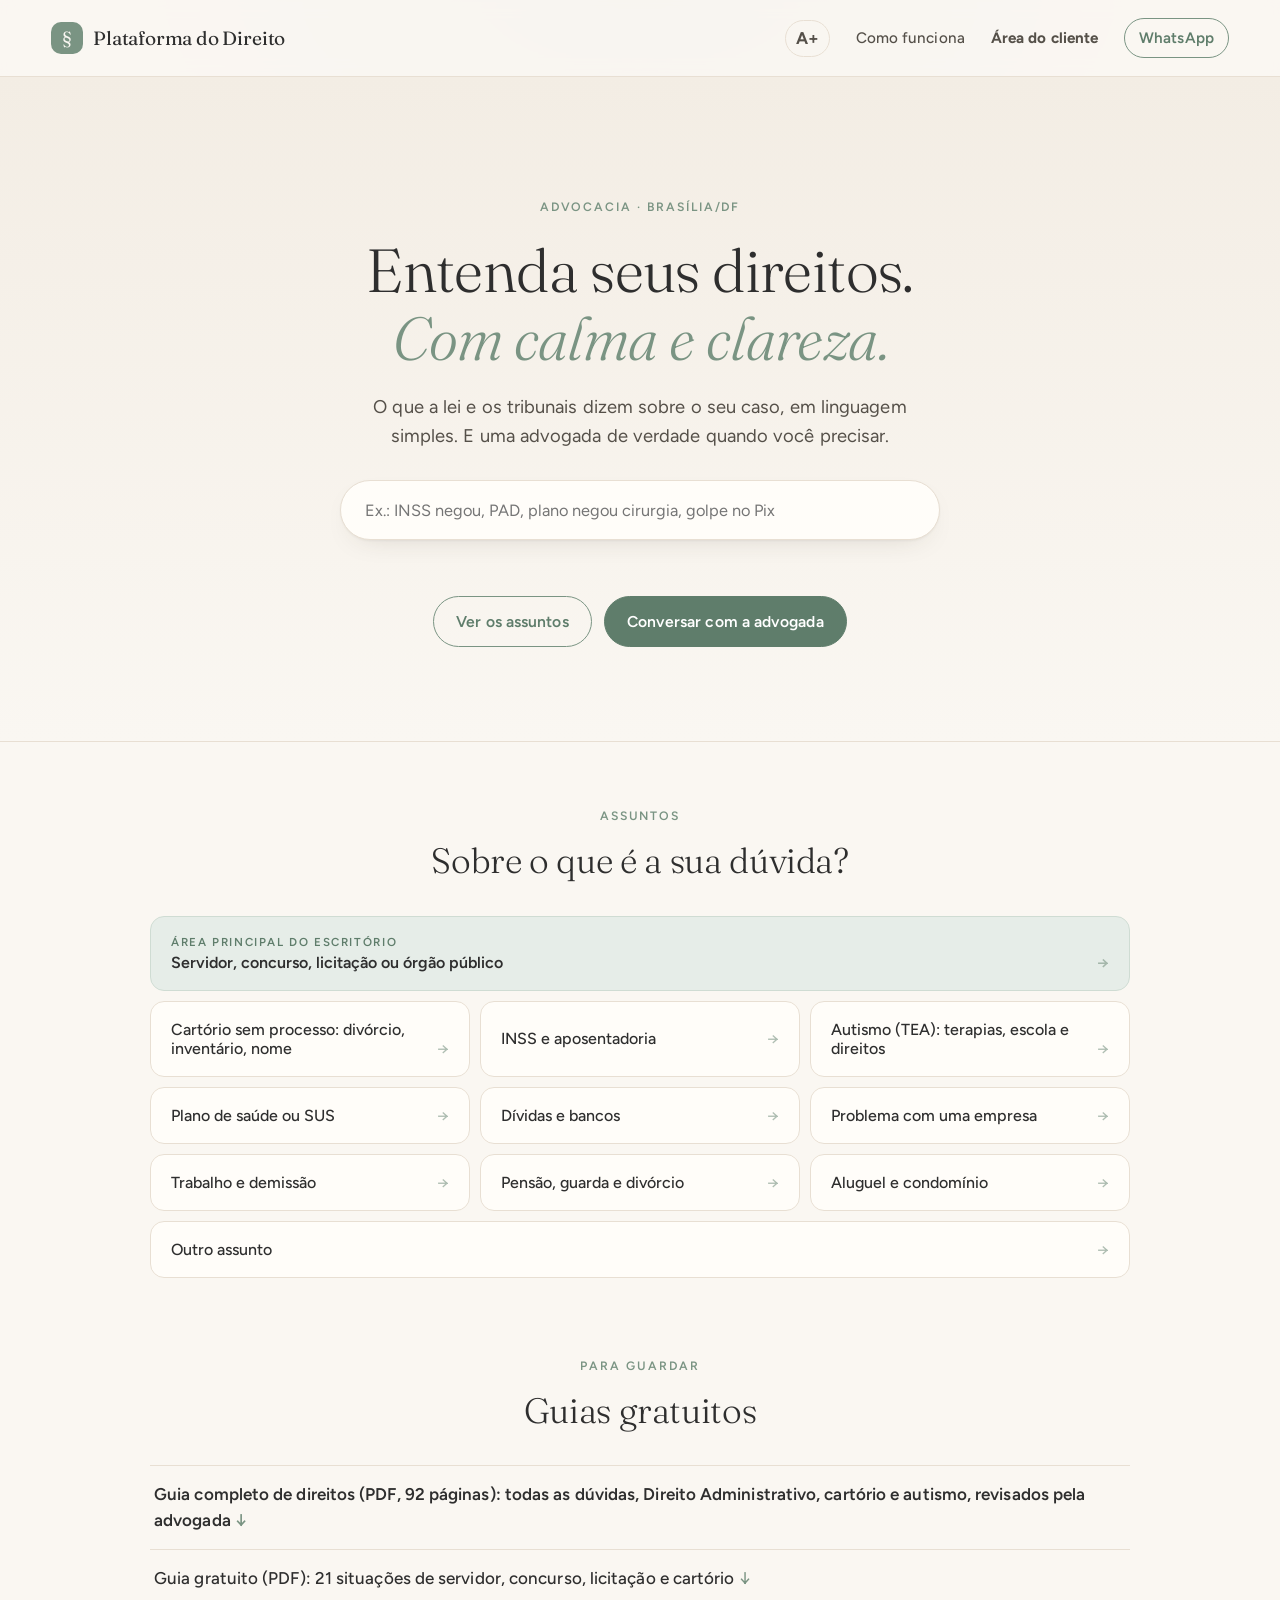
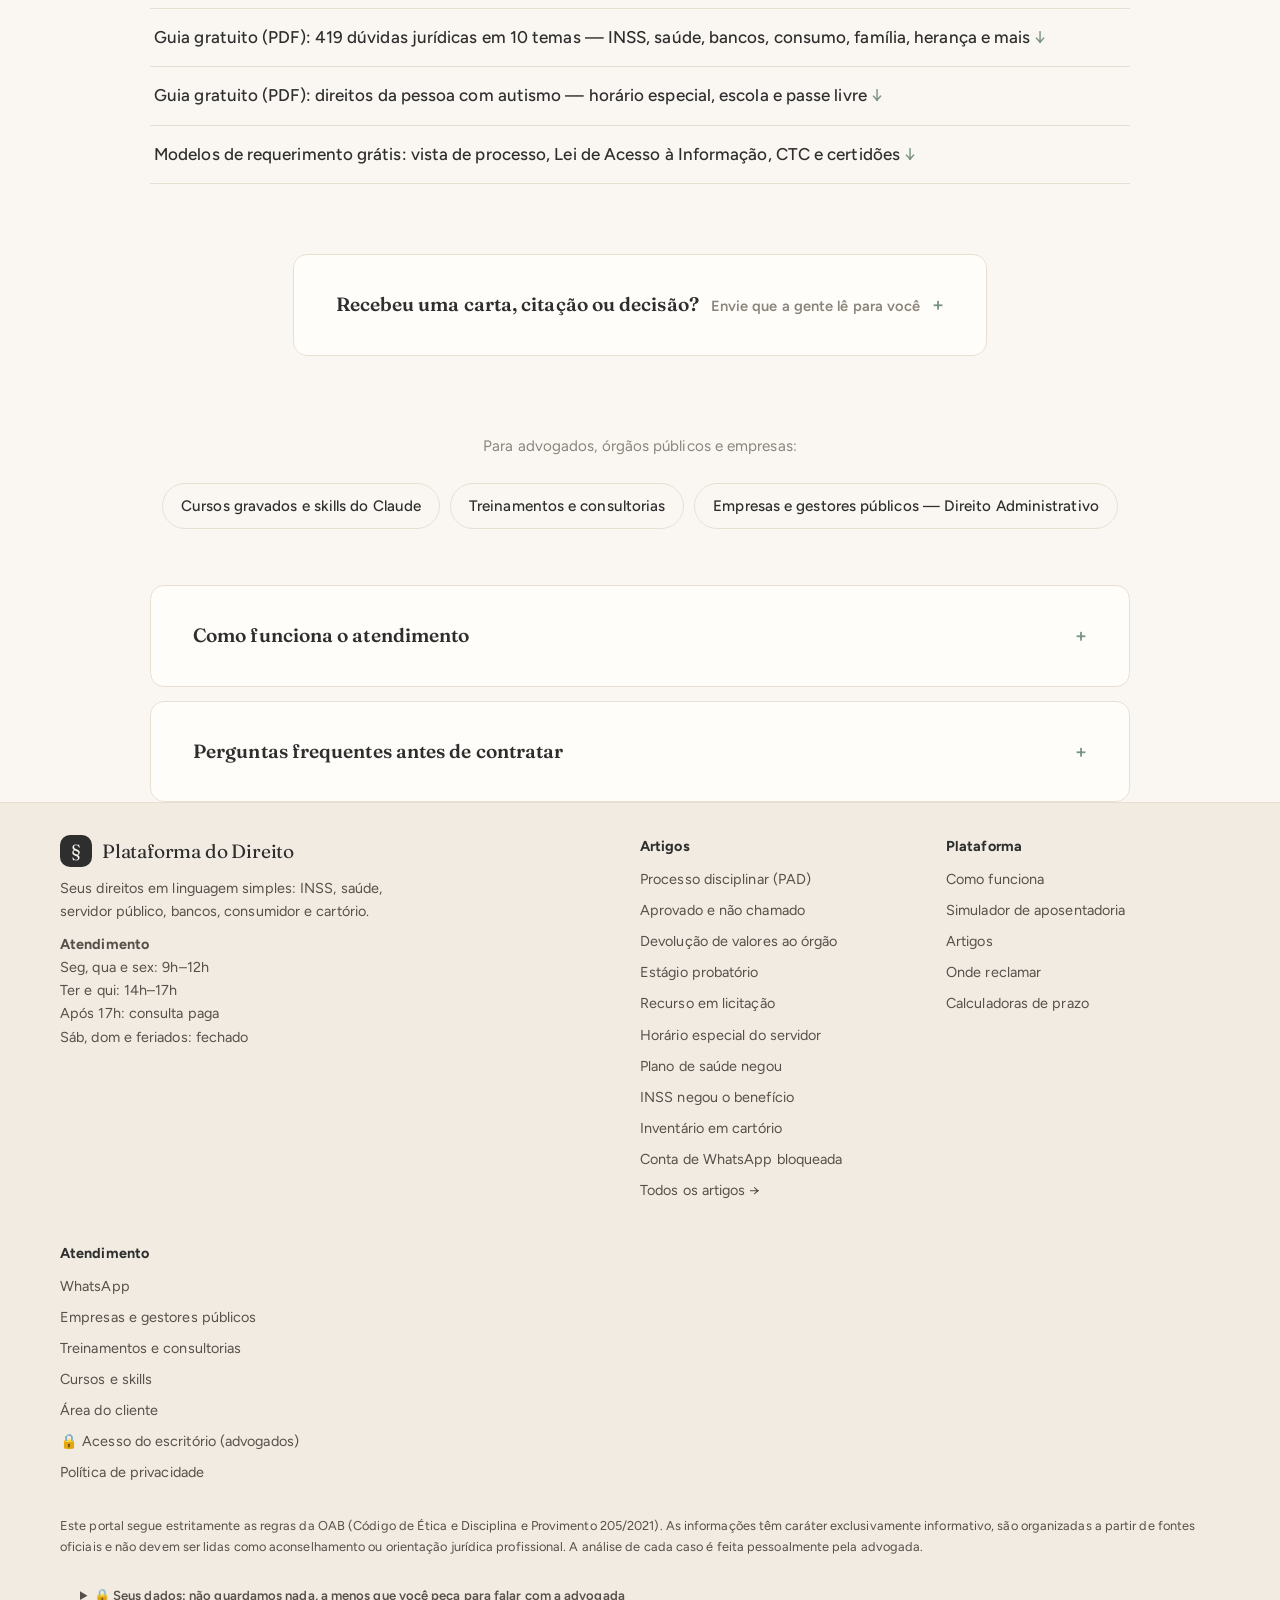
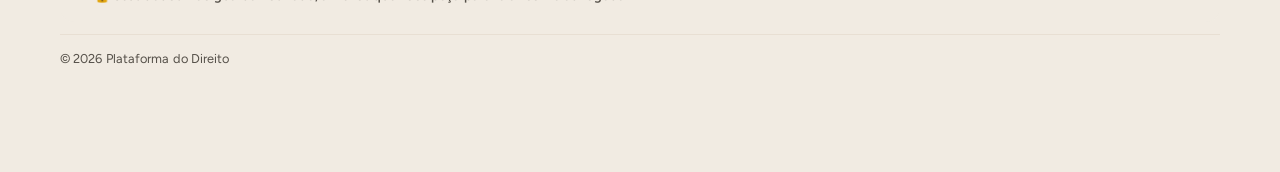
<file: plataforma-direito/index.html>
<!doctype html>
<html lang="pt-BR">
<head>
<meta charset="utf-8">
<meta name="viewport" content="width=device-width, initial-scale=1">
<title>Plataforma do Direito — seus direitos em linguagem simples</title>
<meta name="description" content="Entenda o que a lei e os tribunais dizem sobre INSS, plano de saúde, servidor público, bancos, consumidor e cartório — em linguagem simples. Se precisar, a advogada analisa o seu caso.">
<meta name="theme-color" content="#16224a">
<link rel="canonical" href="https://plataformadodireito.com.br/plataforma-direito/">
<link rel="icon" href="../favicon.svg" type="image/svg+xml">
<meta property="og:type" content="website">
<meta property="og:locale" content="pt_BR">
<meta property="og:site_name" content="Plataforma do Direito">
<meta property="og:title" content="Plataforma do Direito — seus direitos em linguagem simples">
<meta property="og:description" content="INSS, plano de saúde, servidor público, bancos, consumidor e cartório explicados sem juridiquês.">
<meta property="og:url" content="https://plataformadodireito.com.br/">
<meta property="og:image" content="https://plataformadodireito.com.br/compartilhar.png">
<meta property="og:image:width" content="1200"><meta property="og:image:height" content="630">
<meta name="twitter:card" content="summary_large_image">
<link rel="preconnect" href="https://fonts.googleapis.com">
<link rel="stylesheet" href="https://fonts.googleapis.com/css2?family=Bricolage+Grotesque:opsz,wght@12..96,500;12..96,700;12..96,800&family=Fraunces:opsz,wght@9..144,300;9..144,400;9..144,500&family=Figtree:wght@400;500;600&display=swap">
<link rel="stylesheet" href="styles.css">
<link rel="stylesheet" href="visual.css">
</head>
<body>
<header class="topbar">
  <a class="brand" href="#" data-go="home">Plataforma do Direito</a>
  <nav>
        <a href="#" data-go="sobre">Como funciona</a>
        <a href="minha-area/" class="topo-cliente">Área do cliente</a>
        <a href="#" class="btn-wa-sm" data-wa>WhatsApp</a>
      </nav>
</header>

<main>
  <!-- HOME -->
  <section id="view-home" class="view active">
    <div class="h-hero">
      <div class="h-hero-in">
        <p class="eyebrow">Advocacia · Brasília/DF</p>
        <h1>Entenda seus direitos.<br><em>Com calma e clareza.</em></h1>
        <p class="lead">O que a lei e os tribunais dizem sobre o seu caso, em linguagem simples. E uma advogada de verdade quando você precisar.</p>
        <div id="busca-slot"></div>
        <div class="caminhos">
          <a href="#shortcuts" class="caminho caminho-ler" id="ir-temas">Ver os assuntos</a>
          <a href="#" class="caminho caminho-zap" data-wa>Conversar com a advogada</a>
        </div>
      </div>
    </div>

    <div class="hero hero-simples">
        <div class="h-sec-cab"><p class="eyebrow">Assuntos</p><h2>Sobre o que é a sua dúvida?</h2></div>
        <div class="tiles" id="shortcuts">
          <button data-topic="administrativo" class="tile-full tile-destaque"><span aria-hidden="true">🏛️</span>Servidor, concurso, licitação ou órgão público</button>
          <button data-topic="cartorio"><span aria-hidden="true">📄</span>Cartório sem processo: divórcio, inventário, nome</button>
          <button data-topic="previdenciario"><span aria-hidden="true">👵</span>INSS e aposentadoria</button>
          <button data-topic="autismo"><span aria-hidden="true">🧩</span>Autismo (TEA): terapias, escola e direitos</button>
          <button data-topic="saude"><span aria-hidden="true">🩺</span>Plano de saúde ou SUS</button>
          <button id="dividas"><span aria-hidden="true">💳</span>Dívidas e bancos</button>
          <button data-topic="consumidor"><span aria-hidden="true">🏪</span>Problema com uma empresa</button>
          <button data-topic="trabalhista"><span aria-hidden="true">👷</span>Trabalho e demissão</button>
          <button data-topic="familia"><span aria-hidden="true">👨‍👩‍👧</span>Pensão, guarda e divórcio</button>
          <button data-topic="moradia"><span aria-hidden="true">🏠</span>Aluguel e condomínio</button>
          <button id="outro" class="tile-full"><span aria-hidden="true">💬</span>Outro assunto</button>
        </div>
        <form id="start-form" class="composer" hidden>
          <label for="start-text">Conte seu problema com suas palavras</label>
          <textarea id="start-text" rows="3" placeholder="Ex.: Meu plano de saúde negou uma cirurgia que meu médico pediu..."></textarea>
          <div class="composer-bar">
            <span class="privacy">Atendemos qualquer assunto: se não for nossa área, indicamos um colega de confiança. Não informe senhas ou dados bancários.</span>
            <button type="submit" class="btn">Continuar <span aria-hidden="true">→</span></button>
          </div>
        </form>

        <div class="h-sec-cab"><p class="eyebrow">Para guardar</p><h2>Guias gratuitos</h2></div>
        <div class="h-guias">
        <a class="guia-link guia-destaque" href="materiais/guia-completo-de-direitos.pdf" target="_blank" rel="noopener" download>Guia completo de direitos (PDF, 92 páginas): todas as dúvidas, Direito Administrativo, cartório e autismo, revisados pela advogada</a>
        <a class="guia-link" href="materiais/guia-administrativo-e-registro-civil.pdf" target="_blank" rel="noopener" download>Guia gratuito (PDF): 21 situações de servidor, concurso, licitação e cartório</a>
        <a class="guia-link" href="materiais/guia-duvidas-juridicas-por-tema.pdf" target="_blank" rel="noopener" download>Guia gratuito (PDF): 419 dúvidas jurídicas em 10 temas — INSS, saúde, bancos, consumo, família, herança e mais</a>
        <a class="guia-link" href="materiais/direitos-pessoa-com-tea.pdf" target="_blank" rel="noopener" download>Guia gratuito (PDF): direitos da pessoa com autismo — horário especial, escola e passe livre</a>
        </div>
        <details class="h-dobra h-doc"><summary>Recebeu uma carta, citação ou decisão? <span>Envie que a gente lê para você</span></summary>
        <section class="cnis-card doc-card home-doc" id="home-doc">
          <h2>Recebeu carta, citação, notificação ou decisão? Envie que a gente lê</h2>
          <p class="muted">Carta do INSS, negativa do plano de saúde, citação em processo administrativo, notificação ou decisão. <strong>A leitura acontece no seu aparelho: o arquivo não é enviado nem guardado.</strong></p>
          <label class="btn" for="home-doc-file">Escolher PDF</label>
          <input type="file" id="home-doc-file" accept="application/pdf" hidden>
          <details><summary>Prefere colar o texto?</summary><textarea id="home-doc-text" rows="5"></textarea><button class="btn secondary" id="home-doc-paste" type="button">Ler texto</button></details>
          <div id="home-doc-out" aria-live="polite"></div>
        </section>
        </details>

        <p class="h-prof">Para advogados, órgãos públicos e empresas:</p>
        <div class="h-b2b">
        <a href="/plataforma-direito/cursos/" class="b2b-card"><b>Cursos gravados e skills do Claude</b><span>Direito Administrativo na prática e escritório com IA, para advogados, servidores e empresas.</span></a>
        <a href="/plataforma-direito/treinamentos/" class="b2b-card"><b>Treinamentos e consultorias</b><span>Licitações, contratos, PAD, gestão pública e direitos do servidor, para órgãos, empresas e associações.</span></a>
        <a href="#" class="b2b-card" data-go="empresas"><b>Empresas e gestores públicos — Direito Administrativo</b><span>Licitações, contratos públicos, improbidade e controle externo →</span></a>
        </div>
      </div>

      <details class="h-dobra h-largo"><summary>Como funciona o atendimento</summary>
      <section class="jornada" id="como" aria-labelledby="jornada-tit">
        <p class="eyebrow">Do primeiro contato à solução</p>
        <h2 id="jornada-tit">Como funciona o atendimento</h2>
        <ol class="jornada-passos">
          <li><span class="j-num">1</span><div><h3>Você conta ou lê sobre o seu caso</h3><p>Pelo site, no seu ritmo, ou direto no WhatsApp. Sem cadastro.</p></div></li>
          <li><span class="j-num">2</span><div><h3>Conversa com a advogada</h3><p>Ela entende os detalhes, olha os documentos e explica com clareza quais são os caminhos possíveis — inclusive quando não vale a pena entrar com ação.</p></div></li>
          <li><span class="j-num">3</span><div><h3>Proposta por escrito</h3><p>Antes de qualquer serviço, você recebe a proposta de honorários por escrito, sem surpresas. Só segue se quiser.</p></div></li>
          <li><span class="j-num">4</span><div><h3>Contrato, procuração e agendamento</h3><p>A assinatura é feita pelo gov.br, de graça e com validade jurídica, e os documentos vão pelo celular. Depois do pagamento da entrada ou da consulta, você agenda a conversa com a advogada — <b>o caso só começa a andar depois dessa conversa</b>.</p></div></li>
          <li><span class="j-num">5</span><div><h3>Acompanhe tudo na sua área</h3><p>Um link só seu mostra a etapa do caso, o processo explicado em palavras simples, a agenda, os pagamentos com recibos e a conversa com a advogada.</p></div></li>
        </ol>
        <div class="jornada-acoes"><a href="#" class="btn btn-wa" data-wa>Começar pelo WhatsApp</a><a href="#shortcuts" class="btn secondary" id="ir-temas2">Ler sobre o meu caso</a></div>
      </section>
      </details>

      <details class="h-dobra h-largo"><summary>Perguntas frequentes antes de contratar</summary>
      <section class="antes" aria-labelledby="antes-tit">
        <p class="eyebrow">Antes de contratar</p>
        <h2 id="antes-tit">Perguntas que todo mundo faz</h2>
        <details class="duvida"><summary>Preciso ir ao escritório?</summary><p>Na maioria dos casos, não. A conversa pode ser por WhatsApp ou videochamada, os documentos são enviados pelo celular e a assinatura é feita pelo gov.br.</p></details>
        <details class="duvida"><summary>Como sei quanto vou pagar?</summary><p>Os honorários são combinados por escrito antes de qualquer serviço, seguindo a tabela de honorários da OAB. Nada é cobrado sem o seu acordo.</p></details>
        <details class="duvida"><summary>Já mandei os documentos e assinei o contrato. Meu caso já começou?</summary><p>Mesmo com os documentos enviados e o contrato assinado, o caso só começa a andar depois da conversa com a advogada, que é agendada após o pagamento da entrada ou da consulta. Assim a advogada confirma com você os detalhes antes de qualquer medida.</p></details>
        <details class="duvida"><summary>A advogada garante que vou ganhar?</summary><p>Nenhum advogado pode prometer resultado — e desconfie de quem promete. O que você recebe é uma análise honesta das chances e dos riscos, e o acompanhamento de perto em cada etapa.</p></details>
        <details class="duvida"><summary>Como vou saber o que está acontecendo no meu processo?</summary><p>Pela sua área do cliente, que mostra cada novidade explicada em palavras simples, e pela conversa direta com a advogada. Você também recebe aviso quando houver novidade.</p></details>
        <details class="duvida"><summary>Meus dados ficam seguros?</summary><p>Sim. Seus dados são protegidos pelo sigilo profissional e pela LGPD, usados só para o seu caso e nunca compartilhados. Veja a <a href="privacidade/">política de privacidade</a>.</p></details>
        <details class="duvida"><summary>Quanto tempo demora um processo?</summary><p>Depende do tipo de caso, do órgão ou da vara e de haver recurso. Pedidos urgentes (liminares) costumam ser analisados em dias; o processo inteiro pode levar meses ou anos. A advogada dá uma estimativa realista no seu caso — sem promessas.</p></details>
        <details class="duvida"><summary>O que é liminar?</summary><p>É uma decisão rápida do juiz, no começo do processo, para evitar um prejuízo que não pode esperar (por exemplo, garantir uma cirurgia). Ela pode ser revista depois, na decisão final.</p></details>
        <details class="duvida"><summary>O que é justiça gratuita e quem tem direito?</summary><p>É a dispensa das custas do processo para quem não pode pagá-las sem prejudicar o próprio sustento. É pedida com uma declaração e, se necessário, comprovantes de renda e despesas. Ela não cobre os honorários do seu advogado, que são combinados à parte.</p></details>
        <details class="duvida"><summary>Se eu perder, tenho que pagar alguma coisa?</summary><p>Quem perde pode ser condenado a pagar custas e honorários do advogado da outra parte (sucumbência). Com justiça gratuita, essa cobrança fica suspensa. Nos Juizados Especiais, em regra, não há esse custo no primeiro grau.</p></details>
        <details class="duvida"><summary>A audiência pode ser online?</summary><p>Muitas audiências hoje são por videochamada. Quando for presencial, você é avisado com antecedência e a advogada orienta como se preparar.</p></details>
        <details class="duvida"><summary>Posso trocar de advogado no meio do processo?</summary><p>Pode, a qualquer momento. Basta outorgar procuração ao novo advogado e acertar os honorários do trabalho já feito, conforme o contrato.</p></details>
        <details class="duvida"><summary>E se o meu assunto não for da área do escritório?</summary><p>A advogada avisa com franqueza e, com a sua autorização, indica um colega de confiança.</p></details>
      </section>
      </details>

      <section class="porque" aria-labelledby="porque-tit">
        <p class="eyebrow">Por que usar a Plataforma</p>
        <h2 id="porque-tit">Informação séria, explicada de um jeito que dá para entender</h2>
        <div class="porque-grid">
          <div><span class="porque-ico" aria-hidden="true">🗣️</span><h3>Sem juridiquês</h3><p>Cada assunto explicado em português claro, com o que fazer, quais documentos juntar e qual o prazo.</p></div>
          <div><span class="porque-ico" aria-hidden="true">📚</span><h3>Fontes oficiais</h3><p>As informações vêm da lei, dos órgãos públicos e dos tribunais, com o link para você conferir.</p></div>
          <div><span class="porque-ico" aria-hidden="true">🔒</span><h3>Seus dados protegidos</h3><p>Nada é guardado enquanto você navega. Documentos são lidos no seu próprio aparelho.</p></div>
          <div><span class="porque-ico" aria-hidden="true">⚖️</span><h3>Advogada de verdade</h3><p>Quando o caso pede, quem analisa é a advogada, com o seu caso já organizado. Você não repete a história.</p></div>
        </div>
      </section>

      <div class="extras">
        <h2>Ferramentas</h2>
        <div class="extras-grid dois">
          <a href="/simulador/"><span aria-hidden="true">📊</span><strong>Simulador de aposentadoria</strong><small>Veja quando e com quanto você pode se aposentar.</small></a>
          <a href="#" data-go="guia"><span aria-hidden="true">🧭</span><strong>Onde reclamar e como consultar</strong><small>Procon, consumidor.gov, Banco Central, agências, Registrato.</small></a>
          <a href="#" data-go="calculadoras"><span aria-hidden="true">📅</span><strong>Calculadoras de prazo</strong><small>Prazo do processo e prescrição penal.</small></a>
        </div>
      </div>
    </section>

    <!-- TRIAGEM -->
  <section id="view-chat" class="view">
    <div class="chat-layout">
      <div class="chat">
        <div id="messages" class="messages"></div>
        <p class="qcount muted small" id="qcount"></p>
          <div id="answers" class="answers"></div>
          <p class="chat-extra"><button type="button" class="linkbtn" id="voltar" hidden>← Voltar</button> <a href="#" data-wa>Prefere falar com uma pessoa? Chame no WhatsApp</a></p>
      </div>
      <aside class="progress" aria-label="Seu atendimento">
        <h4>Seu atendimento</h4>
        <ol id="steps">
          <li data-step="0">Problema informado</li>
          <li data-step="1">Entendendo sua situação</li>
          <li data-step="2">Informações gerais</li>
          <li data-step="3">Próximos passos</li>
        </ol>
      </aside>
    </div>
  </section>

  <!-- RESULTADO -->
  <section id="view-result" class="view">
    <div class="narrow" id="result"></div>
  </section>

  <!-- TRANSIÇÃO PARA ADVOGADO -->
  <section id="view-lawyer" class="view">
    <div class="narrow">
      <h1>Já organizamos seu caso.</h1>
      <p class="lead">Você não precisa contar tudo outra vez.</p>
      <ul class="checks" id="case-summary"></ul>
      <a href="#" class="btn btn-wa" data-wa>Enviar meu caso pelo WhatsApp</a>
        <h2>Ou peça sua consulta por aqui</h2>
      <form class="card lead-form" id="lead-form" name="contato-advogado" method="POST" data-netlify="true" netlify-honeypot="empresa-site">
        <input type="hidden" name="form-name" value="contato-advogado">
        <input type="hidden" name="area" id="f-area">
        <input type="hidden" name="resumo" id="f-resumo">
        <input type="hidden" name="codigo" id="f-codigo">
        <input type="hidden" name="protocolo" id="f-protocolo">
        <input type="hidden" name="pacote" id="f-pacote">
        <p hidden><label>Não preencha: <input name="empresa-site"></label></p>
        <label for="f-nome">Nome</label>
        <input id="f-nome" name="nome" required autocomplete="name">
        <label for="f-tel">WhatsApp ou telefone</label>
        <input id="f-tel" name="telefone" type="tel" required autocomplete="tel">
        <label for="f-periodo">Melhor período para a consulta online</label>
        <select id="f-periodo" name="periodo"><option>Manhã</option><option>Tarde</option><option>Noite</option></select>
        <label for="f-docs">Documentos do caso <span class="muted small">(opcional — PDF ou fotos, até 8 arquivos de 10 MB)</span></label>
        <input id="f-docs" type="file" multiple accept="application/pdf,image/*">
        <p class="muted small" id="f-docs-info">Carta do INSS, negativa do plano, contrato, laudos… Ficam guardados com segurança só até a advogada analisar o seu pedido, e são apagados em no máximo 60 dias.</p>
        <label class="consent"><input type="checkbox" id="f-lgpd" name="consentimento" value="sim" required>
          Autorizo o envio do meu relato, das minhas respostas, dos dados lidos e dos documentos que eu anexar à advogada, só para o contato e a preparação do atendimento. Os documentos ficam guardados até a análise do pedido (no máximo 60 dias). Posso pedir que sejam apagados a qualquer momento.</label>
        <label class="consent"><input type="checkbox" id="f-lembrete" name="lembrete" value="sim">
          Se eu não responder ao contato, aceito receber <strong>um único lembrete</strong> pelo WhatsApp. (Opcional)</label>
        <p class="muted small">Nenhum serviço é iniciado antes da assinatura do contrato de honorários e da procuração. Se você não contratar, seus dados são apagados em até 90 dias.</p>
        <button class="btn" type="submit" id="f-send">Enviar e agendar →</button>
        <p class="muted small" id="f-msg">Retornamos em até 1 dia útil com as opções de horário.</p>
        <p class="muted small">🕘 Atendimento: Segunda, quarta e sexta, das 9h às 12h; terça e quinta, das 14h às 17h. Depois das 17h, só com consulta paga. Não atendemos aos sábados, domingos e feriados.</p>
      </form>
    </div>
  </section>

  <!-- EMPRESAS E GESTORES -->
  <section id="view-calculadoras" class="view">
    <div class="b2b">
      <p class="eyebrow">Ferramentas</p>
      <h1>Calculadoras jurídicas</h1>
      <p class="muted">Confira quando vence um prazo do seu processo ou se um crime já pode estar prescrito. O cálculo é feito no seu aparelho; nada é enviado.</p>
      <p class="calc-sub" style="margin-top:8px">Área cível</p>
      <div class="calc-abas"><button class="on" data-calc="civel">Prazo cível, trabalhista e Juizado</button></div>
      <p class="calc-sub" style="margin-top:12px">Área penal</p>
      <div class="calc-abas"><button data-calc="penal">Prazo penal</button><button data-calc="prescricao">Prescrição penal</button></div>
      <div class="card calc-painel" id="calc-civel" style="margin-top:16px"></div>
      <div class="card calc-painel" id="calc-penal" style="margin-top:16px" hidden></div>
      <div class="card calc-painel" id="calc-prescricao" style="margin-top:16px" hidden></div>
      <div class="card decision" style="margin-top:16px"><h2>Ficou com dúvida sobre o resultado?</h2><p class="muted">Prazo perdido e prescrição mudam o rumo do caso. A advogada pode conferir para você.</p>
        <div class="actions"><button class="btn" id="calc-advogado">Falar com a advogada</button></div></div>
    </div>
  </section>

  <section id="view-empresas" class="view">
    <div class="b2b">
      <p class="eyebrow">Plataforma do Direito · Empresas e Gestores</p>
      <h1>Direito Administrativo para empresas e gestores públicos</h1>
      <p class="lead">Licitações e contratos, Tribunal de Contas, improbidade, processos sancionadores e servidores. A análise é feita pela advogada, com apoio de um método próprio de organização: 3.292 regras de Direito Administrativo, em 28 domínios, cada uma ligada à sua fonte legal.</p>
      <div class="tools">
        <article class="tool">
          <h3>Licitações e contratos</h3>
          <p>Impugnação de edital, recursos, contratação direta, reequilíbrio econômico-financeiro, execução contratual e sanções da Lei 14.133/2021.</p>
        </article>
        <article class="tool">
          <h3>Tribunal de Contas</h3>
          <p>Defesa em tomada de contas especial, contas julgadas irregulares, imputação de débito e multas do TCU e do TCDF.</p>
        </article>
        <article class="tool">
          <h3>Improbidade e responsabilização</h3>
          <p>Defesa em ação de improbidade (Lei 8.429/1992, com as mudanças de 2021), processo de responsabilização de empresas (Lei 12.846/2013) e acordos.</p>
        </article>
        <article class="tool">
          <h3>Servidores e processo disciplinar</h3>
          <p>Defesa em PAD e sindicância, direitos funcionais, concursos e atos de remoção, demissão ou cassação.</p>
        </article>
      </div>
      <div class="card metodo">
        <h2>Como a análise é organizada</h2>
        <ol>
          <li><strong>Fatos separados de alegações:</strong> o que está comprovado, o que é só alegado, o que é hipótese e o que é contestado nunca se misturam.</li>
          <li><strong>Regras com fonte:</strong> cada ponto de análise aponta a lei, o artigo ou a decisão de onde vem.</li>
          <li><strong>Lacunas e perguntas:</strong> o que falta esclarecer aparece como pergunta, antes de qualquer conclusão.</li>
        </ol>
        <p class="muted small">O método organiza a informação; a avaliação jurídica é sempre feita pessoalmente pela advogada.</p>
        <p class="small"><a href="/plataforma-direito/treinamentos/">Também oferecemos treinamentos e consultorias para equipes →</a></p>
        <div class="actions"><button class="btn" data-tool="Atendimento — empresas e gestores">Falar com a advogada</button><a href="#" class="btn btn-wa" data-wa>WhatsApp</a></div>
      </div>
      <form class="card lead-form" id="b2b-form" name="interesse-empresas" method="POST" data-netlify="true" netlify-honeypot="empresa-site" hidden>
        <input type="hidden" name="form-name" value="interesse-empresas">
        <input type="hidden" name="ferramenta" id="b2b-tool">
        <p hidden><label>Não preencha: <input name="empresa-site"></label></p>
        <h3 id="b2b-title">Falar com a advogada</h3>
        <label for="b2b-nome">Nome</label><input id="b2b-nome" name="nome" required autocomplete="name">
        <label for="b2b-tel">WhatsApp ou telefone</label><input id="b2b-tel" name="telefone" type="tel" required autocomplete="tel">
        <label for="b2b-email">E-mail (opcional)</label><input id="b2b-email" name="email" type="email" autocomplete="email">
        <label for="b2b-org">Empresa ou órgão</label><input id="b2b-org" name="organizacao">
        <label for="b2b-perfil">Você é</label>
        <select id="b2b-perfil" name="perfil"><option>Empresa que licita</option><option>Gestor(a) público(a)</option><option>Servidor(a)</option><option>Advogado(a)</option><option>Outro</option></select>
        <label for="b2b-assunto">Assunto (em poucas palavras)</label><textarea id="b2b-assunto" name="assunto" rows="3" placeholder="Ex.: recebemos notificação do TCU para defesa em tomada de contas especial"></textarea>
        <label class="consent"><input type="checkbox" name="consentimento" value="sim" required> Autorizo o envio destes dados à advogada, só para o contato e a preparação do atendimento. Posso pedir que sejam apagados a qualquer momento.</label>
        <p class="muted small">Nenhum serviço é iniciado antes da assinatura do contrato de honorários e da procuração.</p>
        <button class="btn" type="submit" id="b2b-send">Enviar</button>
        <p class="muted small" id="b2b-msg"></p>
      </form>
      <p class="muted small">Conteúdo de licitações e contratos: <a href="https://www.codex14133.com.br" target="_blank" rel="noopener">Codex 14133</a>.</p>
    </div>
  </section>

  <!-- GUIA: ONDE RECLAMAR E COMO CONSULTAR -->
    <section id="view-guia" class="view">
      <div class="narrow guia">
        <p class="eyebrow">Guia prático</p>
        <h1>Onde reclamar e como consultar</h1>
        <p class="lead">Quem faz o quê, na ordem certa — e ferramentas oficiais e gratuitas para descobrir o que está no seu nome.</p>

        <h2>A ordem que costuma funcionar</h2>
        <ol>
          <li><strong>A própria empresa (SAC):</strong> reclame por escrito e anote o protocolo.</li>
          <li><strong>Ouvidoria da empresa:</strong> se o SAC não resolver. Nos bancos, a ouvidoria tem até 10 dias úteis para responder (Resolução CMN 4.860/2020).</li>
          <li><strong>consumidor.gov.br ou Procon:</strong> canais públicos de reclamação (veja abaixo).</li>
          <li><strong>Agência reguladora do setor:</strong> fiscaliza a empresa e, em alguns setores, intermedeia a solução.</li>
          <li><strong>Justiça:</strong> Juizado Especial Cível, sem advogado até 20 salários mínimos e com advogado até 40 (Lei 9.099/1995) — ou a Justiça comum.</li>
        </ol>
        <p class="small muted">Guarde sempre: protocolos, prints, e-mails, notas e comprovantes. São eles que provam o seu caso.</p>

        <h2>Quem faz o quê</h2>
        <div class="orgaos"><div class="orgao"><h3>consumidor.gov.br</h3><p>Reclamar contra empresas cadastradas (bancos, telefonia, companhias aéreas, lojas, seguradoras). A empresa responde em até 10 dias.</p><p class="small muted">Como: Site ou app, com conta gov.br</p></div><div class="orgao"><h3>Procon</h3><p>Atendimento ao consumidor do seu estado ou cidade: pode chamar a empresa para audiência e aplicar multa.</p><p class="small muted">Como: Site, app ou presencial (no DF: Procon-DF)</p></div><div class="orgao"><h3>Banco Central</h3><p>Reclamar de banco, cartão, Pix, financeira. O BC fiscaliza e cobra explicações da instituição — mas não decide o seu caso individual nem devolve dinheiro.</p><p class="small muted">Como: Site do Banco Central (Meu BC) ou 145</p></div><div class="orgao"><h3>ANS</h3><p>Planos de saúde. A reclamação (NIP) obriga a operadora a responder em prazo curto.</p><p class="small muted">Como: Site da ANS ou 0800 701 9656</p></div><div class="orgao"><h3>Anatel</h3><p>Telefone, internet e TV por assinatura.</p><p class="small muted">Como: Site, app Anatel Consumidor ou 1331</p></div><div class="orgao"><h3>ANEEL</h3><p>Energia elétrica — depois de reclamar na distribuidora e na ouvidoria dela.</p><p class="small muted">Como: Site da ANEEL ou 167</p></div><div class="orgao"><h3>ANAC</h3><p>Companhias aéreas. As reclamações de passageiros são feitas pelo consumidor.gov.br.</p><p class="small muted">Como: consumidor.gov.br</p></div><div class="orgao"><h3>Susep</h3><p>Seguros, previdência privada e capitalização.</p><p class="small muted">Como: consumidor.gov.br e site da Susep</p></div><div class="orgao"><h3>INSS</h3><p>Benefícios, descontos, perícias.</p><p class="small muted">Como: Meu INSS, 135 e Ouvidoria do INSS</p></div><div class="orgao"><h3>Fala.BR</h3><p>Ouvidoria de órgãos públicos federais: reclamação, denúncia e pedido de informação (Lei de Acesso à Informação).</p><p class="small muted">Como: falabr.cgu.gov.br</p></div></div>

        <h2>Registrato: veja o que está no seu nome no sistema financeiro</h2>
        <p><strong>O que é:</strong> um serviço gratuito do Banco Central que mostra relatórios sobre você no sistema financeiro.</p>
        <ul>
          <li><strong>Empréstimos e financiamentos:</strong> todas as dívidas em seu nome em bancos e financeiras.</li>
          <li><strong>Contas e relacionamentos:</strong> em quais bancos você tem conta ou outro vínculo.</li>
          <li><strong>Chaves Pix:</strong> as chaves cadastradas no seu CPF.</li>
          <li><strong>Cheques sem fundo e operações de câmbio</strong>, se houver.</li>
        </ul>
        <p><strong>Quando é útil:</strong> desconfia de empréstimo ou consignado que não fez; quer saber se abriram conta no seu nome; foi vítima de golpe; vai negociar dívidas (superendividamento) e precisa da lista completa; quer conferir chaves Pix desconhecidas.</p>
        <p><strong>Como consultar:</strong> acesse o Registrato pelo site do Banco Central e entre com a sua conta gov.br (nível prata ou ouro). Os relatórios saem na hora e podem ser salvos em PDF — servem como prova.</p>

        <h2>Valores a Receber: dinheiro esquecido em bancos</h2>
        <p>Outro serviço gratuito do Banco Central mostra se você (ou alguém da família que faleceu) tem dinheiro esquecido em bancos, consórcios ou financeiras. A consulta e o pedido são feitos com a conta gov.br.</p>
        <p class="warn-text"><strong>Atenção a golpes:</strong> o Banco Central não liga, não manda link e não cobra nada por esses serviços. Acesse sempre digitando o endereço oficial.</p>

        <div class="card decision" style="margin-top:20px"><h2>Precisa de ajuda com o seu caso?</h2>
          <p class="muted">Se a reclamação não resolveu, a advogada pode analisar o caminho na Justiça.</p>
          <div class="actions"><a href="#" class="btn btn-wa" data-wa>Falar no WhatsApp</a></div></div>
        <p class="small muted">Informações gerais, conferidas em fontes oficiais em outubro de 2026. Canais e telefones podem mudar: confira no site de cada órgão.</p>
        <p><a href="#" data-go="home">← Voltar ao início</a></p>
      </div>
    </section>

    <!-- COMO FUNCIONA ESTE PORTAL -->
    <section id="view-sobre" class="view">
      <div class="narrow">
        <p class="eyebrow">Transparência</p>
        <h1>Como funciona este portal</h1>
        <h2>Quem está por trás</h2>
        <p>Uma advogada inscrita na OAB/DF. O portal organiza informações gerais sobre a lei; a análise de cada caso é feita pessoalmente por ela, só quando você pede.</p>
        <h2>De onde vêm as informações</h2>
        <p>Da lei, de resoluções oficiais (ANS, INSS, CNJ) e de decisões dos tribunais superiores (STF e STJ), sempre com a fonte indicada. Cada página mostra quando as fontes foram conferidas e se já passou pela revisão da advogada. O que ainda não foi conferido não é publicado.</p>
        <h2>O que o portal não faz</h2>
        <ul>
          <li>Não dá orientação jurídica sobre o seu caso: mostra o que a lei e os tribunais dizem, e a avaliação fica com a advogada.</li>
          <li>Não usa inteligência artificial para responder: as informações são textos escritos e conferidos com antecedência. Quando há leitura automática do seu relato, ela só organiza o que você contou e escolhe, entre esses textos, os que se relacionam com o seu caso.</li>
          <li>Não inicia nenhum serviço antes da assinatura do contrato de honorários e da procuração.</li>
          <li>Não promete resultado, não oferece vantagens para contratar e não faz comparação com outros profissionais.</li>
        </ul>
        <h2>Leitura de documentos</h2>
        <p>Quando você envia um PDF, a leitura é automática e acontece no seu próprio aparelho: o arquivo não é enviado nem guardado. O portal só organiza os dados que encontrou.</p>
        <h2>Seus dados</h2>
        <p>Nada é guardado enquanto você navega. Só quando você pede para falar com a advogada e autoriza, seu relato e suas respostas são enviados a ela. Você pode pedir a exclusão a qualquer momento. Se não houver contratação, os dados são apagados em até 90 dias. Não enviamos propaganda nem newsletter: no máximo um lembrete, e só se você autorizar.</p>
        <h2>Regras que seguimos</h2>
        <p>Código de Ética e Disciplina da OAB e Provimento 205/2021 (publicidade na advocacia), e a Lei Geral de Proteção de Dados (Lei 13.709/2018).</p>
        <h2>Encontrou algum erro?</h2>
        <p>Toda página tem o link “Encontrou algo desatualizado? Avise”. A correção é analisada pela advogada.</p>
        <p><a href="#" data-go="home">← Voltar ao início</a></p>
      </div>
    </section>

    <!-- CONFIRMAÇÃO DO PEDIDO -->
    <section id="view-area" class="view">
      <div class="narrow">
        <p class="eyebrow">Pedido recebido</p>
        <h1>Pronto! Seu caso chegou à advogada.</h1>
        <div class="card">
          <p class="muted small">Assunto</p>
          <h3 id="area-title"></h3>
          <p class="muted small" style="margin-top:12px">Seu protocolo</p>
          <h3 id="area-protocolo"></h3>
          <p class="muted">Guarde este número. Retornamos pelo WhatsApp em até 1 dia útil para entender seu caso e explicar como funciona o atendimento e os honorários.</p>
          <p class="muted small">Nenhum serviço é iniciado antes da assinatura do contrato de honorários e da procuração.</p>
        </div>
        <div class="card">
          <h3>Como seguimos daqui</h3>
          <ol class="small" style="margin:0;padding-left:20px;display:grid;gap:6px">
            <li>A advogada analisa o que você enviou e entra em contato.</li>
            <li>Você recebe a proposta por escrito numa área só sua, onde pode aceitar com um toque.</li>
            <li>Você assina o contrato e a procuração pelo gov.br e envia os documentos pelo celular.</li>
            <li><b>Após o pagamento da entrada ou da consulta, você agenda a conversa com a advogada.</b></li>
          </ol>
          <p class="rt-aviso small" style="margin:10px 0 0">⚠️ Mesmo com os documentos enviados e o contrato assinado, o caso só começa a andar depois dessa conversa.</p>
        </div>
        <div class="card">
          <h3>Quer adiantar?</h3>
          <p class="muted">Mande uma mensagem agora — seu resumo e o protocolo já vão escritos.</p>
          <a href="#" class="btn btn-wa" data-wa>Falar no WhatsApp agora</a>
        </div>
        <p><a href="#" data-go="home">← Voltar ao início</a></p>
      </div>
    </section>
</main>

<a href="#" class="wa-float" data-wa aria-label="Falar no WhatsApp"><svg viewBox="0 0 24 24" aria-hidden="true"><path d="M12 2a10 10 0 0 0-8.6 15.1L2 22l5-1.3A10 10 0 1 0 12 2zm5.3 14.1c-.2.6-1.3 1.2-1.8 1.2-.5.1-1 .2-3.4-.7-2.8-1.1-4.6-4-4.8-4.2-.1-.2-1.1-1.5-1.1-2.9s.7-2 1-2.3c.3-.3.6-.3.8-.3h.6c.2 0 .4 0 .6.5l.9 2.1c.1.2.1.4 0 .5l-.4.6-.4.4c-.1.2-.3.3-.1.6.2.3.8 1.3 1.7 2.1 1.2 1 2.1 1.3 2.4 1.5.3.1.5.1.7-.1l.9-1.1c.2-.3.4-.2.7-.1l2 1c.3.1.5.2.5.3.1.2.1.7-.1 1.3z"/></svg></a>
  <footer class="foot">
    <div class="foot-cols">
      <div class="foot-marca"><span class="brand">Plataforma do Direito</span><p>Seus direitos em linguagem simples: INSS, saúde, servidor público, bancos, consumidor e cartório.</p><p class="small"><strong>Atendimento</strong><br>Seg, qua e sex: 9h–12h<br>Ter e qui: 14h–17h<br>Após 17h: consulta paga<br>Sáb, dom e feriados: fechado</p></div>
      <div><h4>Artigos</h4><a href="/plataforma-direito/s/pad-prazo/">Processo disciplinar (PAD)</a><a href="/plataforma-direito/s/concurso-vagas/">Aprovado e não chamado</a><a href="/plataforma-direito/s/reposicao-erario/">Devolução de valores ao órgão</a><a href="/plataforma-direito/s/estagio-probatorio/">Estágio probatório</a><a href="/plataforma-direito/s/licitacao-recurso/">Recurso em licitação</a><a href="/plataforma-direito/s/tea-servidor-horario/">Horário especial do servidor</a><a href="/plataforma-direito/s/plano-negou/">Plano de saúde negou</a><a href="/plataforma-direito/s/indeferido/">INSS negou o benefício</a><a href="/plataforma-direito/s/inventario-cartorio/">Inventário em cartório</a><a href="/plataforma-direito/s/perda-conta/">Conta de WhatsApp bloqueada</a><a href="/plataforma-direito/s/">Todos os artigos →</a></div>
      <div><h4>Plataforma</h4><a href="#" data-go="sobre">Como funciona</a><a href="/simulador/">Simulador de aposentadoria</a><a href="/plataforma-direito/s/">Artigos</a><a href="#" data-go="guia">Onde reclamar</a><a href="#" data-go="calculadoras">Calculadoras de prazo</a></div>
      <div><h4>Atendimento</h4><a href="#" data-wa>WhatsApp</a><a href="#" data-go="empresas">Empresas e gestores públicos</a><a href="/plataforma-direito/treinamentos/">Treinamentos e consultorias</a><a href="/plataforma-direito/cursos/">Cursos e skills</a><a href="minha-area/">Área do cliente</a><a href="escritorio/" rel="nofollow">🔒 Acesso do escritório (advogados)</a><a href="privacidade/">Política de privacidade</a></div>
    </div>
    <p class="foot-aviso">Este portal segue estritamente as regras da OAB (Código de Ética e Disciplina e Provimento 205/2021). As informações têm caráter exclusivamente informativo, são organizadas a partir de fontes oficiais e não devem ser lidas como aconselhamento ou orientação jurídica profissional. A análise de cada caso é feita pessoalmente pela advogada.</p>
    <details class="privacidade"><summary>🔒 Seus dados: não guardamos nada, a menos que você peça para falar com a advogada</summary>
      <ul>
        <li><strong>Navegar, ler informações e responder perguntas</strong>: nada é salvo nem enviado. Ao fechar a página, tudo some.</li>
        <li><strong>Quando você conta a sua história</strong>: o texto é lido por um sistema de inteligência artificial (Anthropic) só para organizar os fatos e apontar as informações que se relacionam com eles. Não guardamos o texto, e a leitura não é análise jurídica: quem avalia o caso é a advogada. Evite escrever CPF ou números de documentos.</li>
        <li><strong>Documentos (PDF)</strong>: na leitura de cartas e decisões, o arquivo é lido no seu próprio aparelho e não é enviado.</li>
        <li><strong>Documentos anexados ao pedido para a advogada</strong>: só se você anexar e autorizar. Ficam em área privada, acessível apenas à advogada, e são apagados quando ela termina a análise do pedido (atendido ou recusado) ou, no máximo, em 60 dias.</li>
        <li><strong>Só quando você pede para falar com a advogada</strong> e marca a autorização, enviamos o que você contou, suas respostas e os dados lidos dos documentos — apenas para a advogada preparar o atendimento.</li>
        <li>Esses dados não são vendidos nem compartilhados. Para indicar seu caso a outro(a) advogado(a), pedimos sua autorização antes.</li>
        <li>Você pode pedir a qualquer momento que seus dados sejam apagados, pelo WhatsApp.</li>
      </ul>
    </details>
    <p class="foot-copy">© <span id="ano"></span> Plataforma do Direito</p>
</footer>
<script>document.getElementById("ano").textContent = new Date().getFullYear();</script>

<script src="flows.js"></script>
<script src="faq.js"></script>
<script src="faq-areas.js"></script>
<script src="faq-lote2.js"></script>
<script src="faq-lote3.js"></script>
<script src="continuacoes.js"></script>
<script src="roteiros.js"></script>
<script src="duvidas-casos.js"></script>
<script src="roteiros-novos.js"></script>
<script src="roteiros-adm.js"></script>
<script src="roteiros-cartorio.js"></script>
<script src="roteiros-tea.js"></script>
<script src="revisao-adm-site.js"></script>
<script src="roteiros-contas.js"></script>
<script src="atlas.js"></script>
<script src="dac.js"></script>
<script src="cnis.js"></script>
<script src="docs.js"></script>
<script src="docs2.js"></script>
<script src="supabase-config.js"></script>
<script src="documento-id.js"></script>
<script src="prazos-calc.js"></script>
<script src="prescricao.js"></script>
<script src="calculadoras.js"></script>
<script src="app.js"></script>
<script src="sinonimos.js"></script>
<script src="sinonimos2.js"></script>
<script src="melhorias.js"></script>
<script src="melhorias2.js"></script>
<script src="respostas-especiais.js"></script>
</body>
</html>
</file>
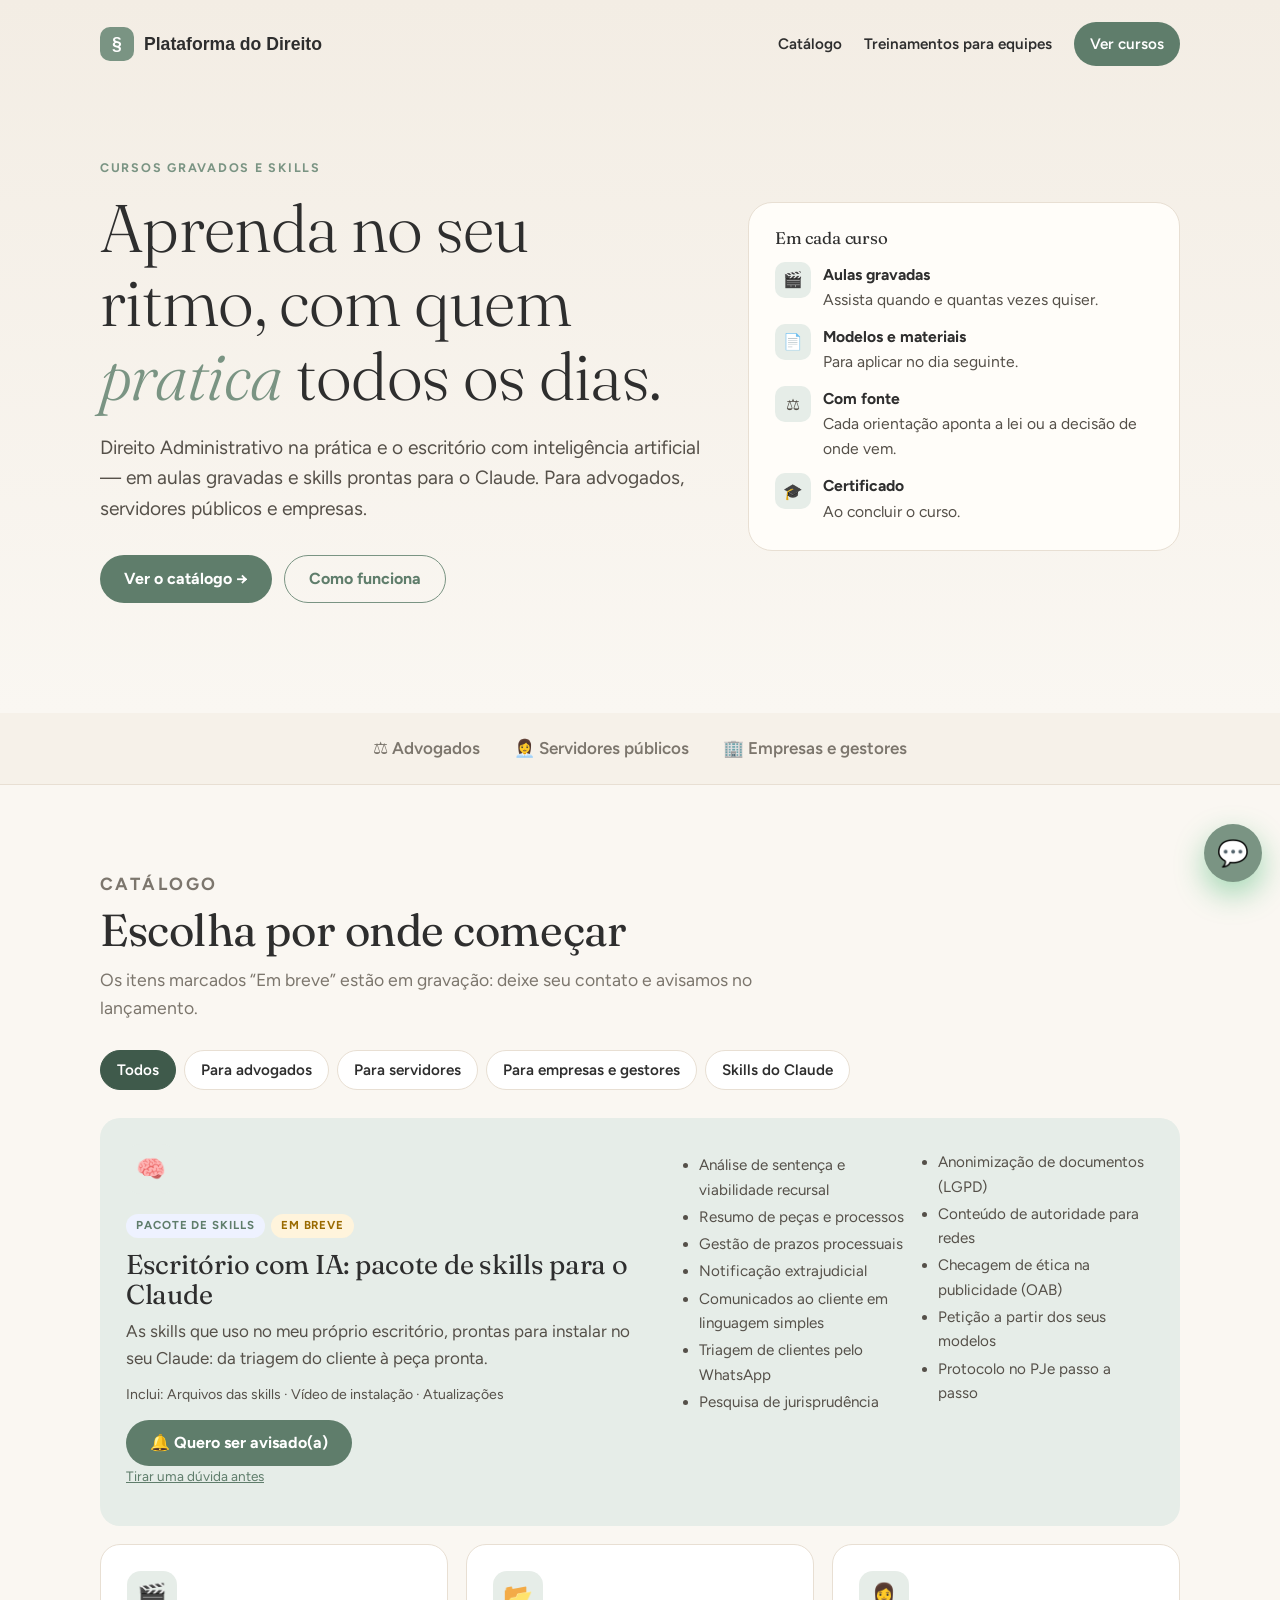
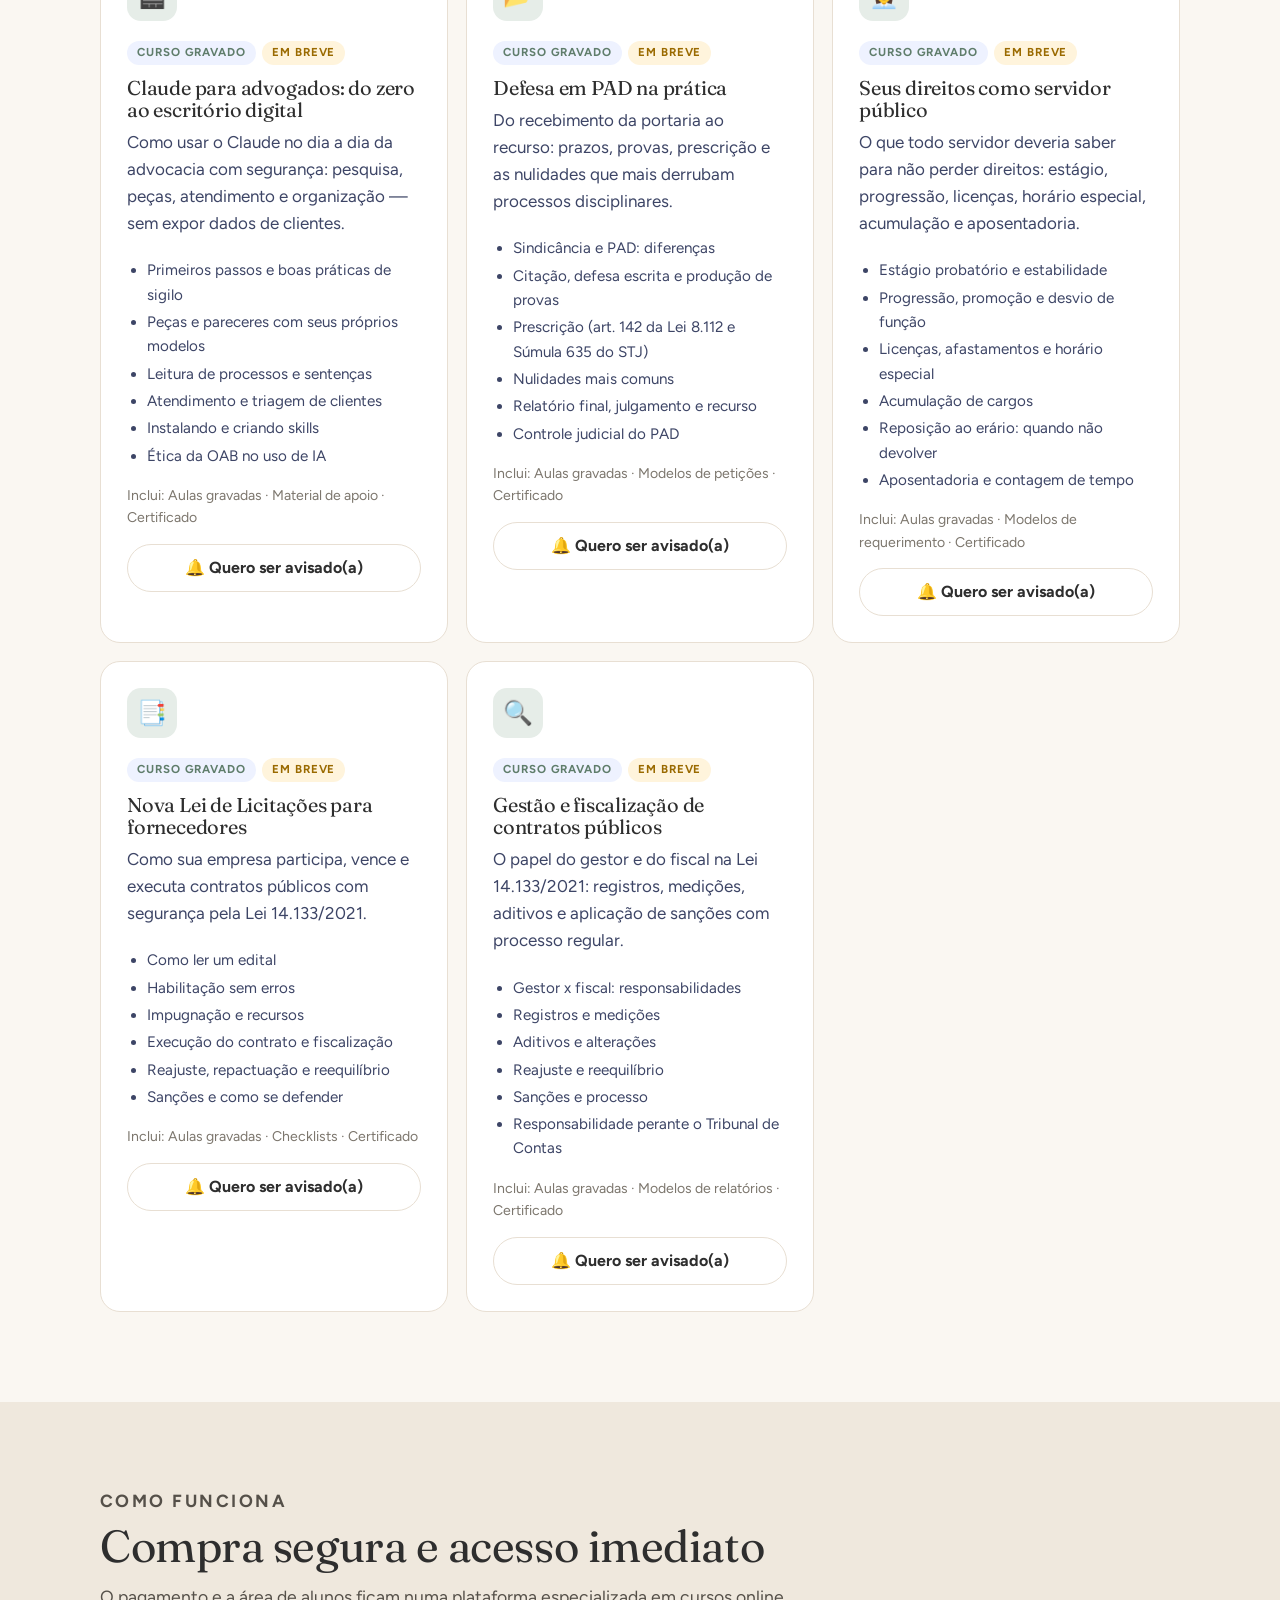
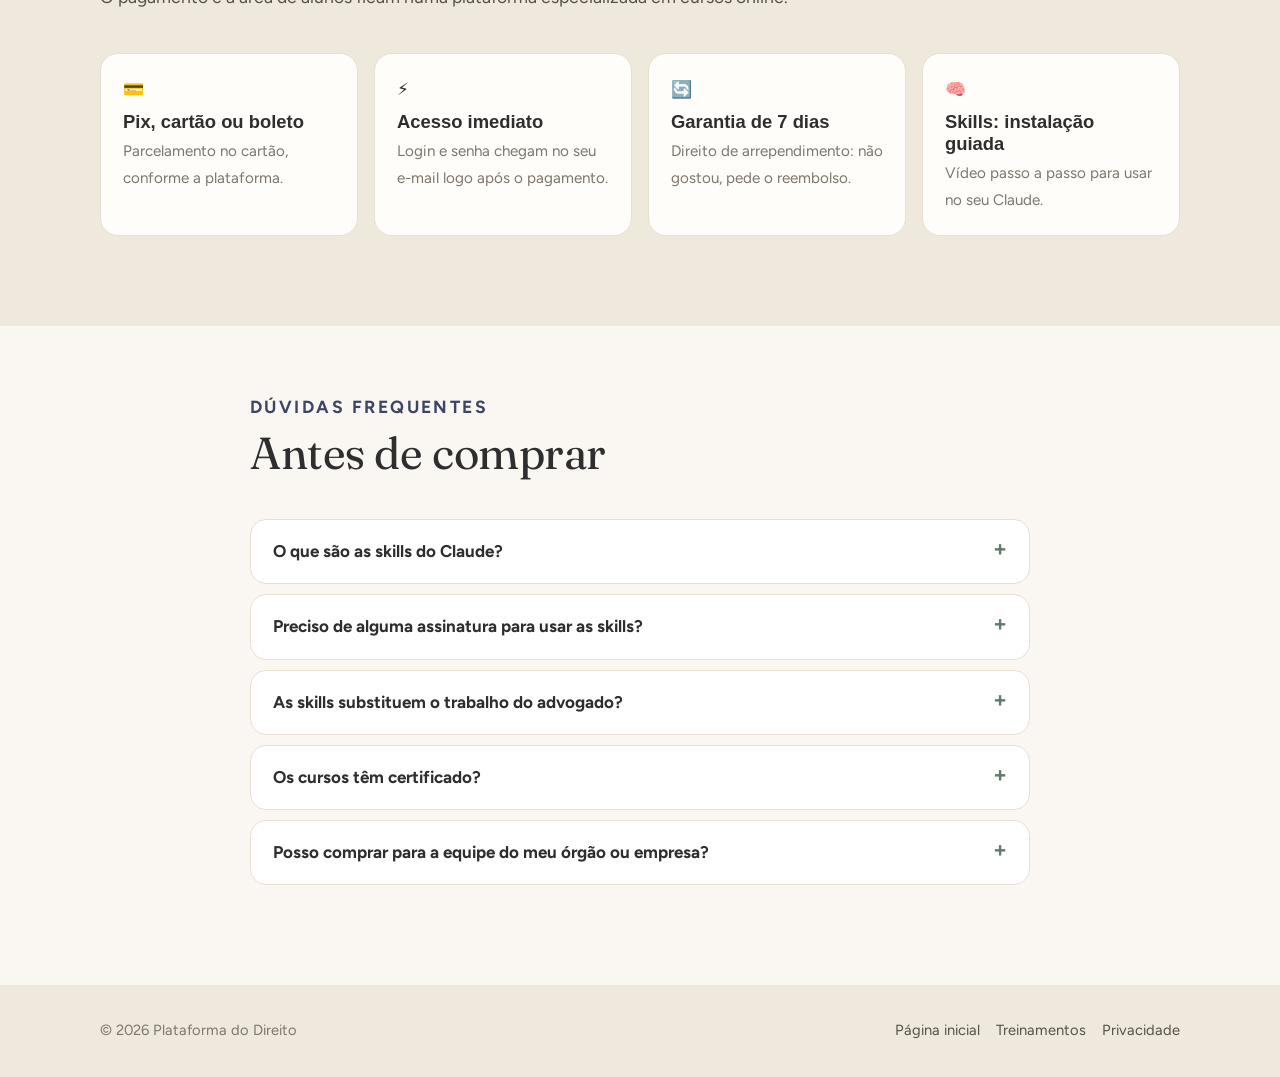
<file: plataforma-direito/cursos/index.html>
<!doctype html>
<html lang="pt-BR">
<head>
<meta charset="utf-8">
<meta name="viewport" content="width=device-width, initial-scale=1">
<title>Cursos e skills · Plataforma do Direito</title>
<meta name="description" content="Cursos gravados e skills do Claude para advogados, servidores públicos e empresas: Direito Administrativo na prática e escritório com IA.">
<meta name="theme-color" content="#0f1838">
<link rel="canonical" href="https://plataformadodireito.com.br/plataforma-direito/cursos/">
<link rel="icon" href="/favicon.svg" type="image/svg+xml">
<meta property="og:type" content="website"><meta property="og:title" content="Cursos e skills · Plataforma do Direito">
<meta property="og:description" content="Direito Administrativo na prática e escritório com IA — cursos gravados e skills do Claude.">
<meta property="og:url" content="https://plataformadodireito.com.br/plataforma-direito/cursos/"><meta property="og:image" content="https://plataformadodireito.com.br/compartilhar.png">
<link rel="preconnect" href="https://fonts.googleapis.com">
<link rel="stylesheet" href="https://fonts.googleapis.com/css2?family=Fraunces:opsz,wght@9..144,300;9..144,400;9..144,500&family=Figtree:wght@400;500;600;700&display=swap">
<link rel="stylesheet" href="../landing.css">
<style>
.filtros{display:flex;flex-wrap:wrap;gap:8px;margin:-14px 0 28px}
.filtros button{border:1.5px solid var(--linha);background:#fff;border-radius:999px;padding:10px 16px;font:600 .95rem Figtree,sans-serif;cursor:pointer;color:var(--tinta)}
.filtros button.on{background:var(--noite);color:#fff;border-color:var(--noite)}
.prod{display:flex;flex-direction:column;cursor:default}
.prod .tag{display:inline-block;font:700 .72rem/1 Figtree,sans-serif;letter-spacing:.08em;text-transform:uppercase;padding:6px 10px;border-radius:999px;background:#eef2ff;color:var(--azul);margin-right:6px}
.prod .tag.breve{background:#fff4dc;color:#9a6a00}
.prod ul{margin:6px 0 14px;padding-left:20px;color:#3d4566;font-size:.95rem}.prod li{margin:3px 0}
.prod .inclui{font-size:.88rem;color:var(--suave);margin:auto 0 14px}
.prod .btn{justify-content:center}
.btn-azul{background:var(--azul);color:#fff;box-shadow:0 10px 30px #2f54eb40}
.btn-linha{background:#fff;color:var(--tinta);border:1.5px solid var(--linha)}
.destaque-prod{grid-column:1/-1;display:grid;grid-template-columns:1.1fr 1fr;gap:30px;background:linear-gradient(160deg,var(--noite),var(--noite2));color:#fff;border:0}
.destaque-prod p,.destaque-prod ul{color:#c9d2f7}.destaque-prod .inclui{color:#b8c2ee}.destaque-prod h3{font-size:1.7rem;color:#fff}
.destaque-prod ul{columns:2;column-gap:24px}
@media(max-width:800px){.destaque-prod{grid-template-columns:1fr}.destaque-prod ul{columns:1}}
.mais-info{font-size:.85rem;margin-top:8px}
</style>
</head>
<body>
<header class="nav"><div class="w">
  <a class="marca" href="/plataforma-direito/"><i>§</i>Plataforma do Direito</a>
  <nav><a href="#catalogo">Catálogo</a><a href="/plataforma-direito/treinamentos/">Treinamentos para equipes</a><a href="#catalogo" class="cta-topo">Ver cursos</a></nav>
</div></header>

<section class="hero"><div class="w">
  <div>
    <p class="eyebrow">Cursos gravados e skills</p>
    <h1>Aprenda no seu ritmo, com quem <em>pratica</em> todos os dias.</h1>
    <p class="sub">Direito Administrativo na prática e o escritório com inteligência artificial — em aulas gravadas e skills prontas para o Claude. Para advogados, servidores públicos e empresas.</p>
    <div class="acoes"><a href="#catalogo" class="btn btn-ouro">Ver o catálogo →</a><a href="#como" class="btn btn-vidro">Como funciona</a></div>
  </div>
  <aside class="painel">
    <h3>Em cada curso</h3>
    <ul>
      <li><span class="ico">🎬</span><span><b>Aulas gravadas</b><br>Assista quando e quantas vezes quiser.</span></li>
      <li><span class="ico">📄</span><span><b>Modelos e materiais</b><br>Para aplicar no dia seguinte.</span></li>
      <li><span class="ico">⚖️</span><span><b>Com fonte</b><br>Cada orientação aponta a lei ou a decisão de onde vem.</span></li>
      <li><span class="ico">🎓</span><span><b>Certificado</b><br>Ao concluir o curso.</span></li>
    </ul>
  </aside>
</div></section>

<div class="publicos"><div class="w"><span>⚖️ Advogados</span><span>👩‍💼 Servidores públicos</span><span>🏢 Empresas e gestores</span></div></div>

<section class="s" id="catalogo"><div class="w">
  <div class="cab"><p class="eyebrow">Catálogo</p><h2>Escolha por onde começar</h2><p>Os itens marcados “Em breve” estão em gravação: deixe seu contato e avisamos no lançamento.</p></div>
  <div class="filtros" role="tablist">
    <button class="on" data-f="todos">Todos</button><button data-f="advogados">Para advogados</button><button data-f="servidores">Para servidores</button><button data-f="empresas">Para empresas e gestores</button><button data-f="skill">Skills do Claude</button>
  </div>
  <div class="grade" id="lista"></div>
</div></section>

<section class="s formatos" id="como"><div class="w">
  <div class="cab"><p class="eyebrow">Como funciona</p><h2>Compra segura e acesso imediato</h2><p>O pagamento e a área de alunos ficam numa plataforma especializada em cursos online.</p></div>
  <div class="fmt">
    <div>💳<b>Pix, cartão ou boleto</b><span>Parcelamento no cartão, conforme a plataforma.</span></div>
    <div>⚡<b>Acesso imediato</b><span>Login e senha chegam no seu e-mail logo após o pagamento.</span></div>
    <div>🔄<b>Garantia de 7 dias</b><span>Direito de arrependimento: não gostou, pede o reembolso.</span></div>
    <div>🧠<b>Skills: instalação guiada</b><span>Vídeo passo a passo para usar no seu Claude.</span></div>
  </div>
</div></section>

<section class="s" style="padding-top:60px"><div class="w faq">
  <div class="cab"><p class="eyebrow">Dúvidas frequentes</p><h2>Antes de comprar</h2></div>
  <details><summary>O que são as skills do Claude?</summary><p>São pacotes de instruções que você instala no Claude (o assistente de IA da Anthropic). Com elas, o Claude passa a executar tarefas do escritório do jeito certo: analisar sentença, controlar prazos, redigir notificação, respeitar a ética da OAB e mais.</p></details>
  <details><summary>Preciso de alguma assinatura para usar as skills?</summary><p>Você precisa ter acesso ao Claude em um plano que permita instalar skills. Explicamos no vídeo de instalação quais planos funcionam.</p></details>
  <details><summary>As skills substituem o trabalho do advogado?</summary><p>Não. Elas organizam e aceleram o trabalho, mas a análise, a revisão e a responsabilidade continuam sendo do profissional. Todas orientam a conferir fontes e a proteger os dados dos clientes.</p></details>
  <details><summary>Os cursos têm certificado?</summary><p>Sim, os cursos gravados emitem certificado de conclusão pela plataforma de ensino.</p></details>
  <details><summary>Posso comprar para a equipe do meu órgão ou empresa?</summary><p>Sim. Para turmas, fale conosco pelo WhatsApp: montamos uma proposta. Se preferir aula ao vivo, veja os <a href="/plataforma-direito/treinamentos/">treinamentos para equipes</a>.</p></details>
</div></section>

<footer><div class="w"><span>© <span id="ano"></span> Plataforma do Direito</span><span><a href="/plataforma-direito/">Página inicial</a><a href="/plataforma-direito/treinamentos/">Treinamentos</a><a href="/plataforma-direito/privacidade/">Privacidade</a></span></div></footer>
<a href="#" class="flutua" data-wa aria-label="Falar no WhatsApp">💬</a>

<script src="produtos.js"></script>
<script>
const WA_NUMERO = "5561999733111";
const esc = (s) => String(s).replace(/[&<>"]/g, (c) => ({ "&": "&amp;", "<": "&lt;", ">": "&gt;", '"': "&quot;" }[c]));
const zap = (t) => `https://wa.me/${WA_NUMERO}?text=${encodeURIComponent(t)}`;
document.getElementById("ano").textContent = new Date().getFullYear();
document.querySelectorAll("[data-wa]").forEach((a) => a.addEventListener("click", (e) => { e.preventDefault(); window.open(zap("Olá! Vim pela página de cursos e skills."), "_blank", "noopener"); }));
const NOME_TIPO = { curso: "Curso gravado", skill: "Skill do Claude", pacote: "Pacote de skills" };
function card(p) {
  const breve = !p.link;
  const tags = `<span class="tag">${NOME_TIPO[p.tipo]}</span>${breve ? '<span class="tag breve">Em breve</span>' : ""}`;
  const btn = breve
    ? `<a class="btn ${p.destaque ? "btn-ouro" : "btn-linha"}" target="_blank" rel="noopener" href="${zap(`Olá! Quero ser avisado(a) quando lançar: ${p.titulo}.`)}">🔔 Quero ser avisado(a)</a>`
    : `<a class="btn ${p.destaque ? "btn-ouro" : "btn-azul"}" target="_blank" rel="noopener" href="${esc(p.link)}">Quero este ${p.tipo === "curso" ? "curso" : "pacote"} →</a>`;
  return `<article class="card prod${p.destaque ? " destaque-prod" : ""}" data-pub="${p.publico.join(" ")}" data-tipo="${p.tipo}">
    <div><div class="ic">${p.icone}</div><p>${tags}</p><h3>${esc(p.titulo)}</h3><p>${esc(p.resumo)}</p>${p.destaque ? `<p class="inclui">Inclui: ${p.inclui.map(esc).join(" · ")}</p>${btn}<p class="mais-info"><a href="${zap(`Olá! Tenho uma dúvida sobre: ${p.titulo}.`)}" target="_blank" rel="noopener" style="color:#c9d2f7">Tirar uma dúvida antes</a></p>` : ""}</div>
    <div style="display:flex;flex-direction:column">${p.destaque ? "" : ""}<ul>${p.itens.map((i) => `<li>${esc(i)}</li>`).join("")}</ul>${p.destaque ? "" : `<p class="inclui">Inclui: ${p.inclui.map(esc).join(" · ")}</p>${btn}`}</div>
  </article>`;
}
const lista = document.getElementById("lista");
lista.innerHTML = PRODUTOS.map(card).join("");
document.querySelectorAll(".filtros button").forEach((b) => (b.onclick = () => {
  document.querySelectorAll(".filtros button").forEach((x) => x.classList.toggle("on", x === b));
  const f = b.dataset.f;
  lista.querySelectorAll(".prod").forEach((c) => (c.hidden = !(f === "todos" || (f === "skill" ? /skill|pacote/.test(c.dataset.tipo) : c.dataset.pub.includes(f)))));
}));
</script>
</body>
</html>
</file>
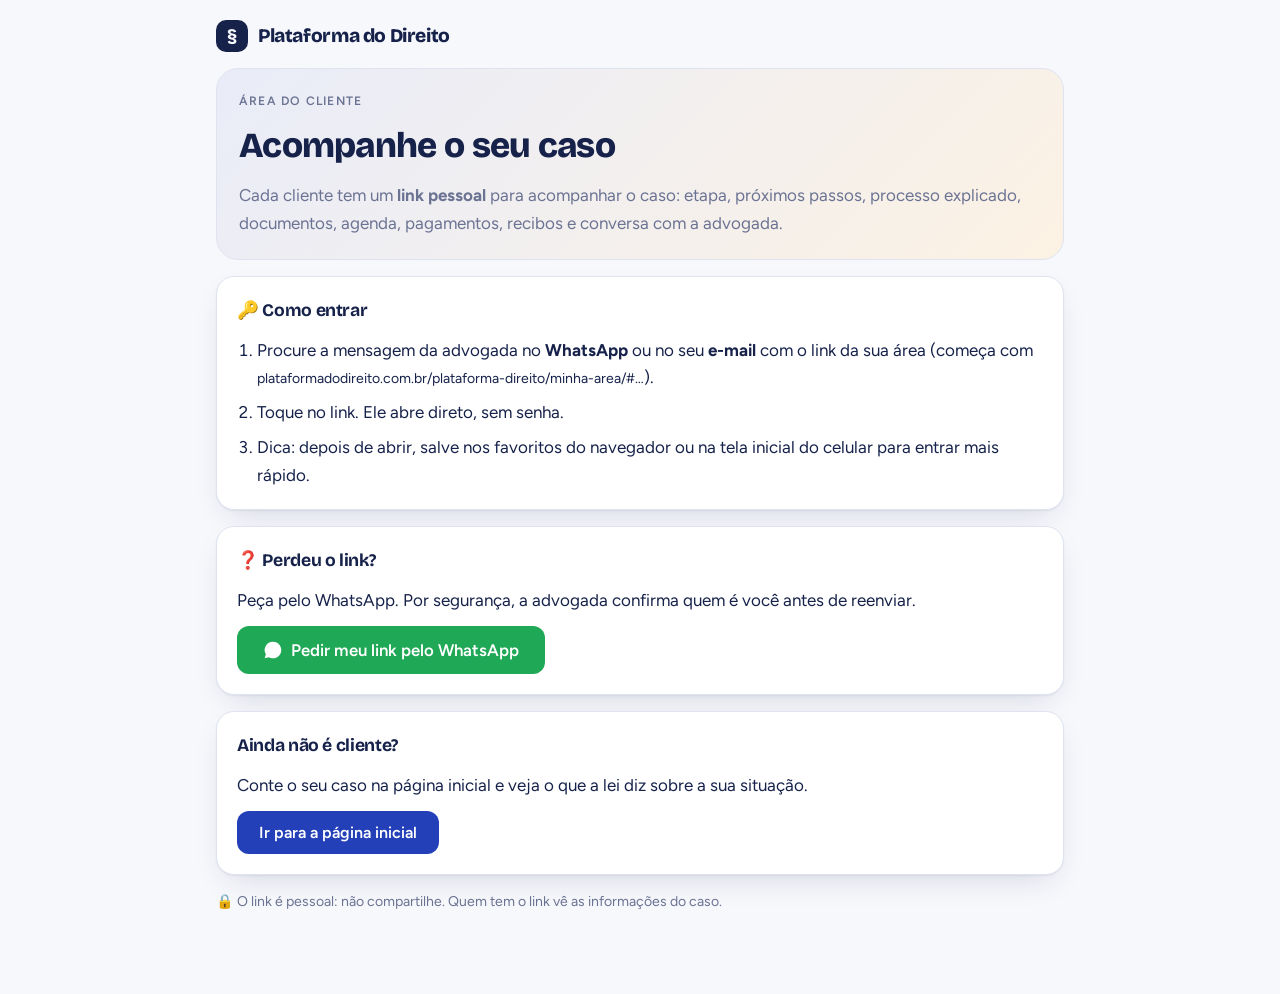
<file: plataforma-direito/minha-area/index.html>
<!doctype html>
<html lang="pt-BR">
<head>
<meta charset="utf-8">
<meta name="viewport" content="width=device-width, initial-scale=1">
<meta name="robots" content="noindex, nofollow">
<meta name="referrer" content="no-referrer">
<title>Minha área — Plataforma do Direito</title>
<meta name="theme-color" content="#16224a">
<link rel="icon" href="../../favicon.svg" type="image/svg+xml">
<link rel="preconnect" href="https://fonts.googleapis.com">
<link rel="stylesheet" href="https://fonts.googleapis.com/css2?family=Bricolage+Grotesque:opsz,wght@12..96,700;12..96,800&family=Figtree:wght@400;500;600&display=swap">
<link rel="stylesheet" href="../styles.css">
<style>
  body { background: var(--bg); }
  .ma { max-width: 880px; margin: 0 auto; padding: 20px 16px 80px; display: grid; gap: 16px; }
  .ma-topo { display: flex; justify-content: space-between; align-items: center; gap: 12px; flex-wrap: wrap; }
  .ma h1 { font-family: var(--font-display); font-size: clamp(1.6rem, 4vw, 2.2rem); margin: 4px 0; letter-spacing: -.02em; }
  .cartao { background: var(--surface); border: 1px solid var(--line); border-radius: 18px; padding: 20px; box-shadow: var(--shadow); display: grid; gap: 12px; align-content: start; }
  .cartao h2 { margin: 0; font-size: 1.1rem; display: flex; gap: 8px; align-items: center; }
  .recado { border-left: 4px solid var(--amber); background: var(--amber-soft, #fff6e5); }
  .linha-tempo { display: grid; grid-template-columns: repeat(var(--n), 1fr); gap: 6px; }
  .linha-tempo div { text-align: center; font-size: .78rem; color: var(--muted); display: grid; gap: 6px; justify-items: center; }
  .linha-tempo i { width: 100%; height: 8px; border-radius: 99px; background: var(--line); display: block; }
  .linha-tempo .feito i { background: var(--brand); } .linha-tempo .atual i { background: var(--amber); }
  .linha-tempo .atual { color: var(--ink); font-weight: 700; }
  .lista { list-style: none; padding: 0; margin: 0; display: grid; gap: 10px; }
  .lista li { display: flex; gap: 12px; align-items: flex-start; }
  .lista .data { min-width: 86px; font-weight: 600; font-size: .9rem; }
  .muted { color: var(--muted); } .small { font-size: .88rem; }
  .pill { display: inline-block; padding: 2px 10px; border-radius: 99px; font-size: .78rem; font-weight: 600; background: var(--tint); }
  .pill.ok { background: #e3f5ea; color: #157f3b; } .pill.atraso { background: #fde8e8; color: #b42318; }
  .proc { border: 1px solid var(--line); border-radius: 12px; padding: 12px 14px; display: grid; gap: 8px; }
  .proc .num { font-family: ui-monospace, monospace; font-weight: 700; }
  textarea, input[type=file] { font: inherit; }
  textarea { width: 100%; box-sizing: border-box; border: 1px solid var(--line); border-radius: 12px; padding: 10px; background: var(--surface); color: var(--ink); }
  .acoes { display: flex; gap: 10px; flex-wrap: wrap; align-items: center; }
  .grade { display: grid; grid-template-columns: 1fr 1fr; gap: 16px; }
  @media (max-width: 720px) { .grade { grid-template-columns: 1fr; } .linha-tempo div span { font-size: .68rem; } }
  .vazio { color: var(--muted); font-size: .92rem; }
  .erro { text-align: center; padding: 60px 16px; }
  .barra { height: 8px; background: var(--line); border-radius: 99px; overflow: hidden; } .barra i { display: block; height: 100%; background: var(--ok, #157f3b); }
  .passos { margin: 0; padding-left: 20px; display: grid; gap: 8px; }
  .glossario { margin: 0; display: grid; grid-template-columns: max-content 1fr; gap: 6px 14px; } .glossario dt { font-weight: 700; } .glossario dd { margin: 0; color: var(--muted); }
  @media (max-width: 560px) { .glossario { grid-template-columns: 1fr; } .glossario dd { margin-bottom: 8px; } }
  .duvida { border-top: 1px solid var(--line); padding: 10px 0; } .duvida summary { cursor: pointer; font-weight: 600; } .duvida p { margin: 8px 0 0; color: var(--muted); }
  .so-tela { margin-top: 8px; }
  @media print { .acoes, textarea, .btn, .btn-wa, .so-tela, details.duvida { display: none !important; } body { background: #fff; } .cartao { box-shadow: none; break-inside: avoid; } }
  .heroi { background: linear-gradient(135deg, color-mix(in srgb, var(--brand) 10%, var(--surface)), color-mix(in srgb, var(--amber) 14%, var(--surface))); border: 1px solid var(--line); border-radius: 22px; padding: 22px; display: grid; gap: 14px; }
  .status { display: flex; gap: 16px; align-items: center; }
  .anel { --p: 50; flex: none; width: 74px; height: 74px; border-radius: 50%; display: grid; place-items: center; background: conic-gradient(var(--brand) calc(var(--p) * 1%), var(--line) 0); position: relative; }
  .anel::before { content: ""; position: absolute; inset: 8px; border-radius: 50%; background: var(--surface); }
  .anel b { position: relative; font-size: 1.05rem; }
  .grande { font-size: 1.25rem; }
  .resumo { display: grid; grid-template-columns: repeat(3, 1fr); gap: 10px; }
  .resumo > div { background: var(--surface); border: 1px solid var(--line); border-radius: 14px; padding: 12px; }
  .alerta { border-left: 4px solid var(--brand); }
  .chips { display: flex; flex-wrap: wrap; gap: 8px; } .chip { background: var(--tint); border-radius: 99px; padding: 8px 14px; font-weight: 600; text-decoration: none; color: var(--ink); font-size: .92rem; }
  .atalhos { position: sticky; top: 0; z-index: 5; display: flex; gap: 6px; overflow-x: auto; padding: 8px 0; background: var(--bg); scrollbar-width: none; }
  .atalhos::-webkit-scrollbar { display: none; }
  .atalhos a { flex: none; border: 1px solid var(--line); background: var(--surface); border-radius: 99px; padding: 6px 14px; font-size: .88rem; font-weight: 600; color: var(--ink); text-decoration: none; }
  section.cartao { scroll-margin-top: 60px; }
  .trilha { list-style: none; margin: 0; padding: 0; display: grid; gap: 10px; }
  .trilha li { display: flex; gap: 12px; align-items: flex-start; color: var(--muted); }
  .trilha .bola { flex: none; width: 28px; height: 28px; border-radius: 50%; display: grid; place-items: center; border: 2px solid var(--line); font-weight: 700; font-size: .85rem; background: var(--surface); }
  .trilha .feito .bola { background: var(--brand); border-color: var(--brand); color: #fff; }
  .trilha .atual { color: var(--ink); font-weight: 600; } .trilha .atual .bola { border-color: var(--amber); background: var(--amber-soft, #fff6e5); }
  .fases { display: flex; flex-wrap: wrap; gap: 4px; } .fases span { font-size: .75rem; padding: 3px 8px; border-radius: 99px; background: var(--line); color: var(--muted); }
  .fases .feito { background: color-mix(in srgb, var(--brand) 18%, var(--surface)); color: var(--ink); } .fases .atual { background: var(--brand); color: #fff; font-weight: 700; }
  .destaque { background: var(--tint); border-radius: 12px; padding: 12px; }
  .docs { list-style: none; padding: 0; margin: 0; display: grid; gap: 6px; } .docs summary { cursor: pointer; } .docs p { margin: 6px 0 0 22px; }
  .totais { display: grid; grid-template-columns: 1fr 1fr; gap: 10px; } .totais div { background: var(--tint); border-radius: 12px; padding: 10px; }
  .chat { display: grid; gap: 8px; max-height: 380px; overflow-y: auto; padding: 4px; }
  .msg { max-width: 82%; padding: 10px 12px; border-radius: 14px; display: grid; gap: 4px; } .msg small { font-size: .72rem; color: var(--muted); }
  .msg.minha { justify-self: end; background: color-mix(in srgb, var(--brand) 12%, var(--surface)); border-bottom-right-radius: 4px; }
  .msg.dela { justify-self: start; background: var(--tint); border-bottom-left-radius: 4px; }
  .recibos { display: grid; gap: 8px; } .recibo { display: flex; justify-content: space-between; align-items: center; gap: 10px; border: 1px solid var(--line); border-radius: 12px; padding: 10px 12px; } .recibo.geral { border-color: var(--ok, #157f3b); background: #e3f5ea; }
  .rt-aviso { background: var(--amber-soft, #fff6e5); border-left: 4px solid var(--amber); border-radius: 10px; padding: 10px 12px; }
  .linkbtn { background: none; border: 0; color: inherit; text-decoration: underline; cursor: pointer; padding: 0; font: inherit; }
  @media (max-width: 720px) { .resumo { grid-template-columns: 1fr; } .heroi { padding: 16px; } }
  @media print { .atalhos, .chips, .chat { display: none !important; } details { display: block; } }
</style>
</head>
<body>
<main class="ma" id="ma">
  <div class="ma-topo"><a class="brand" href="../">Plataforma do Direito</a><span class="small muted" id="ma-atual"></span></div>
  <p class="muted" id="ma-carregando">Carregando sua área…</p>
</main>
<script src="../supabase-config.js"></script>
<script>
(() => {
  const CFG = window.SUPABASE_CONFIG, WA = "5561999733111";
  const token = (location.hash || "").slice(1).replace(/[^a-f0-9]/gi, "");
  const $ = (id) => document.getElementById(id);
  const esc = (s) => String(s ?? "").replace(/[&<>"]/g, (c) => ({ "&": "&amp;", "<": "&lt;", ">": "&gt;", '"': "&quot;" }[c]));
  const br = (d) => d ? String(d).slice(0, 10).split("-").reverse().join("/") : "";
  const reais = (v) => (+v || 0).toLocaleString("pt-BR", { style: "currency", currency: "BRL" });
  const hoje = new Date().toISOString().slice(0, 10);
  const rpc = (fn, body) => fetch(`${CFG.url}/rest/v1/rpc/${fn}`, { method: "POST", headers: { apikey: CFG.anonKey, Authorization: `Bearer ${CFG.anonKey}`, "Content-Type": "application/json" }, body: JSON.stringify(body) });

  function erro(msg) { $("ma").innerHTML = `<div class="cartao erro"><h1>Não foi possível abrir</h1><p class="muted">${msg}</p><p><a class="btn" href="https://wa.me/${WA}" target="_blank" rel="noopener">Falar no WhatsApp</a></p></div>`; }

  function entrada() {
    const msg = encodeURIComponent("Olá! Sou cliente do escritório e perdi o link da minha área do cliente. Meu nome completo é: ");
    $("ma").innerHTML = `<div class="ma-topo"><a class="brand" href="../">Plataforma do Direito</a></div>
      <section class="heroi"><p class="eyebrow">Área do cliente</p><h1>Acompanhe o seu caso</h1>
        <p class="muted" style="margin:0">Cada cliente tem um <b>link pessoal</b> para acompanhar o caso: etapa, próximos passos, processo explicado, documentos, agenda, pagamentos, recibos e conversa com a advogada.</p></section>
      <section class="cartao"><h2>🔑 Como entrar</h2>
        <ol class="passos"><li>Procure a mensagem da advogada no <b>WhatsApp</b> ou no seu <b>e-mail</b> com o link da sua área (começa com <span class="small">plataformadodireito.com.br/plataforma-direito/minha-area/#…</span>).</li><li>Toque no link. Ele abre direto, sem senha.</li><li>Dica: depois de abrir, salve nos favoritos do navegador ou na tela inicial do celular para entrar mais rápido.</li></ol></section>
      <section class="cartao"><h2>❓ Perdeu o link?</h2>
        <p style="margin:0">Peça pelo WhatsApp. Por segurança, a advogada confirma quem é você antes de reenviar.</p>
        <div class="acoes"><a class="btn btn-wa" href="https://wa.me/${WA}?text=${msg}" target="_blank" rel="noopener">Pedir meu link pelo WhatsApp</a></div></section>
      <section class="cartao"><h2>Ainda não é cliente?</h2><p style="margin:0">Conte o seu caso na página inicial e veja o que a lei diz sobre a sua situação.</p><div class="acoes"><a class="btn" href="../">Ir para a página inicial</a></div></section>
      <p class="small muted">🔒 O link é pessoal: não compartilhe. Quem tem o link vê as informações do caso.</p>`;
  }
  async function carregar() {
    if (!token) return entrada();
    if (token.length < 32) return erro("Este link está incompleto. Use o link completo que a advogada enviou pelo WhatsApp ou por e-mail.");
    let d; try { const r = await rpc("portal_ver", { p_token: token }); d = await r.json(); } catch { return erro("Sem conexão no momento. Tente de novo em instantes."); }
    if (!d) return erro("Este link não está mais ativo. Peça um novo à advogada.");
    render(d);
  }

  // ---------- Conteúdo explicativo (informativo, sem prometer resultado) ----------
  const DOC_INFO = [
    [/cnis/i, "Mostra todo o seu histórico de trabalho e contribuições ao INSS. É a base para calcular tempo e valor.", "No app ou site Meu INSS: entre com a conta gov.br → “Extrato de contribuição (CNIS)” → baixar PDF."],
    [/carteira.*trabalho|ctps/i, "Comprova vínculos e datas que às vezes faltam no CNIS.", "Fotografe todas as páginas com contratos e anotações. A Carteira Digital também ajuda (app Carteira de Trabalho Digital)."],
    [/indeferimento|concess[ãa]o/i, "Mostra o que o INSS decidiu e por quê — é o ponto de partida do recurso ou da ação.", "No Meu INSS → “Consultar pedidos” → abra o pedido e baixe a carta/decisão."],
    [/ppp|ltcat/i, "Comprova trabalho com agentes nocivos (ruído, químicos, etc.), que pode contar como tempo especial.", "Peça ao RH da empresa (é um direito seu). Se a empresa fechou, avise a advogada."],
    [/laudo|exame|relat[óo]rio m[ée]dico/i, "Mostra a doença ou a necessidade do tratamento. Quanto mais detalhado e recente, melhor.", "Peça ao médico um relatório com CID, histórico, tratamento indicado e, se houver, a urgência."],
    [/contrato|nota fiscal|fatura/i, "Prova a relação com a empresa e o que foi combinado ou cobrado.", "Procure no e-mail, no app da empresa ou peça a 2ª via no atendimento."],
    [/protocolo|reclama/i, "Mostra que você tentou resolver antes, o que fortalece o pedido.", "Anote o número dos protocolos de SAC; prints do Procon ou do consumidor.gov.br servem."],
    [/print|conversa|e-?mail|an[úu]ncio/i, "Registra o que foi dito ou prometido.", "Faça prints mostrando data, hora e o nome/número de quem enviou."],
    [/comprovante.*pagamento/i, "Prova o que você pagou.", "Extrato do banco, comprovante do Pix ou boleto pago."],
    [/plano de sa[úu]de|carteirinha/i, "Mostra o plano e a cobertura contratada.", "Foto da carteirinha (frente e verso) e o contrato ou o manual do plano."],
    [/negativa/i, "É a prova de que o pedido foi recusado.", "Peça a negativa por escrito (o plano é obrigado a fornecer) ou anote o protocolo da ligação."],
    [/rg|cnh|cpf|resid[êe]ncia/i, "Identificam você e confirmam onde mora (define qual juízo é competente).", "Foto nítida de frente e verso; comprovante de residência dos últimos 3 meses (luz, água, internet)."],
    [/contracheque|fgts/i, "Mostram salário, descontos e depósitos.", "No app/portal do empregador; extrato do FGTS no app FGTS."],
    [/rescis|trct/i, "Mostra o que foi pago na saída.", "Documento entregue pela empresa na demissão."],
    [/certid/i, "Comprovam nascimento, casamento ou óbito.", "Cartório de registro civil ou o site Registro Civil (registrocivil.org.br)."],
    [/matr[íi]cula/i, "Mostra quem é dono do imóvel e se há ônus.", "Cartório de Registro de Imóveis (pode ser pedida online)."],
    [/ato|portaria|decis|edital|processo administrativo|ficha funcional/i, "Mostra exatamente o que o órgão decidiu e com base em quê.", "Pelo sistema do órgão, pelo Diário Oficial ou pedindo cópia ao setor responsável."],
  ];
  const infoDoc = (n) => DOC_INFO.find(([re]) => re.test(n));
  const FASES = [["Início", /distribu|peti[çc][ãa]o inicial|autua/i], ["Citação/defesa", /cita|contesta|defesa|manifesta/i], ["Provas", /audi[êe]ncia|per[íi]cia|laudo|testemunh|instru/i], ["Decisão", /senten|julg/i], ["Recurso", /recurso|apela|agravo|ac[óo]rd|turma|c[âa]mara/i], ["Cumprimento", /cumprimento|rpv|precat|alvar|pagamento|execu/i]];
  const faseDe = (evs) => { let f = 0; for (const e of [...evs].reverse()) FASES.forEach(([, re], i) => { if (re.test(e.titulo + " " + (e.explicacao || ""))) f = Math.max(f, i); }); return f; };
  const DEPOIS = [[/cita/i, "A outra parte agora tem um prazo para apresentar a defesa."], [/contesta/i, "A advogada vai analisar a defesa e responder, se for o caso."], [/audi[êe]ncia/i, "Confira a data na Agenda. A advogada avisa se você precisa participar."], [/per[íi]cia/i, "Você será avisado(a) da data e de como se preparar."], [/senten/i, "A advogada vai analisar a decisão e conversar com você sobre os próximos passos, inclusive recurso."], [/recurso|apela/i, "O recurso será analisado por um tribunal. Esta fase costuma levar alguns meses."], [/ac[óo]rd/i, "A advogada vai analisar a decisão do tribunal e explicar o que muda."], [/rpv|precat|alvar/i, "É a fase de pagamento. A advogada acompanha a liberação do valor."], [/intima|despacho/i, "Em geral é um andamento do processo; se precisar de algo seu, avisamos aqui."]];
  const depois = (e) => (DEPOIS.find(([re]) => re.test(e.titulo + " " + (e.explicacao || ""))) || [, ""])[1];
  const PREPARO = [[/audi[êe]ncia/i, ["Chegue (ou entre na sala virtual) 15 minutos antes.", "Leve documento com foto.", "Fale a verdade, com calma; se não souber, diga que não sabe.", "Combine antes com a advogada o que será tratado."]], [/per[íi]cia/i, ["Leve documento com foto e todos os laudos, exames e receitas.", "Explique ao perito o que sente no dia a dia, sem exagerar nem minimizar.", "Leve a lista de remédios que usa."]], [/consulta|reuni/i, ["Separe os documentos que você tem sobre o caso.", "Anote suas dúvidas para não esquecer."]]];
  const preparo = (t) => (PREPARO.find(([re]) => re.test(t)) || [, null])[1];
  const gcal = (a) => { const d = a.quando.replace(/-/g, ""), h = (a.hora || "").replace(":", ""); const ini = h ? `${d}T${h}00` : d, fim = h ? `${d}T${String(Math.min(23, +h.slice(0, 2) + 1)).padStart(2, "0")}${h.slice(2)}00` : d; return "https://calendar.google.com/calendar/render?" + new URLSearchParams({ action: "TEMPLATE", text: a.texto, dates: `${ini}/${fim}`, location: a.local || "" }); };
  const AVISO = "Mesmo com os documentos enviados e o contrato assinado, o caso só começa a andar depois da conversa com a advogada, que é agendada após o pagamento da entrada ou da consulta.";
  const dias = (iso) => Math.round((new Date(iso + "T12:00:00") - new Date(hoje + "T12:00:00")) / 864e5);
  const quandoTxt = (iso) => { const n = dias(iso); return n === 0 ? "hoje" : n === 1 ? "amanhã" : n > 1 ? `em ${n} dias` : `há ${-n} dia(s)`; };

  function render(d) {
    const n = d.etapas?.length || 6, idx = d.etapaIdx || 0;
    const pags = d.pagamentos || [], atraso = pags.filter((p) => !p.pago && p.venc < hoje), aPagar = pags.filter((p) => !p.pago), pago = pags.filter((p) => p.pago);
    const docsPend = (d.docsStatus || []).length ? d.docsStatus.filter((x) => !x.ok).map((x) => x.doc) : (d.precisamos || []);
    const prox = (d.agenda || [])[0];
    const evs = (d.processos || []).flatMap((p) => p.eventos || []).sort((a, b) => b.data.localeCompare(a.data));
    const ultima = evs[0] || (d.feitos || [])[0] && { data: d.feitos[0].data, titulo: d.feitos[0].texto };
    let visto = ""; try { visto = localStorage.getItem("ma-visto-" + token.slice(0, 8)) || ""; localStorage.setItem("ma-visto-" + token.slice(0, 8), new Date().toISOString()); } catch {}
    const novas = (d.conversa || []).filter((m) => m.de === "advogada" && String(m.em) > visto).length;
    const pend = [...(docsPend.length ? [[`📋 ${docsPend.length} documento(s) para enviar`, "#docs"]] : []), ...(d.proposta && !d.proposta.aceita ? [["📄 Proposta de honorários para ver", "#proposta"]] : []), ...((d.assinar || []).filter((a) => !a.assinado).length ? [[`✍️ ${(d.assinar || []).filter((a) => !a.assinado).length} documento(s) para assinar`, "#assinar"]] : []), ...(atraso.length ? [[`💳 ${atraso.length} pagamento(s) em atraso`, "#pagamentos"]] : []), ...(prox && dias(prox.quando) <= 7 ? [[`📅 ${prox.texto} ${quandoTxt(prox.quando)}`, "#agenda"]] : []), ...(novas && visto ? [[`💬 ${novas} resposta(s) nova(s) da advogada`, "#conversa"]] : [])];
    const sec = (id, ico, tit, corpo, extra = "") => `<section class="cartao" id="${id}"><h2>${ico} ${tit}${extra}</h2>${corpo}</section>`;

    $("ma").innerHTML = `
      <div class="ma-topo"><a class="brand" href="../">Plataforma do Direito</a><span class="small muted">Atualizado em ${new Date(d.atualizado || Date.now()).toLocaleString("pt-BR", { dateStyle: "short", timeStyle: "short" })}</span></div>
      <section class="heroi">
        <p class="eyebrow">Minha área</p>
        <h1>Olá, ${esc(d.nome)}.</h1>
        <p class="muted" style="margin:0">${esc([d.area, d.assunto].filter(Boolean).join(" · "))}${d.advogada ? ` · com ${esc(d.advogada)}` : ""}</p>
        <div class="status">
          <div class="anel" style="--p:${Math.round(100 * (idx + (idx === n - 1 ? 1 : 0.5)) / n)}"><b>${idx + 1}/${n}</b></div>
          <div><span class="small muted">Etapa atual</span><br><b class="grande">${esc(d.etapa)}</b><br><span class="small">${esc(d.proximo || "")}</span></div>
        </div>
        <div class="resumo">
          <div><span class="small muted">Última novidade</span><br><b>${ultima ? `${esc(ultima.titulo)}` : "—"}</b>${ultima ? `<br><span class="small muted">${br(ultima.data)}</span>` : ""}</div>
          <div><span class="small muted">Próximo compromisso</span><br><b>${prox ? esc(prox.texto) : "Nenhum marcado"}</b>${prox ? `<br><span class="small muted">${br(prox.quando)}${prox.hora ? " às " + esc(prox.hora) : ""} · ${quandoTxt(prox.quando)}</span>` : ""}</div>
          <div><span class="small muted">Precisa de você?</span><br><b>${pend.length ? "Sim — veja abaixo" : "Nada agora 👍"}</b></div>
        </div>
      </section>
      ${pend.length ? `<section class="cartao alerta"><h2>👉 O que precisa de você</h2><div class="chips">${pend.map(([t, h]) => `<a class="chip" href="${h}">${esc(t)}</a>`).join("")}</div></section>` : ""}
      ${d.recado ? `<section class="cartao recado"><h2>📌 Recado da advogada</h2><p style="margin:0;white-space:pre-line">${esc(d.recado)}</p></section>` : ""}
      <nav class="atalhos">${[...((d.assinar || []).some((a) => !a.assinado) ? [["#assinar", "Assinar"]] : []), ["#caminho", "Etapas"], ["#processo", "Processo"], ["#docs", "Documentos"], ["#agenda", "Agenda"], ["#pagamentos", "Pagamentos"], ["#conversa", "Conversa"], ["#entenda", "Entenda"]].map(([h, t]) => `<a href="${h}">${t}</a>`).join("")}</nav>

      ${sec("caminho", "🧭", "O caminho do seu caso", `
        ${idx <= 3 ? `<p class="rt-aviso small" style="margin:0">⚠️ ${AVISO}</p>` : ""}
        <ol class="trilha">${(d.etapas || []).map((t, i) => `<li class="${i < idx ? "feito" : i === idx ? "atual" : ""}"><span class="bola">${i < idx ? "✓" : i + 1}</span><span>${esc(t)}${i === idx ? `<br><span class="small">${esc(d.proximo || "")}</span>` : ""}</span></li>`).join("")}</ol>
        ${(d.feitos || []).length ? `<details><summary class="small"><b>Tudo o que já foi feito (${d.feitos.length})</b></summary><ul class="lista small" style="margin-top:8px">${d.feitos.map((f) => `<li><span class="data">${br(f.data)}</span><span>${esc(f.texto)}</span></li>`).join("")}</ul></details>` : ""}`)}

      ${sec("processo", "⚖️", (d.processos || []).length > 1 ? "Seus processos" : "Seu processo", (d.processos || []).length ? d.processos.map((p) => { const f = faseDe(p.eventos || []), ult = (p.eventos || [])[0]; return `<div class="proc">
          <div><span class="num">${esc(p.numero)}</span> ${p.tribunal ? `<span class="pill">${esc(p.tribunal)}</span>` : ""}<br><span class="small muted">${esc([p.classe, p.orgao].filter(Boolean).join(" · "))}</span></div>
          <div class="fases">${FASES.map(([t], i) => `<span class="${i < f ? "feito" : i === f ? "atual" : ""}">${t}</span>`).join("")}</div>
          ${ult ? `<div class="destaque"><span class="small muted">Último andamento · ${br(ult.data)}</span><br><b>${esc(ult.titulo)}</b>${ult.explicacao ? `<br>O que significa: ${esc(ult.explicacao)}.` : ""}${depois(ult) ? `<br><span class="small"><b>E agora?</b> ${esc(depois(ult))}</span>` : ""}<br><span class="small muted">Você não precisa fazer nada, a menos que a advogada avise.</span></div>` : `<p class="vazio">Ainda sem movimentações registradas.</p>`}
          ${(p.eventos || []).length > 1 ? `<details><summary class="small"><b>Histórico completo (${p.eventos.length})</b></summary><ul class="lista" style="margin-top:8px">${p.eventos.map((e) => `<li><span class="data">${br(e.data)}</span><span><b>${esc(e.titulo)}</b>${e.explicacao ? `<br><span class="small">${esc(e.explicacao)}.</span>` : ""}</span></li>`).join("")}</ul></details>` : ""}
        </div>`; }).join("") + `<p class="small muted" style="margin:0">As fases são uma visão simplificada. Nem todo processo passa por todas, e a ordem pode mudar.</p>` : `<p class="vazio">Ainda não há processo judicial. Quando houver, as novidades aparecem aqui, explicadas em palavras simples.</p>`)}

      ${d.proposta ? sec("proposta", "📄", "Proposta de honorários", `
        <div class="recibo${d.proposta.aceita ? " geral" : ""}"><span><b>Proposta nº ${esc(d.proposta.num)}</b><br><span class="small muted">${d.proposta.aceita ? `✅ Você aceitou em ${new Date(d.proposta.aceita).toLocaleDateString("pt-BR")}` : `Válida até ${br(d.proposta.validade)}`}</span></span><button class="btn" id="ma-prop-ver">Ver proposta</button></div>
        ${d.proposta.aceita ? `<p class="small" style="margin:0">Próximo passo: o contrato e a procuração para assinar pelo gov.br.</p><p class="rt-aviso small" style="margin:0">⚠️ ${AVISO}</p>` : `<p class="small" style="margin:0">Leia com calma. Se tiver dúvida, pergunte na conversa abaixo. Quando estiver de acordo, toque em aceitar.</p>
        <label class="small"><input type="checkbox" id="ma-prop-ok"> Li a proposta e estou de acordo.</label>
        <div class="acoes"><button class="btn" id="ma-prop-aceitar">✅ Aceito a proposta</button><span class="small" id="ma-prop-st"></span></div>`}`) : ""}
      ${(d.assinar || []).length ? sec("assinar", "✍️", "Documentos para você assinar", `
        <p class="small" style="margin:0">A assinatura é feita pelo <b>gov.br</b>, de graça e com validade jurídica (assinatura eletrônica avançada, Lei 14.063/2020). Você precisa de conta gov.br nível <b>prata ou ouro</b>.</p>
        ${d.assinar.map((a) => `<div class="recibo${a.assinado ? " geral" : ""}"><span><b>${esc(a.nome)}</b><br><span class="small muted">${a.assinado ? "✅ Recebemos assinado. Obrigada!" : "Aguardando sua assinatura"}</span></span>${a.assinado ? "" : `<a class="btn" href="${esc(a.url)}" target="_blank" rel="noopener" download>1. Baixar</a>`}</div>`).join("")}
        <details open><summary class="small"><b>Como assinar (passo a passo)</b></summary><ol class="passos small">
          <li>Toque em <b>“1. Baixar”</b> e salve o PDF no celular ou computador.</li>
          <li>Abra o assinador do gov.br: <a href="https://assinador.iti.br" target="_blank" rel="noopener">assinador.iti.br</a> e entre com sua conta gov.br.</li>
          <li>Escolha o arquivo baixado, posicione a assinatura e toque em <b>Assinar</b>. O gov.br envia um código por SMS ou pelo app.</li>
          <li>Baixe o arquivo <b>assinado</b> (o gov.br gera um PDF novo).</li>
          <li>Volte aqui e envie em <b>Documentos → Enviar documentos</b>. Pronto: a advogada recebe na hora.</li>
        </ol><p class="small muted">Não tem conta prata ou ouro? No app gov.br, use o reconhecimento facial ou entre pelo seu banco para subir o nível. Se tiver dificuldade, fale com a gente.</p></details>
        <a class="btn btn-wa" href="https://assinador.iti.br" target="_blank" rel="noopener">2. Abrir o assinador gov.br</a>`) : ""}
      ${sec("docs", "📋", "Documentos", `
        ${(d.docsStatus || []).length ? `<p class="small muted" style="margin:0">${d.docsStatus.filter((x) => x.ok).length} de ${d.docsStatus.length} recebidos</p><div class="barra"><i style="width:${Math.round(100 * d.docsStatus.filter((x) => x.ok).length / d.docsStatus.length)}%"></i></div>` : ""}
        ${docsPend.length ? `<ul class="docs">${docsPend.map((x) => { const i = infoDoc(x); return `<li><details><summary>☐ <b>${esc(x)}</b></summary>${i ? `<p class="small"><b>Para que serve:</b> ${esc(i[1])}</p><p class="small"><b>Como conseguir:</b> ${esc(i[2])}</p>` : `<p class="small">Se tiver dúvida sobre este documento, pergunte na conversa abaixo.</p>`}</details></li>`; }).join("")}</ul>` : `<p class="vazio">Nenhum documento pendente no momento. 👍</p>`}
        ${(d.docsStatus || []).some((x) => x.ok) ? `<p class="small muted" style="margin:0">✅ Recebidos: ${d.docsStatus.filter((x) => x.ok).map((x) => esc(x.doc)).join(" · ")}</p>` : ""}
        ${(d.documentosRecebidos || []).length ? `<p class="small muted" style="margin:0">Arquivos já enviados: ${d.documentosRecebidos.map(esc).join(" · ")}</p>` : ""}
        ${(d.assinar || []).some((a) => !a.assinado) ? `<label class="small"><input type="checkbox" id="ma-assinado"> Estou enviando um documento que assinei no gov.br</label>` : ""}
        <div class="acoes"><label class="btn">📎 Enviar documentos<input type="file" id="ma-arq" multiple accept="application/pdf,image/*" hidden></label><span class="small muted" id="ma-arq-msg">PDF ou foto nítida, até 10 MB cada. Só o escritório tem acesso.</span></div>`)}

      <div class="grade">
        ${sec("agenda", "📅", "Agenda", (d.agenda || []).length ? `<ul class="lista">${d.agenda.map((a) => { const pr = preparo(a.texto); return `<li><span class="data">${br(a.quando)}${a.hora ? `<br><span class="small muted">${esc(a.hora)}</span>` : ""}</span><span><b>${esc(a.texto)}</b> <span class="pill">${quandoTxt(a.quando)}</span>${a.local ? `<br><span class="small muted">${esc(a.local)}</span>` : ""}
          ${pr ? `<details><summary class="small">Como se preparar</summary><ul class="small">${pr.map((x) => `<li>${esc(x)}</li>`).join("")}</ul></details>` : ""}<a class="small" href="${gcal(a)}" target="_blank" rel="noopener">+ adicionar à minha agenda</a></span></li>`; }).join("")}</ul>` : `<p class="vazio">Nenhum compromisso marcado. Quando houver audiência, perícia ou reunião, aparece aqui com orientações.</p>`)}
        ${sec("pagamentos", "💳", "Pagamentos", pags.length ? `<div class="totais"><div><span class="small muted">Pago</span><br><b>${reais(pago.reduce((s, p) => s + (+p.valor || 0), 0))}</b></div><div><span class="small muted">A pagar</span><br><b>${reais(aPagar.reduce((s, p) => s + (+p.valor || 0), 0))}</b></div></div>
          ${atraso.length ? `<p class="small" style="margin:0"><span class="pill atraso">${atraso.length} em atraso</span> Se já pagou, desconsidere. Se estiver com dificuldade, fale com a gente: dá para conversar.</p>` : ""}
          ${(d.recibos || []).length ? `<div class="recibos"><b class="small">🧾 Seus recibos</b>${d.recibos.map((r, i) => `<div class="recibo${r.geral ? " geral" : ""}"><span><b>${esc(r.titulo)}</b><br><span class="small muted">${esc(r.desc)}${r.valor != null ? ` · ${reais(r.valor)}` : ""}${r.data ? ` · ${br(r.data)}` : ""}</span></span><button class="btn" data-recibo="${i}">Ver / imprimir</button></div>`).join("")}</div>` : ""}
          <ul class="lista">${pags.map((p) => `<li><span class="data">${br(p.venc)}</span><span>${esc(p.desc)}${p.parcela ? ` (${esc(p.parcela)})` : ""}<br><b>${reais(p.valor)}</b> ${p.pago ? `<span class="pill ok">pago em ${br(p.pago)}</span>` : p.venc < hoje ? `<span class="pill atraso">em atraso</span>` : `<span class="pill">vence ${quandoTxt(p.venc)}</span>`}</span></li>`).join("")}</ul>` : `<p class="vazio">Nenhum pagamento lançado.</p>`)}
      </div>

      ${sec("conversa", "💬", "Conversa com a advogada", `
        <p class="small muted" style="margin:0">${esc(d.contato?.horario || "")}. ${esc(d.contato?.resposta || "")}</p>
        <div class="chat">${(d.conversa || []).length ? [...d.conversa].reverse().slice(-12).map((m) => `<div class="msg ${m.de === "advogada" ? "dela" : "minha"}"><span>${esc(m.texto)}</span><small>${m.de === "advogada" ? "Advogada" : "Você"} · ${new Date(m.em).toLocaleString("pt-BR", { dateStyle: "short", timeStyle: "short" })}</small></div>`).join("") : `<p class="vazio">Ainda não há mensagens. Escreva sua dúvida abaixo.</p>`}</div>
        <textarea id="ma-msg" rows="3" maxlength="2000" placeholder="Escreva sua dúvida ou recado. A resposta aparece aqui."></textarea>
        <div class="acoes"><button class="btn" id="ma-enviar">Enviar mensagem</button><a class="btn btn-wa" href="https://wa.me/${WA}?text=${encodeURIComponent(`Olá! Sou ${d.nome} e queria falar sobre o meu caso.`)}" target="_blank" rel="noopener">WhatsApp</a><span class="small" id="ma-msg-st"></span></div>`, novas && visto ? ` <span class="pill">${novas} nova(s)</span>` : "")}

      ${sec("entenda", "📖", "Entenda o seu caso", `
        ${d.guia ? `<p style="margin:0"><b>${esc(d.guia.t)}</b></p><ol class="passos">${d.guia.passos.map((x) => `<li>${esc(x)}</li>`).join("")}</ol><p class="small muted" style="margin:0">⏱️ ${esc(d.guia.tempo)} Cada caso é único: a advogada explica o que vale para o seu.</p>` : ""}
        ${(d.glossario || []).length ? `<h3 class="small">Palavras que aparecem no seu processo</h3><dl class="glossario">${d.glossario.map(([t, e]) => `<dt>${esc(t)}</dt><dd>${esc(e)}</dd>`).join("")}</dl>` : ""}
        <h3 class="small">Seus direitos durante o atendimento</h3>
        <ul class="small"><li>Receber informações claras sobre o andamento e pedir cópia das peças e documentos do seu caso.</li><li>Ser avisado(a) com antecedência quando precisar comparecer ou enviar algo.</li><li>Ter seus dados protegidos e pedir a correção ou a exclusão quando o caso terminar (LGPD).</li><li>Fazer perguntas sempre que quiser — nenhuma dúvida é boba.</li></ul>
        ${(d.duvidas || []).length ? `<h3 class="small">Dúvidas comuns</h3>${d.duvidas.map(([q, a]) => `<details class="duvida"><summary>${esc(q)}</summary><p>${esc(a)}</p></details>`).join("")}` : ""}`)}

      <p class="small muted so-tela"><button class="linkbtn" onclick="window.print()">🖨️ Imprimir ou salvar um resumo do meu caso</button></p>
      <p class="small muted">🔒 Este link é pessoal: não compartilhe. As informações são um resumo para acompanhamento; a orientação sobre o seu caso é sempre dada pela advogada.</p>`;
    if ($("ma-prop-ver")) $("ma-prop-ver").onclick = () => { const w = open(URL.createObjectURL(new Blob([d.proposta.html], { type: "text/html" })), "_blank"); if (!w) alert("Permita abrir janelas para ver a proposta."); };
    if ($("ma-prop-aceitar")) $("ma-prop-aceitar").onclick = async () => {
      if (!$("ma-prop-ok").checked) { $("ma-prop-st").textContent = "Marque a caixa confirmando que leu a proposta."; return; }
      $("ma-prop-aceitar").disabled = true;
      try { const r = await rpc("portal_enviar", { p_token: token, p_texto: `✅ Aceito a proposta nº ${d.proposta.num}. Li e estou de acordo com as condições.` }); const ok = await r.json(); $("ma-prop-st").textContent = ok ? "Recebido! A advogada vai te enviar o contrato e a procuração para assinar." : "Não foi possível registrar agora. Tente de novo."; }
      catch { $("ma-prop-st").textContent = "Sem conexão. Tente de novo."; $("ma-prop-aceitar").disabled = false; }
    };
    document.querySelectorAll("[data-recibo]").forEach((b) => (b.onclick = () => { const r = d.recibos[+b.dataset.recibo]; const w = open(URL.createObjectURL(new Blob([r.html], { type: "text/html" })), "_blank"); if (!w) alert("Permita abrir janelas para ver o recibo."); }));
    const chat = document.querySelector(".chat"); if (chat) chat.scrollTop = chat.scrollHeight;
    $("ma-enviar").onclick = async () => {
      const t = $("ma-msg").value.trim(); if (!t) return;
      $("ma-enviar").disabled = true;
      try { const r = await rpc("portal_enviar", { p_token: token, p_texto: t }); const ok = await r.json(); $("ma-msg-st").textContent = ok ? "Mensagem enviada! A advogada vai responder." : "Não foi possível enviar agora."; if (ok) $("ma-msg").value = ""; }
      catch { $("ma-msg-st").textContent = "Sem conexão. Tente de novo."; }
      $("ma-enviar").disabled = false;
    };
    $("ma-arq").onchange = async (e) => {
      const fs = [...e.target.files].slice(0, 8); let ok = 0;
      for (const [i, f] of fs.entries()) {
        if (f.size > 10 * 1024 * 1024) continue;
        $("ma-arq-msg").textContent = `Enviando ${i + 1} de ${fs.length}…`;
        const nome = `${Date.now()}-${document.getElementById("ma-assinado")?.checked ? "ASSINADO-" : ""}${f.name.normalize("NFD").replace(/[̀-ͯ]/g, "").replace(/[^\w.\-]+/g, "_").slice(-80)}`;
        try { const r = await fetch(`${CFG.url}/storage/v1/object/pedidos-docs/portal/${token}/${encodeURIComponent(nome)}`, { method: "POST", headers: { apikey: CFG.anonKey, Authorization: `Bearer ${CFG.anonKey}`, "Content-Type": f.type || "application/octet-stream" }, body: f }); if (r.ok) ok++; } catch {}
      }
      $("ma-arq-msg").textContent = ok ? `✅ ${ok} documento(s) enviado(s). A advogada já recebeu.` : "Não foi possível enviar. Tente de novo ou mande pelo WhatsApp.";
      e.target.value = "";
    };
  }
  carregar();
})();
</script>
</body>
</html>
</file>
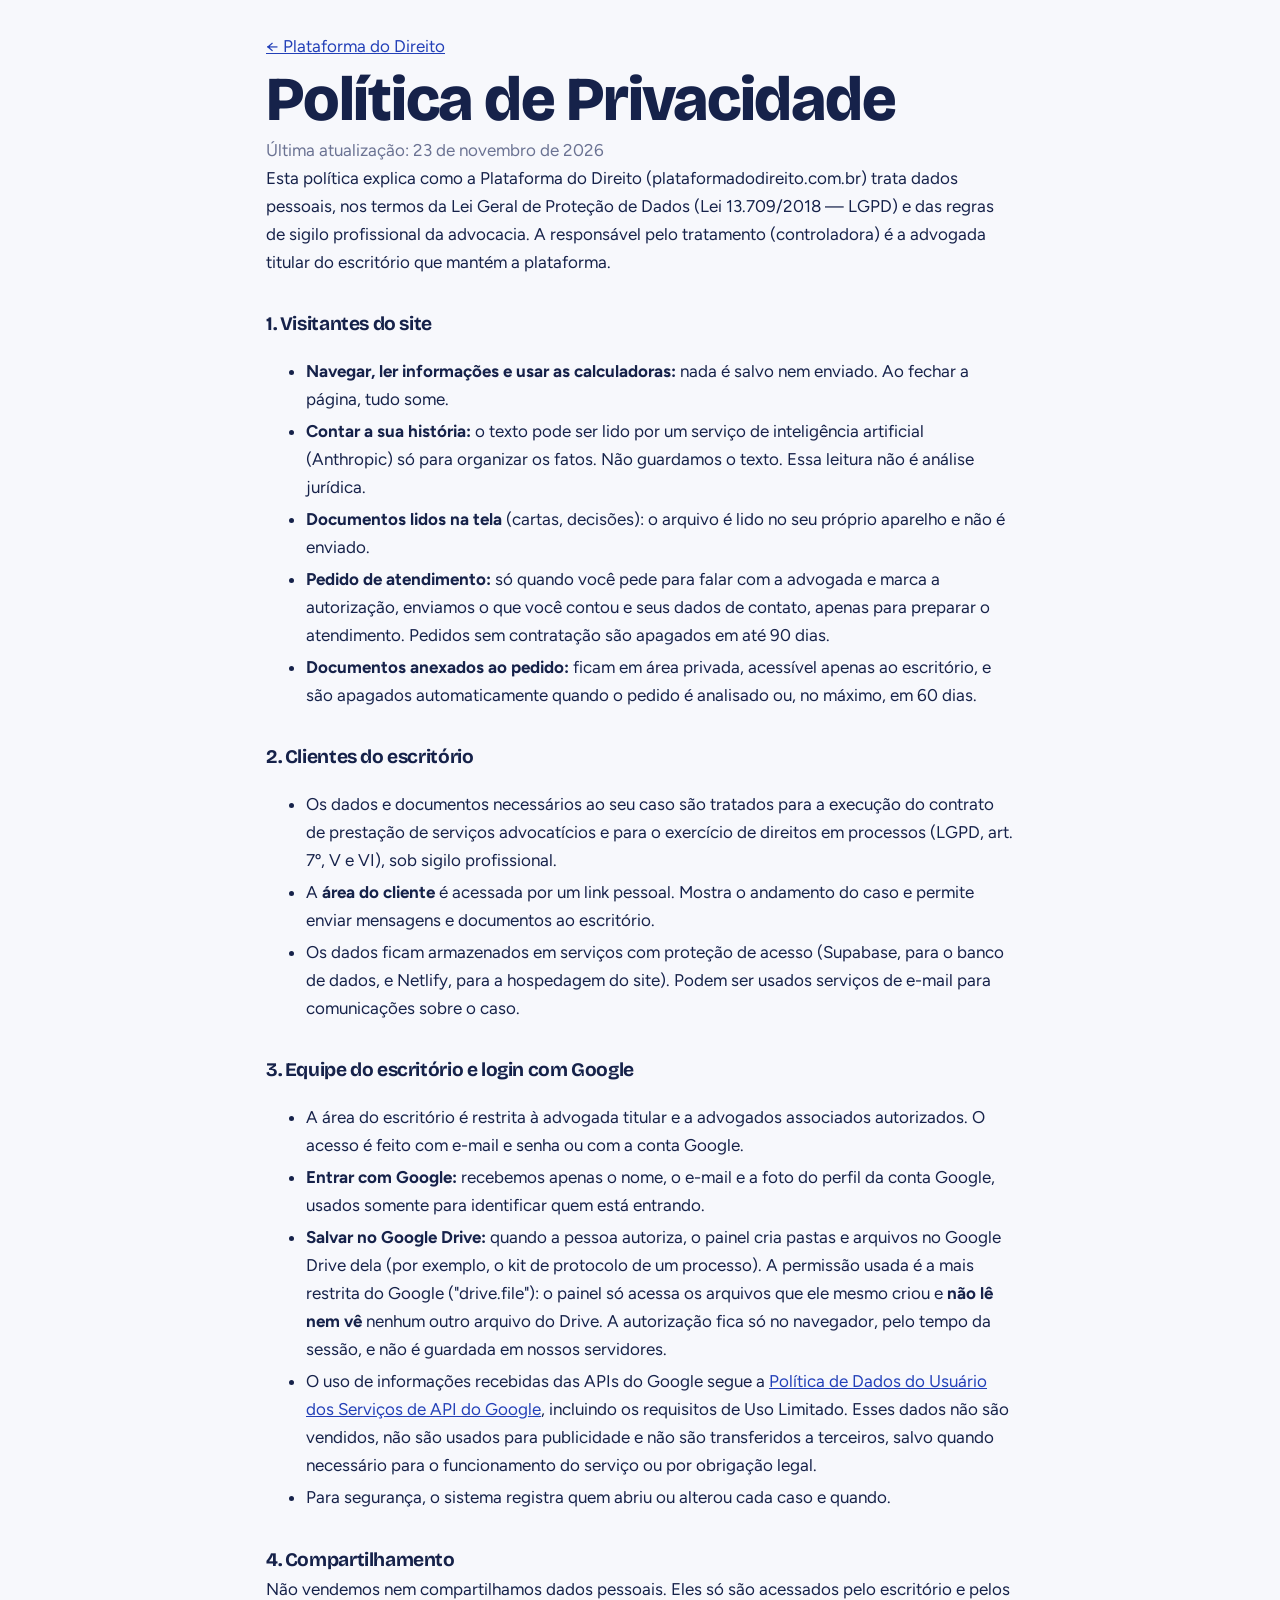
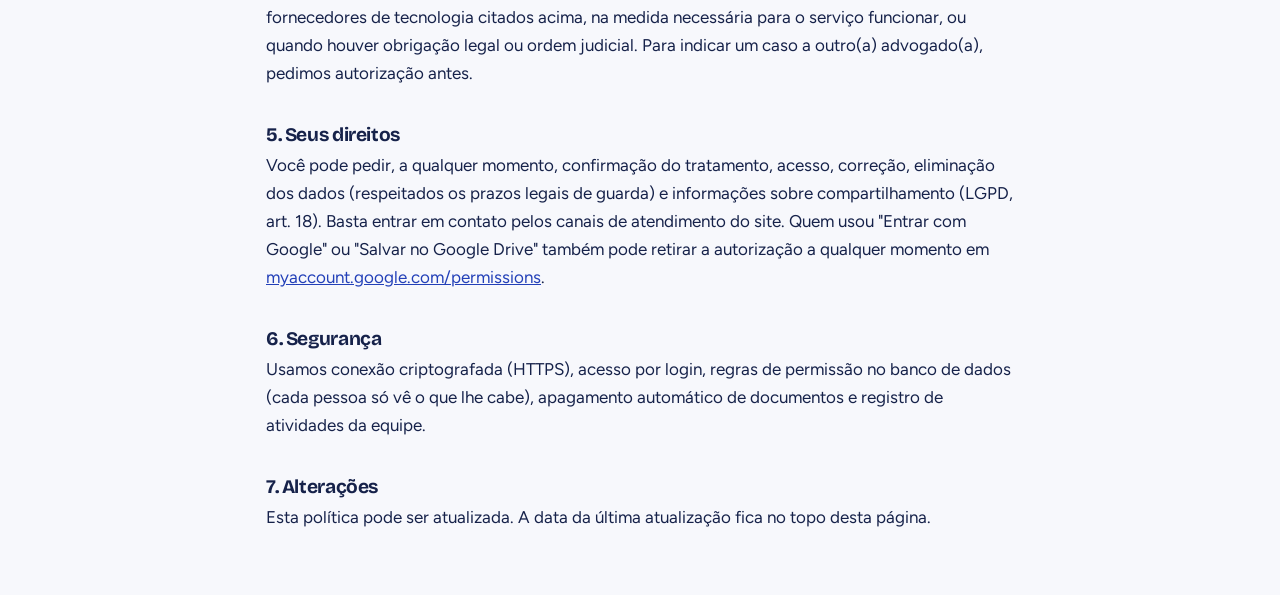
<file: plataforma-direito/privacidade/index.html>
<!doctype html>
<html lang="pt-BR">
<head>
<meta charset="utf-8">
<meta name="viewport" content="width=device-width, initial-scale=1">
<title>Política de Privacidade — Plataforma do Direito</title>
<meta name="description" content="Como a Plataforma do Direito trata dados pessoais de visitantes, clientes e da equipe do escritório, conforme a LGPD.">
<link rel="icon" href="../../favicon.svg" type="image/svg+xml">
<link rel="stylesheet" href="https://fonts.googleapis.com/css2?family=Bricolage+Grotesque:opsz,wght@12..96,700;12..96,800&family=Figtree:wght@400;500;600&display=swap">
<link rel="stylesheet" href="../styles.css">
<style>
  .pol { max-width: 780px; margin: 0 auto; padding: 32px 16px 64px; line-height: 1.65; }
  .pol h1 { margin: 8px 0 4px; } .pol h2 { margin-top: 32px; font-size: 1.2rem; }
  .pol li { margin: 4px 0; } .pol .muted { color: var(--muted); }
</style>
</head>
<body>
<main class="pol">
  <a href="../">← Plataforma do Direito</a>
  <h1>Política de Privacidade</h1>
  <p class="muted">Última atualização: 23 de novembro de 2026</p>

  <p>Esta política explica como a Plataforma do Direito (plataformadodireito.com.br) trata dados pessoais, nos termos da Lei Geral de Proteção de Dados (Lei 13.709/2018 — LGPD) e das regras de sigilo profissional da advocacia. A responsável pelo tratamento (controladora) é a advogada titular do escritório que mantém a plataforma.</p>

  <h2>1. Visitantes do site</h2>
  <ul>
    <li><b>Navegar, ler informações e usar as calculadoras:</b> nada é salvo nem enviado. Ao fechar a página, tudo some.</li>
    <li><b>Contar a sua história:</b> o texto pode ser lido por um serviço de inteligência artificial (Anthropic) só para organizar os fatos. Não guardamos o texto. Essa leitura não é análise jurídica.</li>
    <li><b>Documentos lidos na tela</b> (cartas, decisões): o arquivo é lido no seu próprio aparelho e não é enviado.</li>
    <li><b>Pedido de atendimento:</b> só quando você pede para falar com a advogada e marca a autorização, enviamos o que você contou e seus dados de contato, apenas para preparar o atendimento. Pedidos sem contratação são apagados em até 90 dias.</li>
    <li><b>Documentos anexados ao pedido:</b> ficam em área privada, acessível apenas ao escritório, e são apagados automaticamente quando o pedido é analisado ou, no máximo, em 60 dias.</li>
  </ul>

  <h2>2. Clientes do escritório</h2>
  <ul>
    <li>Os dados e documentos necessários ao seu caso são tratados para a execução do contrato de prestação de serviços advocatícios e para o exercício de direitos em processos (LGPD, art. 7º, V e VI), sob sigilo profissional.</li>
    <li>A <b>área do cliente</b> é acessada por um link pessoal. Mostra o andamento do caso e permite enviar mensagens e documentos ao escritório.</li>
    <li>Os dados ficam armazenados em serviços com proteção de acesso (Supabase, para o banco de dados, e Netlify, para a hospedagem do site). Podem ser usados serviços de e-mail para comunicações sobre o caso.</li>
  </ul>

  <h2>3. Equipe do escritório e login com Google</h2>
  <ul>
    <li>A área do escritório é restrita à advogada titular e a advogados associados autorizados. O acesso é feito com e-mail e senha ou com a conta Google.</li>
    <li><b>Entrar com Google:</b> recebemos apenas o nome, o e-mail e a foto do perfil da conta Google, usados somente para identificar quem está entrando.</li>
    <li><b>Salvar no Google Drive:</b> quando a pessoa autoriza, o painel cria pastas e arquivos no Google Drive dela (por exemplo, o kit de protocolo de um processo). A permissão usada é a mais restrita do Google ("drive.file"): o painel só acessa os arquivos que ele mesmo criou e <b>não lê nem vê</b> nenhum outro arquivo do Drive. A autorização fica só no navegador, pelo tempo da sessão, e não é guardada em nossos servidores.</li>
    <li>O uso de informações recebidas das APIs do Google segue a <a href="https://developers.google.com/terms/api-services-user-data-policy" target="_blank" rel="noopener">Política de Dados do Usuário dos Serviços de API do Google</a>, incluindo os requisitos de Uso Limitado. Esses dados não são vendidos, não são usados para publicidade e não são transferidos a terceiros, salvo quando necessário para o funcionamento do serviço ou por obrigação legal.</li>
    <li>Para segurança, o sistema registra quem abriu ou alterou cada caso e quando.</li>
  </ul>

  <h2>4. Compartilhamento</h2>
  <p>Não vendemos nem compartilhamos dados pessoais. Eles só são acessados pelo escritório e pelos fornecedores de tecnologia citados acima, na medida necessária para o serviço funcionar, ou quando houver obrigação legal ou ordem judicial. Para indicar um caso a outro(a) advogado(a), pedimos autorização antes.</p>

  <h2>5. Seus direitos</h2>
  <p>Você pode pedir, a qualquer momento, confirmação do tratamento, acesso, correção, eliminação dos dados (respeitados os prazos legais de guarda) e informações sobre compartilhamento (LGPD, art. 18). Basta entrar em contato pelos canais de atendimento do site. Quem usou "Entrar com Google" ou "Salvar no Google Drive" também pode retirar a autorização a qualquer momento em <a href="https://myaccount.google.com/permissions" target="_blank" rel="noopener">myaccount.google.com/permissions</a>.</p>

  <h2>6. Segurança</h2>
  <p>Usamos conexão criptografada (HTTPS), acesso por login, regras de permissão no banco de dados (cada pessoa só vê o que lhe cabe), apagamento automático de documentos e registro de atividades da equipe.</p>

  <h2>7. Alterações</h2>
  <p>Esta política pode ser atualizada. A data da última atualização fica no topo desta página.</p>
</main>
</body>
</html>
</file>
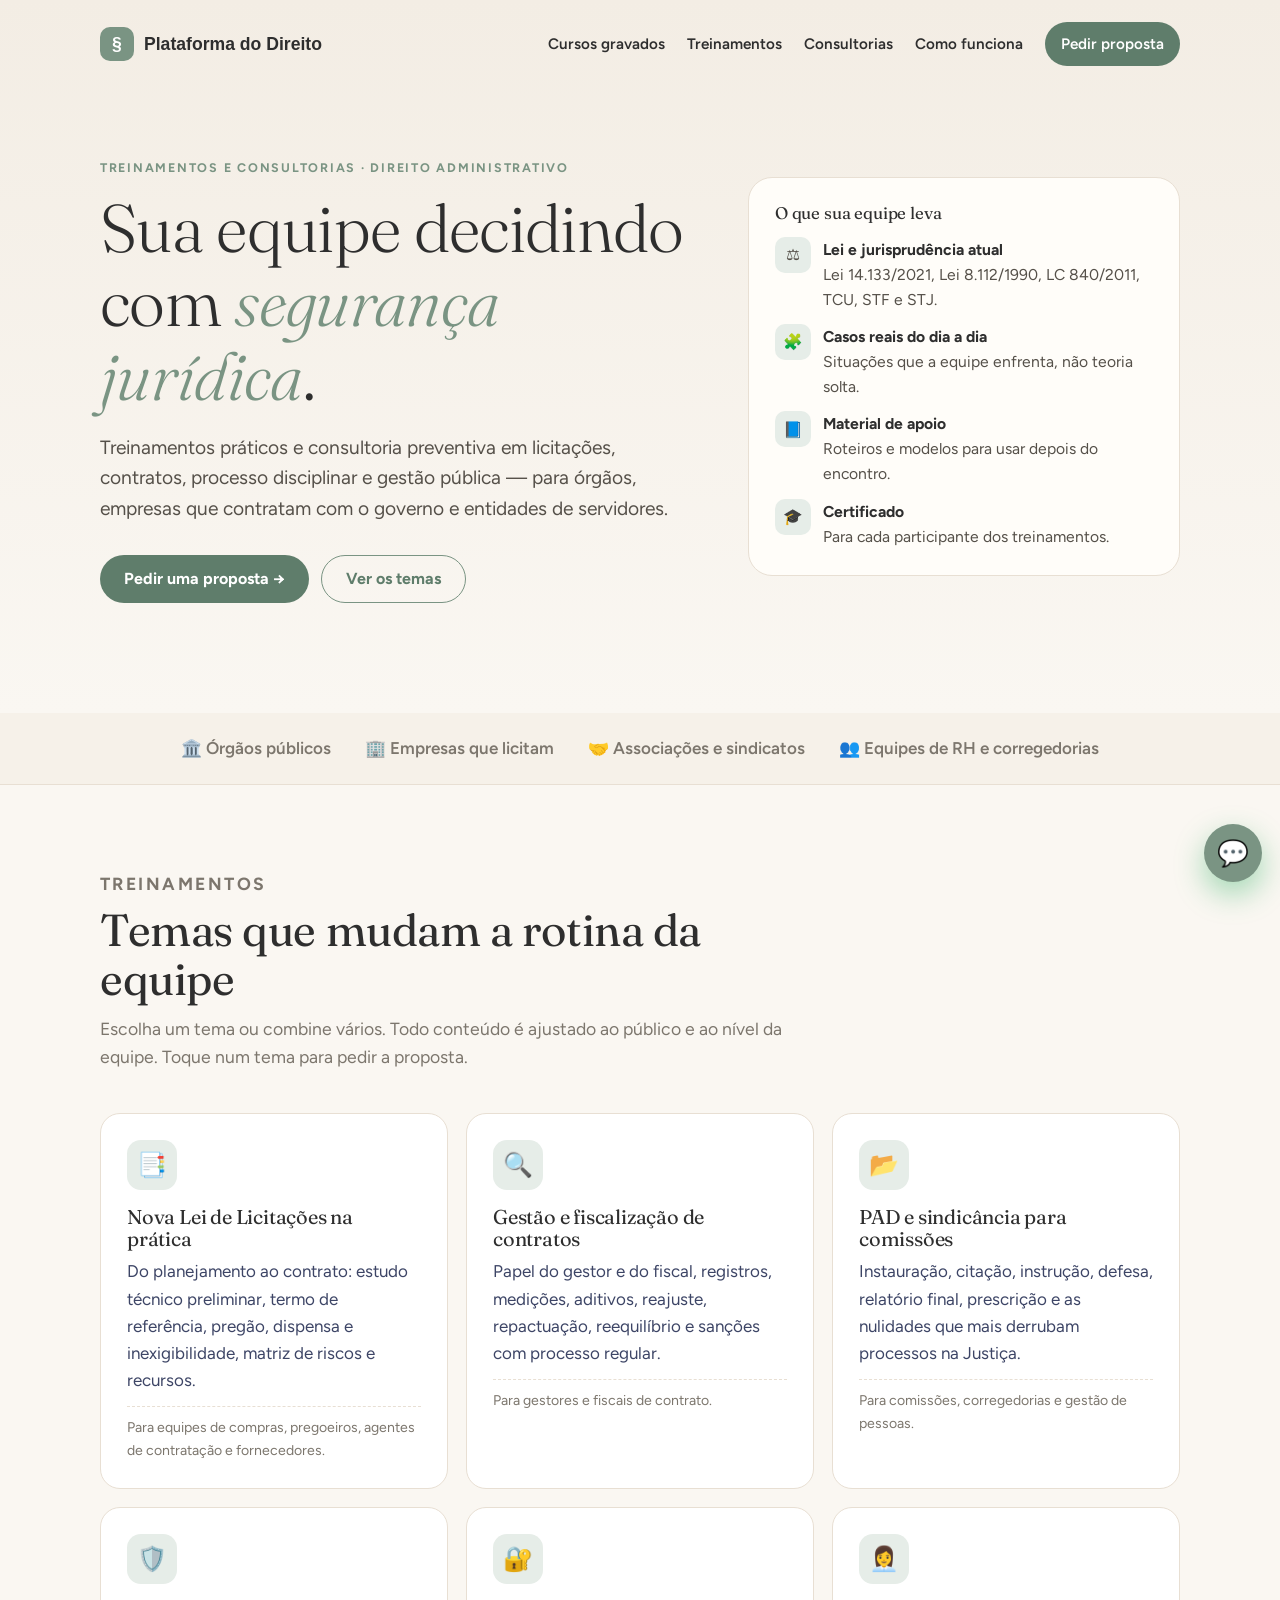
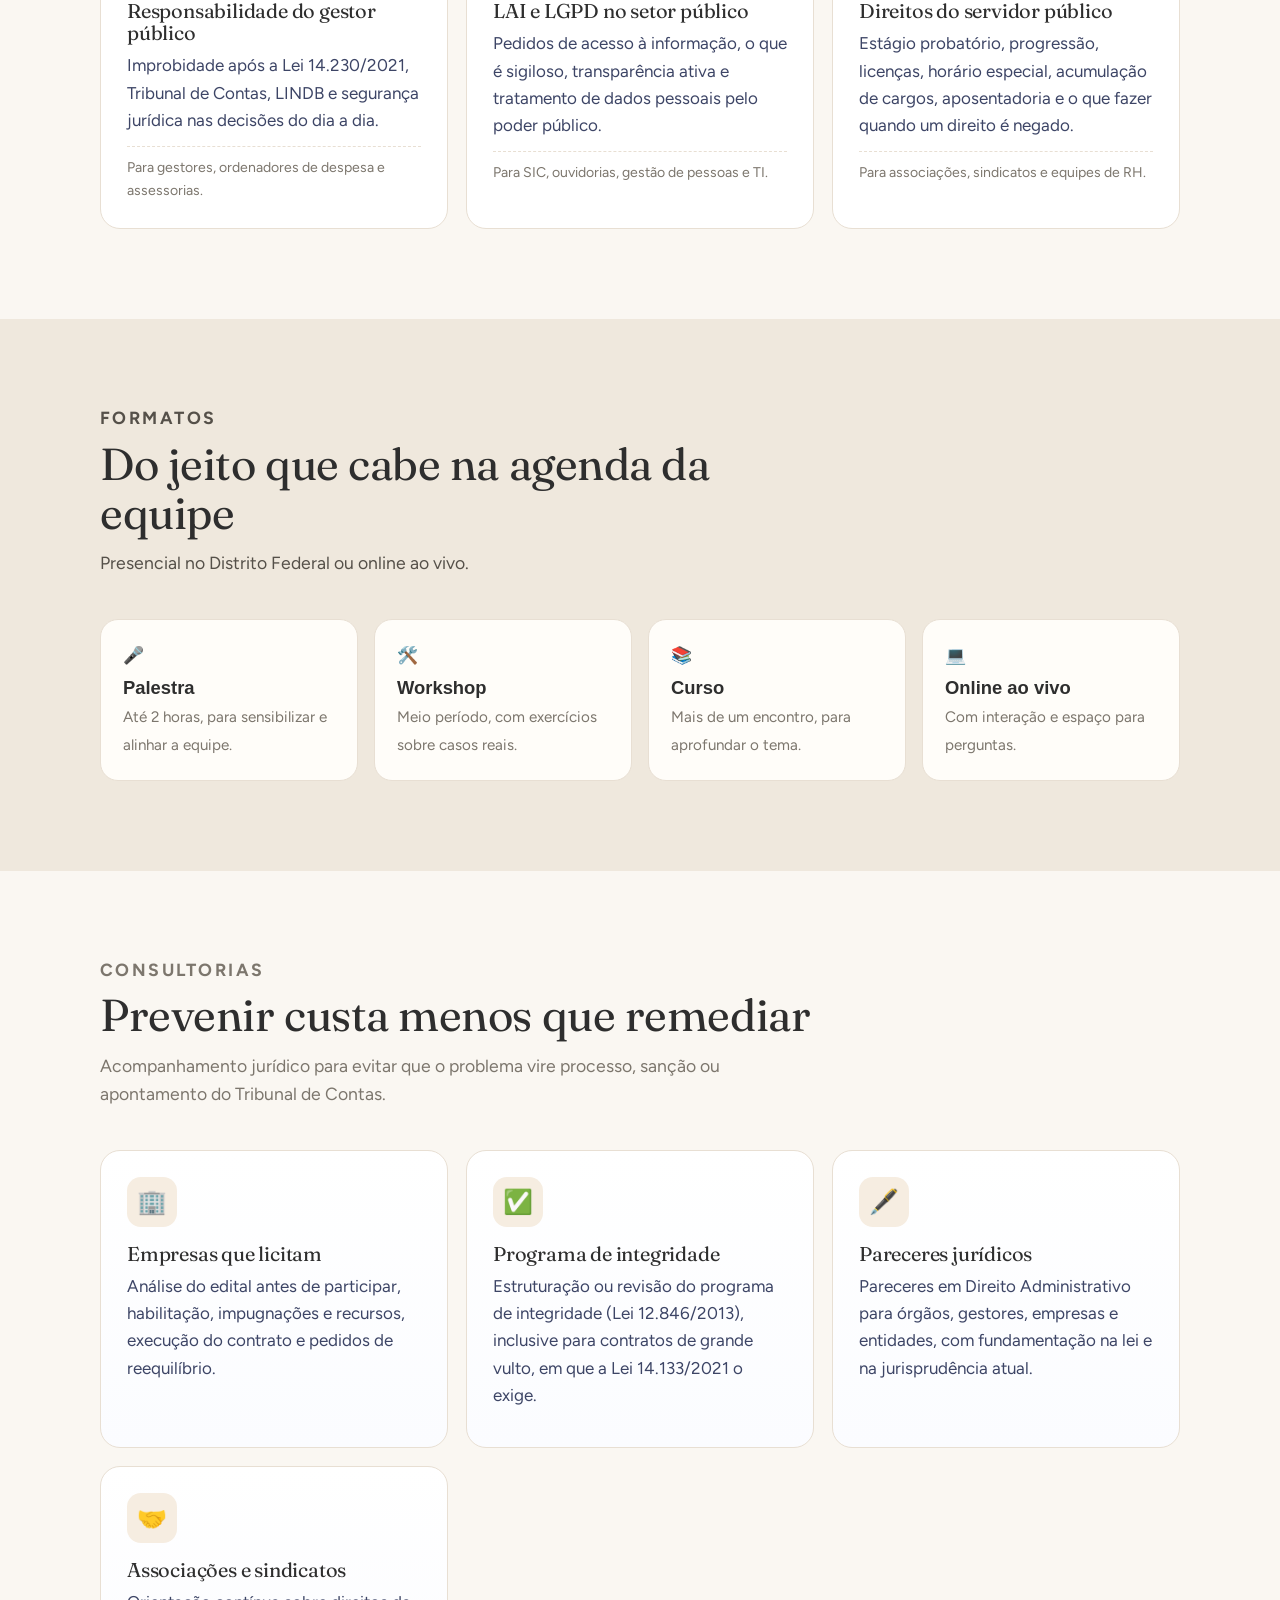
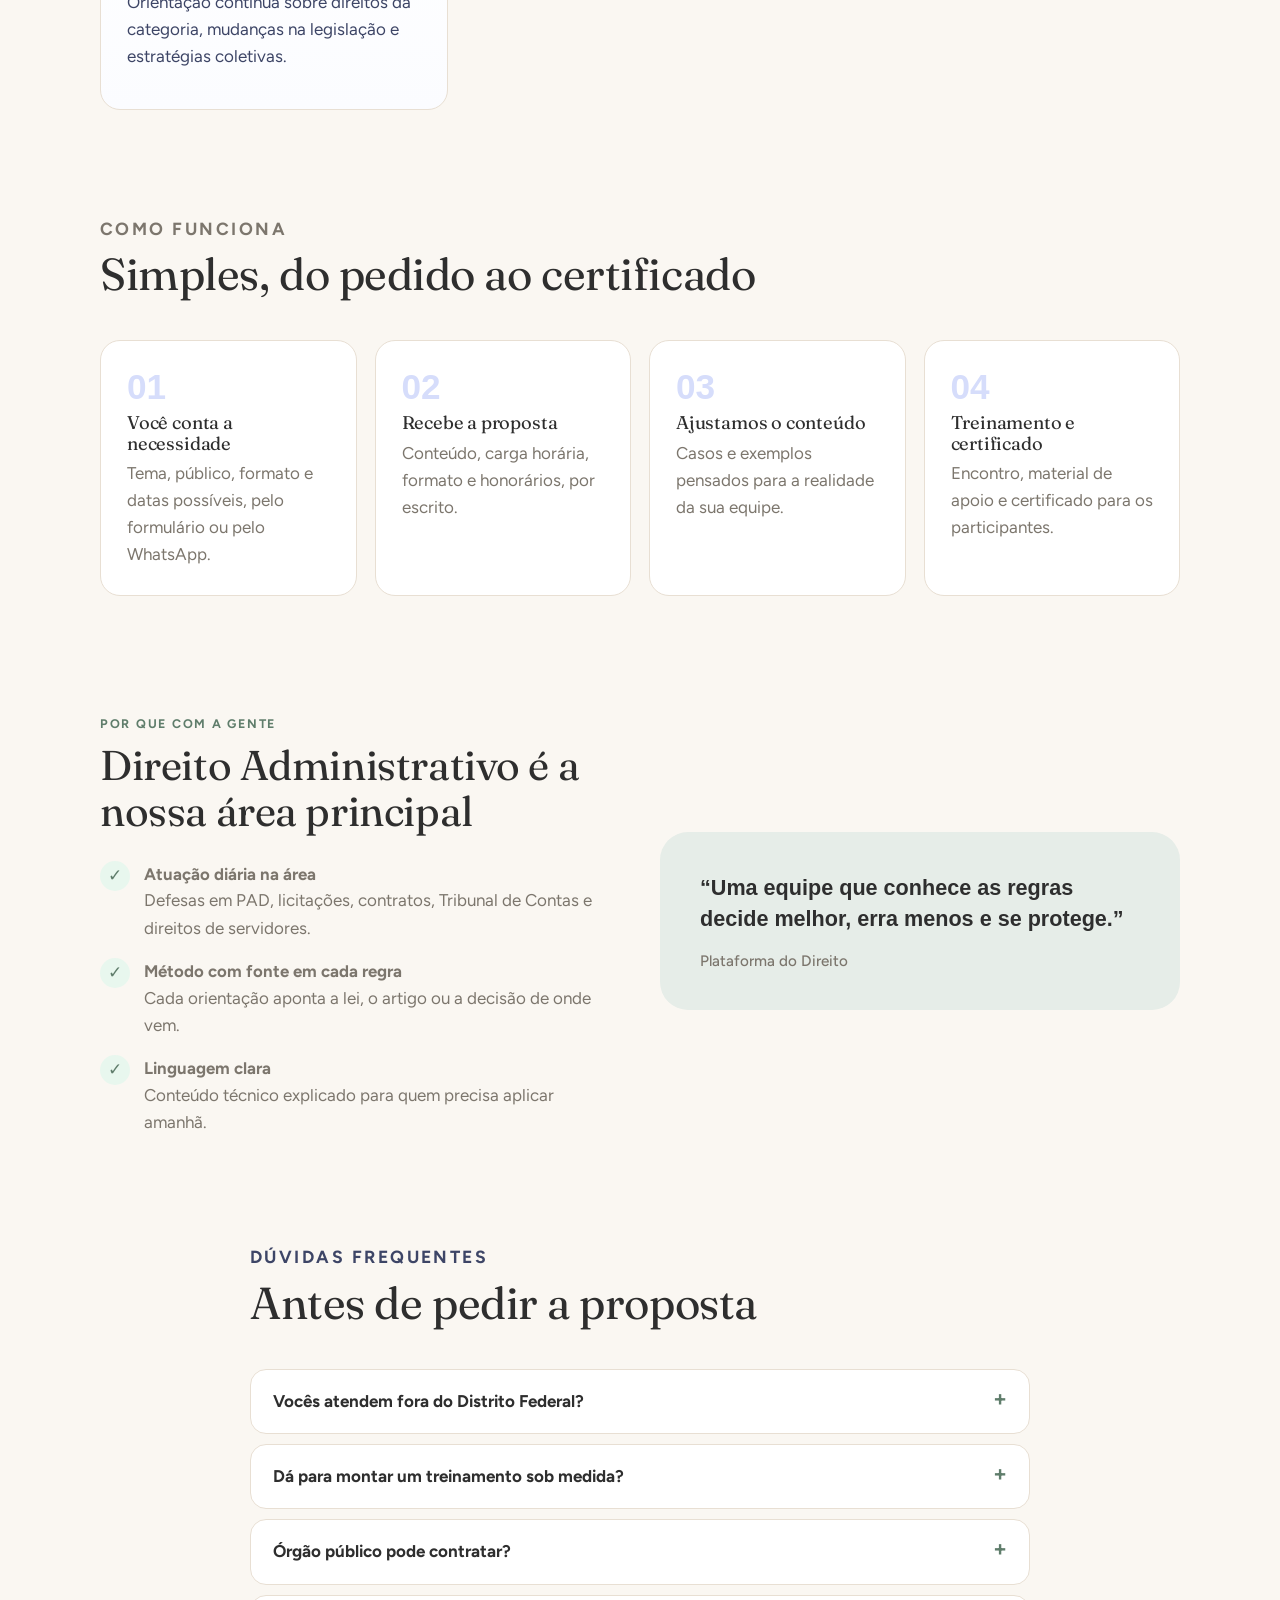
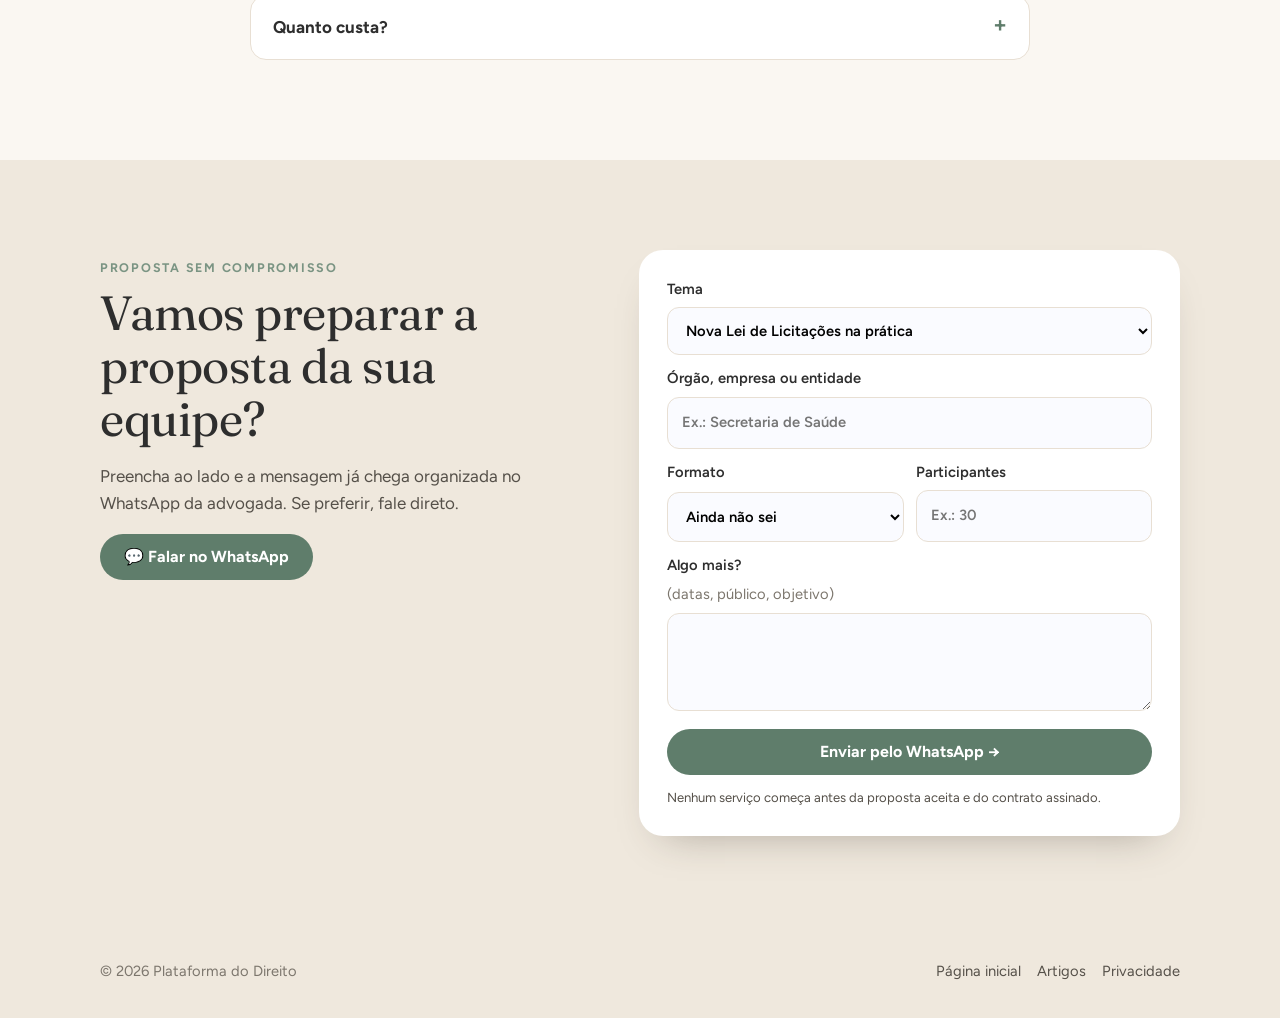
<file: plataforma-direito/treinamentos/index.html>
<!doctype html>
<html lang="pt-BR">
<head>
<meta charset="utf-8">
<meta name="viewport" content="width=device-width, initial-scale=1">
<title>Treinamentos e consultorias em Direito Administrativo · Plataforma do Direito</title>
<meta name="description" content="Treinamentos e consultorias em licitações e contratos, PAD, gestão pública, LAI e LGPD e direitos do servidor, para órgãos, empresas e associações.">
<meta name="theme-color" content="#0f1838">
<link rel="canonical" href="https://plataformadodireito.com.br/plataforma-direito/treinamentos/">
<link rel="icon" href="/favicon.svg" type="image/svg+xml">
<meta property="og:type" content="website"><meta property="og:title" content="Treinamentos e consultorias em Direito Administrativo">
<meta property="og:description" content="Licitações, contratos, PAD, gestão pública e direitos do servidor — conteúdo prático para equipes.">
<meta property="og:url" content="https://plataformadodireito.com.br/plataforma-direito/treinamentos/"><meta property="og:image" content="https://plataformadodireito.com.br/compartilhar.png">
<link rel="preconnect" href="https://fonts.googleapis.com">
<link rel="stylesheet" href="https://fonts.googleapis.com/css2?family=Fraunces:opsz,wght@9..144,300;9..144,400;9..144,500&family=Figtree:wght@400;500;600;700&display=swap">
<link rel="stylesheet" href="../landing.css">
</head>
<body>

<header class="nav"><div class="w">
  <a class="marca" href="/plataforma-direito/"><i>§</i>Plataforma do Direito</a>
  <nav><a href="/plataforma-direito/cursos/">Cursos gravados</a><a href="#treinamentos">Treinamentos</a><a href="#consultorias">Consultorias</a><a href="#como">Como funciona</a><a href="#proposta" class="cta-topo">Pedir proposta</a></nav>
</div></header>

<section class="hero"><div class="w">
  <div>
    <p class="eyebrow">Treinamentos e consultorias · Direito Administrativo</p>
    <h1>Sua equipe decidindo com <em>segurança jurídica</em>.</h1>
    <p class="sub">Treinamentos práticos e consultoria preventiva em licitações, contratos, processo disciplinar e gestão pública — para órgãos, empresas que contratam com o governo e entidades de servidores.</p>
    <div class="acoes"><a href="#proposta" class="btn btn-ouro">Pedir uma proposta →</a><a href="#treinamentos" class="btn btn-vidro">Ver os temas</a></div>
  </div>
  <aside class="painel">
    <h3>O que sua equipe leva</h3>
    <ul>
      <li><span class="ico">⚖️</span><span><b>Lei e jurisprudência atual</b><br>Lei 14.133/2021, Lei 8.112/1990, LC 840/2011, TCU, STF e STJ.</span></li>
      <li><span class="ico">🧩</span><span><b>Casos reais do dia a dia</b><br>Situações que a equipe enfrenta, não teoria solta.</span></li>
      <li><span class="ico">📘</span><span><b>Material de apoio</b><br>Roteiros e modelos para usar depois do encontro.</span></li>
      <li><span class="ico">🎓</span><span><b>Certificado</b><br>Para cada participante dos treinamentos.</span></li>
    </ul>
  </aside>
</div></section>

<div class="publicos"><div class="w">
  <span>🏛️ Órgãos públicos</span><span>🏢 Empresas que licitam</span><span>🤝 Associações e sindicatos</span><span>👥 Equipes de RH e corregedorias</span>
</div></div>

<section class="s" id="treinamentos"><div class="w">
  <div class="cab rev"><p class="eyebrow">Treinamentos</p><h2>Temas que mudam a rotina da equipe</h2><p>Escolha um tema ou combine vários. Todo conteúdo é ajustado ao público e ao nível da equipe. Toque num tema para pedir a proposta.</p></div>
  <div class="grade">
    <article class="card rev" tabindex="0" data-tema="Nova Lei de Licitações na prática"><span class="mais">Pedir →</span><div class="ic">📑</div><h3>Nova Lei de Licitações na prática</h3><p>Do planejamento ao contrato: estudo técnico preliminar, termo de referência, pregão, dispensa e inexigibilidade, matriz de riscos e recursos.</p><p class="para">Para equipes de compras, pregoeiros, agentes de contratação e fornecedores.</p></article>
    <article class="card rev" tabindex="0" data-tema="Gestão e fiscalização de contratos"><span class="mais">Pedir →</span><div class="ic">🔍</div><h3>Gestão e fiscalização de contratos</h3><p>Papel do gestor e do fiscal, registros, medições, aditivos, reajuste, repactuação, reequilíbrio e sanções com processo regular.</p><p class="para">Para gestores e fiscais de contrato.</p></article>
    <article class="card rev" tabindex="0" data-tema="PAD e sindicância para comissões"><span class="mais">Pedir →</span><div class="ic">📂</div><h3>PAD e sindicância para comissões</h3><p>Instauração, citação, instrução, defesa, relatório final, prescrição e as nulidades que mais derrubam processos na Justiça.</p><p class="para">Para comissões, corregedorias e gestão de pessoas.</p></article>
    <article class="card rev" tabindex="0" data-tema="Responsabilidade do gestor público"><span class="mais">Pedir →</span><div class="ic">🛡️</div><h3>Responsabilidade do gestor público</h3><p>Improbidade após a Lei 14.230/2021, Tribunal de Contas, LINDB e segurança jurídica nas decisões do dia a dia.</p><p class="para">Para gestores, ordenadores de despesa e assessorias.</p></article>
    <article class="card rev" tabindex="0" data-tema="LAI e LGPD no setor público"><span class="mais">Pedir →</span><div class="ic">🔐</div><h3>LAI e LGPD no setor público</h3><p>Pedidos de acesso à informação, o que é sigiloso, transparência ativa e tratamento de dados pessoais pelo poder público.</p><p class="para">Para SIC, ouvidorias, gestão de pessoas e TI.</p></article>
    <article class="card rev" tabindex="0" data-tema="Direitos do servidor público"><span class="mais">Pedir →</span><div class="ic">👩‍💼</div><h3>Direitos do servidor público</h3><p>Estágio probatório, progressão, licenças, horário especial, acumulação de cargos, aposentadoria e o que fazer quando um direito é negado.</p><p class="para">Para associações, sindicatos e equipes de RH.</p></article>
  </div>
</div></section>

<section class="s formatos"><div class="w">
  <div class="cab rev"><p class="eyebrow">Formatos</p><h2>Do jeito que cabe na agenda da equipe</h2><p>Presencial no Distrito Federal ou online ao vivo.</p></div>
  <div class="fmt">
    <div class="rev">🎤<b>Palestra</b><span>Até 2 horas, para sensibilizar e alinhar a equipe.</span></div>
    <div class="rev">🛠️<b>Workshop</b><span>Meio período, com exercícios sobre casos reais.</span></div>
    <div class="rev">📚<b>Curso</b><span>Mais de um encontro, para aprofundar o tema.</span></div>
    <div class="rev">💻<b>Online ao vivo</b><span>Com interação e espaço para perguntas.</span></div>
  </div>
</div></section>

<section class="s consult" id="consultorias"><div class="w">
  <div class="cab rev"><p class="eyebrow">Consultorias</p><h2>Prevenir custa menos que remediar</h2><p>Acompanhamento jurídico para evitar que o problema vire processo, sanção ou apontamento do Tribunal de Contas.</p></div>
  <div class="grade">
    <article class="card rev" tabindex="0" data-tema="Consultoria para empresas que licitam"><span class="mais">Pedir →</span><div class="ic">🏢</div><h3>Empresas que licitam</h3><p>Análise do edital antes de participar, habilitação, impugnações e recursos, execução do contrato e pedidos de reequilíbrio.</p></article>
    <article class="card rev" tabindex="0" data-tema="Programa de integridade (compliance)"><span class="mais">Pedir →</span><div class="ic">✅</div><h3>Programa de integridade</h3><p>Estruturação ou revisão do programa de integridade (Lei 12.846/2013), inclusive para contratos de grande vulto, em que a Lei 14.133/2021 o exige.</p></article>
    <article class="card rev" tabindex="0" data-tema="Pareceres jurídicos"><span class="mais">Pedir →</span><div class="ic">🖋️</div><h3>Pareceres jurídicos</h3><p>Pareceres em Direito Administrativo para órgãos, gestores, empresas e entidades, com fundamentação na lei e na jurisprudência atual.</p></article>
    <article class="card rev" tabindex="0" data-tema="Consultoria para associações de servidores"><span class="mais">Pedir →</span><div class="ic">🤝</div><h3>Associações e sindicatos</h3><p>Orientação contínua sobre direitos da categoria, mudanças na legislação e estratégias coletivas.</p></article>
  </div>
</div></section>

<section class="s" id="como" style="padding-top:20px"><div class="w">
  <div class="cab rev"><p class="eyebrow">Como funciona</p><h2>Simples, do pedido ao certificado</h2></div>
  <div class="passos">
    <div class="rev"><h3>Você conta a necessidade</h3><p>Tema, público, formato e datas possíveis, pelo formulário ou pelo WhatsApp.</p></div>
    <div class="rev"><h3>Recebe a proposta</h3><p>Conteúdo, carga horária, formato e honorários, por escrito.</p></div>
    <div class="rev"><h3>Ajustamos o conteúdo</h3><p>Casos e exemplos pensados para a realidade da sua equipe.</p></div>
    <div class="rev"><h3>Treinamento e certificado</h3><p>Encontro, material de apoio e certificado para os participantes.</p></div>
  </div>
</div></section>

<section class="s" style="padding-top:20px"><div class="w dif">
  <div class="rev">
    <p class="eyebrow">Por que com a gente</p>
    <h2 style="font-size:clamp(1.9rem,3.6vw,2.6rem);margin:12px 0 26px">Direito Administrativo é a nossa área principal</h2>
    <ul>
      <li><span class="ok">✓</span><span><b>Atuação diária na área</b><span>Defesas em PAD, licitações, contratos, Tribunal de Contas e direitos de servidores.</span></span></li>
      <li><span class="ok">✓</span><span><b>Método com fonte em cada regra</b><span>Cada orientação aponta a lei, o artigo ou a decisão de onde vem.</span></span></li>
      <li><span class="ok">✓</span><span><b>Linguagem clara</b><span>Conteúdo técnico explicado para quem precisa aplicar amanhã.</span></span></li>
    </ul>
  </div>
  <div class="citacao rev">“Uma equipe que conhece as regras decide melhor, erra menos e se protege.”<small>Plataforma do Direito</small></div>
</div></section>

<section class="s" style="padding-top:10px"><div class="w faq">
  <div class="cab rev"><p class="eyebrow">Dúvidas frequentes</p><h2>Antes de pedir a proposta</h2></div>
  <details class="rev"><summary>Vocês atendem fora do Distrito Federal?</summary><p>Sim, no formato online ao vivo. Encontros presenciais fora do DF podem ser combinados na proposta.</p></details>
  <details class="rev"><summary>Dá para montar um treinamento sob medida?</summary><p>Sim. Os temas da página são pontos de partida: o conteúdo é ajustado ao público, ao nível da equipe e aos problemas que vocês enfrentam.</p></details>
  <details class="rev"><summary>Órgão público pode contratar?</summary><p>Sim. A forma de contratação segue as regras do próprio órgão, conforme a Lei 14.133/2021. Na proposta, enviamos as informações necessárias para o processo.</p></details>
  <details class="rev"><summary>Quanto custa?</summary><p>Depende do tema, do formato, da carga horária e do número de participantes. O valor vem por escrito na proposta, antes de qualquer compromisso.</p></details>
</div></section>

<section class="s final" id="proposta"><div class="w">
  <div class="rev">
    <p class="eyebrow">Proposta sem compromisso</p>
    <h2>Vamos preparar a proposta da sua equipe?</h2>
    <p>Preencha ao lado e a mensagem já chega organizada no WhatsApp da advogada. Se preferir, fale direto.</p>
    <p><a href="#" class="btn btn-zap" data-wa>💬 Falar no WhatsApp</a></p>
  </div>
  <form id="tr-form" class="rev">
    <label>Tema<select id="tr-tema"></select></label>
    <label>Órgão, empresa ou entidade<input id="tr-org" autocomplete="organization" placeholder="Ex.: Secretaria de Saúde"></label>
    <div class="duas">
      <label>Formato<select id="tr-formato"><option>Ainda não sei</option><option>Palestra (até 2 horas)</option><option>Workshop (meio período)</option><option>Curso (mais de um encontro)</option><option>Online ao vivo</option><option>Consultoria contínua</option><option>Parecer</option></select></label>
      <label>Participantes<input id="tr-pessoas" inputmode="numeric" placeholder="Ex.: 30"></label>
    </div>
    <label>Algo mais? <span style="font-weight:400;color:var(--suave)">(datas, público, objetivo)</span><textarea id="tr-obs" rows="3"></textarea></label>
    <button class="btn btn-zap" type="submit">Enviar pelo WhatsApp →</button>
    <p class="nota">Nenhum serviço começa antes da proposta aceita e do contrato assinado.</p>
  </form>
</div></section>

<footer><div class="w"><span>© <span id="ano"></span> Plataforma do Direito</span><span><a href="/plataforma-direito/">Página inicial</a><a href="/plataforma-direito/s/">Artigos</a><a href="/plataforma-direito/privacidade/">Privacidade</a></span></div></footer>
<a href="#" class="flutua" data-wa aria-label="Falar no WhatsApp">💬</a>

<script>
const WA_NUMERO = "5561999733111";
const esc = (s) => String(s).replace(/[&<>"]/g, (c) => ({ "&": "&amp;", "<": "&lt;", ">": "&gt;", '"': "&quot;" }[c]));
document.getElementById("ano").textContent = new Date().getFullYear();
document.querySelectorAll("[data-wa]").forEach((a) => a.addEventListener("click", (e) => { e.preventDefault(); window.open("https://wa.me/" + WA_NUMERO + "?text=" + encodeURIComponent("Olá! Vim pela página de treinamentos e consultorias."), "_blank", "noopener"); }));
// Aparecer suavemente ao rolar
const io = "IntersectionObserver" in window ? new IntersectionObserver((es) => es.forEach((e) => { if (e.isIntersecting) { e.target.classList.add("on"); io.unobserve(e.target); } }), { threshold: 0.12 }) : null;
document.querySelectorAll(".rev").forEach((el) => (io ? io.observe(el) : el.classList.add("on")));
</script>
<script src="../treinamentos.js"></script>
</body>
</html>
</file>
<file: plataforma-direito/styles.css>
/* Layout: serviço digital — hero em duas colunas (pergunta + prévia viva da conversa), resto em coluna estreita de leitura. */
:root {
  --ink: #16224a;        /* azul-tinta institucional */
  --ink-2: #3c4870;
  --muted: #6b7393;
  --bg: #f7f8fc;
  --surface: #ffffff;
  --tint: #eceffa;
  --line: #dfe3f0;
  --brand: #2340b8;      /* ação */
  --brand-ink: #ffffff;
  --amber: #e9a23b;      /* destaque, usado com parcimônia */
  --amber-soft: #fdf1dc;
  --ok: #16865a;
  --font-display: "Bricolage Grotesque", "Segoe UI", system-ui, sans-serif;
  --font-body: "Figtree", system-ui, -apple-system, "Segoe UI", sans-serif;
  --r: 16px;
  --shadow: 0 1px 2px rgba(22, 34, 74, .06), 0 12px 32px -12px rgba(22, 34, 74, .18);
}
@media (prefers-color-scheme: dark) {
  :root:not([data-theme="light"]) {
    --ink: #e9ecf8; --ink-2: #c3c9e2; --muted: #8f98bb; --bg: #0d1226; --surface: #151c36; --tint: #1c2546;
    --line: #29335a; --brand: #7d93ff; --brand-ink: #0d1226; --amber: #f2b45a; --amber-soft: #2e2615; --ok: #4cc58e;
    --shadow: 0 1px 2px rgba(0,0,0,.3), 0 12px 32px -12px rgba(0,0,0,.6); color-scheme: dark;
  }
}
:root[data-theme="dark"] {
  --ink: #e9ecf8; --ink-2: #c3c9e2; --muted: #8f98bb; --bg: #0d1226; --surface: #151c36; --tint: #1c2546;
  --line: #29335a; --brand: #7d93ff; --brand-ink: #0d1226; --amber: #f2b45a; --amber-soft: #2e2615; --ok: #4cc58e;
  --shadow: 0 1px 2px rgba(0,0,0,.3), 0 12px 32px -12px rgba(0,0,0,.6); color-scheme: dark;
}

* { box-sizing: border-box; }
body { margin: 0; font: 17px/1.6 var(--font-body); background: var(--bg); color: var(--ink); -webkit-font-smoothing: antialiased; }
h1, h2, h3 { font-family: var(--font-display); text-wrap: balance; letter-spacing: -.02em; margin: 0; }
h1 { font-size: clamp(2.2rem, 5.2vw, 3.9rem); line-height: 1.02; font-weight: 800; }
h1 em { font-style: normal; color: var(--brand); }
h2 { font-size: 1.5rem; font-weight: 700; }
h3 { font-size: 1.12rem; font-weight: 700; letter-spacing: -.01em; }
p { margin: 0; }
a { color: var(--brand); }
:focus-visible { outline: 3px solid var(--amber); outline-offset: 2px; border-radius: 6px; }
.sr { position: absolute; width: 1px; height: 1px; overflow: hidden; clip: rect(0 0 0 0); }
.muted { color: var(--muted); }
.small { font-size: .86rem; }
.eyebrow, .label, .chips-label { font-size: .76rem; font-weight: 600; letter-spacing: .1em; text-transform: uppercase; color: var(--muted); }

/* Topo */
.topbar { display: flex; justify-content: space-between; align-items: center; gap: 1rem; padding: 18px max(16px, 4vw); }
.brand { font-family: var(--font-display); font-weight: 800; font-size: 1.2rem; color: var(--ink); text-decoration: none; display: flex; align-items: center; gap: 10px; letter-spacing: -.02em; }
.brand::before { content: "§"; display: grid; place-items: center; width: 32px; height: 32px; border-radius: 10px; background: var(--ink); color: var(--bg); font-size: 1.1rem; }
.topbar nav { display: flex; gap: 26px; align-items: center; }
.topbar nav a { color: var(--ink-2); text-decoration: none; font-size: .95rem; font-weight: 500; }
.topbar nav a:hover { color: var(--brand); }
.btn-ghost { border: 1.5px solid var(--line); padding: 7px 18px; border-radius: 999px; }

main { padding-inline: max(16px, 4vw); }
.view { display: none; }
.view.active { display: block; animation: rise .35s ease both; }
@keyframes rise { from { opacity: .4; transform: translateY(6px); } }
@media (prefers-reduced-motion: reduce) { .view.active { animation: none; } }
.narrow { max-width: 700px; margin: 48px auto 64px; display: grid; gap: 20px; }
.narrow > h2 { margin-top: 20px; }

/* Botões */
.btn { display: inline-flex; align-items: center; gap: 8px; background: var(--brand); color: var(--brand-ink); border: 0; cursor: pointer;
  padding: 12px 22px; border-radius: 12px; font: 600 1rem var(--font-body); text-decoration: none; transition: transform .15s, filter .15s; }
.btn:hover { filter: brightness(1.08); transform: translateY(-1px); }
.btn:disabled { opacity: .4; cursor: not-allowed; transform: none; }
.btn.secondary { background: transparent; color: var(--ink); box-shadow: inset 0 0 0 1.5px var(--line); }

/* Hero */
.hero { max-width: 1160px; margin: 5vh auto 0; display: grid; grid-template-columns: 1.15fr .85fr; gap: 56px; align-items: center; }
.hero-copy { display: grid; gap: 20px; min-width: 0; }
.lead { color: var(--ink-2); font-size: 1.15rem; max-width: 34em; }
.composer { background: var(--surface); border: 1.5px solid var(--line); border-radius: 20px; padding: 18px 18px 12px; box-shadow: var(--shadow); transition: border-color .2s; }
.composer:focus-within { border-color: var(--brand); }
.composer textarea { width: 100%; border: 0; resize: none; background: transparent; color: var(--ink); font: 1.08rem/1.5 var(--font-body); outline: none; }
.composer textarea::placeholder { color: var(--muted); }
.composer-bar { display: flex; justify-content: space-between; align-items: center; gap: 12px; flex-wrap: wrap; border-top: 1px solid var(--line); padding-top: 12px; margin-top: 8px; }
.privacy { display: flex; align-items: center; gap: 6px; font-size: .84rem; color: var(--muted); }
.privacy svg { width: 14px; height: 14px; fill: currentColor; }
.chips { display: flex; flex-wrap: wrap; gap: 8px; align-items: center; }
.chips-label { margin-right: 4px; }
.chips button, .answers button, .slots button { border: 1.5px solid var(--line); background: var(--surface); color: var(--ink); padding: 8px 16px;
  border-radius: 999px; cursor: pointer; font: 500 .93rem var(--font-body); transition: border-color .15s, background .15s; }
.chips button:hover, .answers button:hover, .slots button:hover { border-color: var(--brand); background: var(--tint); }
.slots button.sel { background: var(--brand); color: var(--brand-ink); border-color: var(--brand); }

.hero-demo { background: var(--ink); color: var(--bg); border-radius: 24px; padding: 22px; display: grid; gap: 12px; box-shadow: var(--shadow); transform: rotate(1.2deg); min-width: 0; }
.demo-head { display: flex; align-items: center; gap: 8px; font-size: .8rem; opacity: .7; }
.dot { width: 8px; height: 8px; border-radius: 50%; background: var(--amber); box-shadow: 0 0 0 4px color-mix(in srgb, var(--amber) 25%, transparent); }
.hero-demo .msg.bot { background: color-mix(in srgb, var(--bg) 10%, transparent); color: var(--bg); }
.hero-demo .msg.bot .who { color: var(--amber); }
.demo-answers { display: flex; gap: 6px; }
.demo-answers span { border: 1px solid color-mix(in srgb, var(--bg) 30%, transparent); padding: 4px 12px; border-radius: 999px; font-size: .85rem; }
.demo-answers .on { background: var(--amber); color: var(--ink); border-color: var(--amber); }
.demo-result { background: var(--bg); color: var(--ink); border-radius: 14px; padding: 14px 16px; display: grid; gap: 6px; }
.bar { height: 6px; border-radius: 3px; background: var(--tint); overflow: hidden; }
.bar i { display: block; width: 68%; height: 100%; background: var(--brand); }

/* Como funciona e áreas */
.how { max-width: 1160px; margin: 96px auto 0; display: grid; grid-template-columns: repeat(3, 1fr); gap: 32px; border-top: 1px solid var(--line); padding-top: 36px; }
.how div { display: grid; gap: 6px; align-content: start; }
.how span { font-family: var(--font-display); font-weight: 800; color: var(--amber); font-size: 1rem; }
.how p { color: var(--muted); }
.areas { max-width: 1160px; margin: 80px auto 96px; display: grid; gap: 24px; }
.grid { display: grid; grid-template-columns: repeat(5, 1fr); gap: 14px; }
.grid article { background: var(--surface); border: 1px solid var(--line); border-radius: var(--r); padding: 20px; display: grid; gap: 6px; align-content: start; }
.grid p { color: var(--muted); font-size: .9rem; }

/* Conversa */
.chat-layout { max-width: 1040px; margin: 40px auto; display: grid; grid-template-columns: minmax(0, 1fr) 230px; gap: 48px; }
.messages { display: flex; flex-direction: column; gap: 14px; }
.msg { max-width: 82%; padding: 13px 18px; border-radius: 20px; white-space: pre-line; line-height: 1.5; }
.msg.bot { background: var(--surface); border: 1px solid var(--line); align-self: flex-start; border-bottom-left-radius: 6px; }
.msg.user { background: var(--brand); color: var(--brand-ink); align-self: flex-end; border-bottom-right-radius: 6px; }
.msg .who { display: block; font-size: .72rem; font-weight: 600; letter-spacing: .08em; text-transform: uppercase; color: var(--brand); margin-bottom: 4px; }
.answers { display: flex; flex-wrap: wrap; gap: 8px; margin-top: 20px; }
.progress { position: sticky; top: 24px; align-self: start; background: var(--surface); border: 1px solid var(--line); border-radius: var(--r); padding: 20px; }
.progress h4 { margin: 0 0 12px; font: 600 .76rem var(--font-body); letter-spacing: .1em; text-transform: uppercase; color: var(--muted); }
.progress ol { list-style: none; padding: 0; margin: 0; display: grid; gap: 4px; }
.progress li { display: flex; align-items: center; gap: 10px; padding: 6px 0; color: var(--muted); font-size: .95rem; }
.progress li::before { content: ""; width: 10px; height: 10px; border-radius: 50%; border: 2px solid var(--line); flex: none; }
.progress li.now { color: var(--ink); font-weight: 600; }
.progress li.now::before { border-color: var(--brand); background: var(--brand); box-shadow: 0 0 0 4px var(--tint); }
.progress li.done { color: var(--ink-2); }
.progress li.done::before { border-color: var(--ok); background: var(--ok); }

/* Resultado */
.tag { display: inline-block; background: var(--tint); color: var(--brand); padding: 5px 14px; border-radius: 999px; font-size: .9rem; font-weight: 600; }
.steps-list { counter-reset: s; list-style: none; padding: 0; margin: 0; display: grid; gap: 10px; }
.steps-list li { counter-increment: s; background: var(--surface); border: 1px solid var(--line); border-radius: var(--r); padding: 18px 20px 18px 66px; position: relative; }
.steps-list li::before { content: counter(s); position: absolute; left: 20px; top: 18px; width: 30px; height: 30px; border-radius: 9px;
  background: var(--ink); color: var(--bg); display: grid; place-items: center; font: 800 .95rem var(--font-display); }
details { background: var(--tint); border-radius: var(--r); padding: 16px 20px; }
summary { cursor: pointer; color: var(--brand); font-weight: 600; }
.card { background: var(--surface); border: 1px solid var(--line); border-radius: var(--r); padding: 22px; display: grid; gap: 8px; }
.card.decision { border: 0; background: var(--ink); color: var(--bg); padding: 28px; }
.card.decision .btn.secondary { color: var(--bg); box-shadow: inset 0 0 0 1.5px color-mix(in srgb, var(--bg) 35%, transparent); }
.card.decision .btn:not(.secondary) { background: var(--amber); color: #1a1406; }
.card.warn { background: var(--amber-soft); border-color: transparent; }
.actions { display: flex; gap: 12px; flex-wrap: wrap; margin-top: 8px; }
.checks { list-style: none; padding: 0; margin: 0; display: grid; gap: 10px; }
.checks li { display: flex; gap: 12px; align-items: center; }
.checks li::before { content: "✓"; display: grid; place-items: center; width: 24px; height: 24px; border-radius: 50%; background: var(--ok); color: var(--surface); font-weight: 700; font-size: .8rem; flex: none; }
.slots { display: flex; flex-wrap: wrap; gap: 8px; margin: 6px 0; }
.pill { display: inline-block; background: var(--amber-soft); color: var(--ink); padding: 4px 12px; border-radius: 999px; font-size: .85rem; font-weight: 600; }
.timeline { list-style: none; padding: 0; margin: 8px 0 0; display: grid; }
.timeline li { position: relative; padding: 0 0 14px 28px; color: var(--muted); }
.timeline li::before { content: ""; position: absolute; left: 4px; top: 7px; width: 10px; height: 10px; border-radius: 50%; border: 2px solid var(--line); background: var(--surface); }
.timeline li:not(:last-child)::after { content: ""; position: absolute; left: 9px; top: 21px; bottom: 0; width: 2px; background: var(--line); }
.timeline li.done { color: var(--ink-2); }
.timeline li.done::before { background: var(--ok); border-color: var(--ok); }
.timeline li.now { color: var(--ink); font-weight: 600; }
.timeline li.now::before { background: var(--amber); border-color: var(--amber); }
.tabs { display: flex; gap: 6px; flex-wrap: wrap; }
.tabs a { padding: 9px 16px; border-radius: 10px; background: var(--surface); border: 1px solid var(--line); color: var(--ink); cursor: pointer; font-weight: 500; }
.foot { text-align: center; color: var(--muted); font-size: .82rem; padding: 32px 16px; border-top: 1px solid var(--line); }

@media (max-width: 960px) {
  .hero { grid-template-columns: 1fr; gap: 40px; }
  .hero-demo { transform: none; }
  .grid { grid-template-columns: repeat(2, minmax(0, 1fr)); }
  .how { grid-template-columns: 1fr; gap: 20px; }
}
@media (max-width: 760px) {
  .topbar nav a:not(.btn-ghost):not(.btn-wa-sm):not(.topo-cliente) { display: none; }
  .chat-layout { grid-template-columns: 1fr; gap: 20px; }
  .progress { position: static; order: -1; padding: 0; border: 0; background: none; }
  .progress h4 { display: none; }
  .progress ol { display: flex; gap: 4px; }
  .progress li { flex: 1; font-size: 0; height: 4px; padding: 0; background: var(--line); border-radius: 2px; }
  .progress li::before { display: none; }
  .progress li.done, .progress li.now { background: var(--brand); }
  .msg { max-width: 92%; }
  .hero-demo { display: none; }
}

/* Formulário de contato */
.lead-form label { font-weight: 600; font-size: .92rem; }
.lead-form input:not([type="checkbox"]), .lead-form select { width: 100%; padding: 11px 14px; border: 1.5px solid var(--line); border-radius: 10px; background: var(--bg); color: var(--ink); font: 1rem var(--font-body); margin-bottom: 6px; }
.lead-form input:focus, .lead-form select:focus { border-color: var(--brand); outline: none; }
.lead-form .consent { display: flex; gap: 10px; align-items: flex-start; font-weight: 400; color: var(--ink-2); margin-block: 8px; }
.lead-form .consent input { margin-top: 4px; }

/* Resposta direta */
.answer { display: grid; gap: 12px; font-size: 1.05rem; }
.table-wrap { overflow-x: auto; }
table { width: 100%; border-collapse: collapse; background: var(--surface); border: 1px solid var(--line); border-radius: var(--r); overflow: hidden; font-variant-numeric: tabular-nums; }
th, td { text-align: left; padding: 12px 16px; border-bottom: 1px solid var(--line); }
th { background: var(--tint); font-size: .85rem; letter-spacing: .02em; }
tr:last-child td { border-bottom: 0; }
.tips { display: grid; gap: 8px; padding-left: 1.2em; margin: 0; }
.card.decision a.btn { background: var(--amber); color: #1a1406; }
#result h1 { font-size: clamp(1.7rem, 3.6vw, 2.5rem); line-height: 1.1; }

/* Continuação após a resposta */
.followup { background: var(--surface); border: 1.5px solid var(--brand); border-radius: var(--r); padding: 24px; display: grid; gap: 12px; }
.fu-log { display: flex; flex-direction: column; gap: 10px; }
.fu-log .msg { max-width: 90%; }
.followup .answers { margin-top: 4px; }
.fu-result { border-radius: var(--r); padding: 20px; display: grid; gap: 10px; background: var(--tint); }
.fu-result.good { background: color-mix(in srgb, var(--ok) 14%, var(--surface)); }
.fu-result.near { background: var(--amber-soft); }
.fu-result ul { margin: 0; padding-left: 1.2em; display: grid; gap: 6px; }

/* Análise do CNIS */
.cnis-card { background: var(--surface); border: 1.5px dashed var(--brand); border-radius: var(--r); padding: 24px; display: grid; gap: 12px; justify-items: start; }
.cnis-card details, .cnis-card #cnis-out { width: 100%; }
.cnis-card textarea { width: 100%; margin-block: 8px; padding: 10px; border: 1.5px solid var(--line); border-radius: 10px; background: var(--bg); color: var(--ink); font: .9rem var(--font-body); }
#cnis-out { display: grid; gap: 14px; }
.stats { display: grid; grid-template-columns: repeat(3, 1fr); gap: 10px; }
.stats div { background: var(--tint); border-radius: 12px; padding: 14px; display: grid; gap: 2px; }
.stats strong { font: 700 1.25rem var(--font-display); font-variant-numeric: tabular-nums; }
.findings { list-style: none; padding: 0; margin: 0; display: grid; gap: 10px; }
.findings li { display: flex; gap: 12px; align-items: flex-start; border-bottom: 1px solid var(--line); padding-bottom: 10px; }
.findings .code { flex: none; font: 700 .72rem var(--font-body); letter-spacing: .04em; background: var(--amber-soft); color: var(--ink); padding: 4px 8px; border-radius: 6px; }
.findings p { margin-top: 4px; }
.warn-text { color: var(--ink); background: var(--amber-soft); padding: 12px 14px; border-radius: 10px; }
@media (max-width: 560px) { .stats { grid-template-columns: 1fr; } }
.fu-date { padding: 8px 12px; border: 1.5px solid var(--line); border-radius: 10px; background: var(--bg); color: var(--ink); font: 1rem var(--font-body); }
.facts { display: grid; grid-template-columns: repeat(auto-fit, minmax(160px, 1fr)); gap: 10px; margin: 0; }
.facts div { background: var(--tint); border-radius: 12px; padding: 12px 14px; }
.facts dt { font-size: .74rem; font-weight: 600; letter-spacing: .08em; text-transform: uppercase; color: var(--muted); }
.facts dd { margin: 2px 0 0; font-weight: 600; overflow-wrap: anywhere; }

/* Empresas e gestores */
.b2b { max-width: 1080px; margin: 48px auto 72px; display: grid; gap: 24px; }
.tools { display: grid; grid-template-columns: repeat(auto-fit, minmax(240px, 1fr)); gap: 16px; }
.tool { background: var(--surface); border: 1px solid var(--line); border-radius: var(--r); padding: 22px; display: grid; gap: 10px; align-content: start; }
.tool .btn { justify-self: start; margin-top: 4px; }
.badge { justify-self: start; font-size: .74rem; font-weight: 600; letter-spacing: .06em; text-transform: uppercase; background: var(--amber-soft); color: var(--ink); padding: 4px 10px; border-radius: 999px; }
#b2b-form { max-width: 560px; }

/* Calculadoras (plataforma e escritório) */
.calc { display: grid; gap: 12px; }
.calc-grid { display: grid; grid-template-columns: repeat(auto-fit, minmax(210px, 1fr)); gap: 12px; }
.calc-grid label { display: grid; gap: 4px; font-size: .9rem; }
.calc input:not([type=checkbox]), .calc select { padding: 10px 12px; border: 1.5px solid var(--line); border-radius: 10px; font: 1rem var(--font-body); background: var(--surface); color: var(--ink); min-width: 0; }
.calc-check { display: flex; gap: 8px; align-items: flex-start; font-size: .92rem; }
.calc-sub { margin: 4px 0 0; font-weight: 600; }
.calc-res { background: var(--tint); border-radius: var(--r); padding: 16px 18px; display: grid; gap: 8px; }
.calc-venc { font-size: 1.15rem; margin: 0; }
.calc-aviso { font-size: .82rem; color: var(--muted); margin: 0; }
.calc-tab { width: 100%; border-collapse: collapse; font-size: .9rem; }
.calc-tab th, .calc-tab td { text-align: left; padding: 8px; border-bottom: 1px solid var(--line); vertical-align: top; }
.calc-abas { display: flex; gap: 8px; flex-wrap: wrap; }
.calc-abas button { border: 1.5px solid var(--line); background: var(--surface); border-radius: 999px; padding: 8px 16px; font: 600 .95rem var(--font-body); cursor: pointer; color: var(--ink); }
.calc-abas button.on { border-color: var(--brand); color: var(--brand); }
.calc-regra { margin: 0; padding: 10px 14px; border-left: 4px solid var(--brand); background: var(--tint); border-radius: 0 10px 10px 0; font-size: .92rem; }
[hidden] { display: none !important; }
.calc-res { min-width: 0; overflow-x: auto; }
.grid h2, .grid h3 { overflow-wrap: anywhere; }
@media (max-width: 560px) { .topbar nav { gap: 14px; } .calc-tab th, .calc-tab td { padding: 6px 4px; font-size: .82rem; } }

/* Página inicial simplificada + WhatsApp */
.hero-simples { display: grid; grid-template-columns: 1fr; gap: 18px; max-width: 760px; text-align: center; justify-items: center; padding: 0 16px; }
.hero-simples .lead { margin: 0 auto; }
.tiles { display: grid; grid-template-columns: repeat(3, 1fr); gap: 12px; width: 100%; }
.tiles button { display: grid; justify-items: center; gap: 6px; padding: 18px 10px; background: var(--surface); border: 1.5px solid var(--line); border-radius: var(--r);
  font: 600 1rem var(--font-body); color: var(--ink); cursor: pointer; box-shadow: var(--shadow); transition: border-color .15s, transform .15s; }
.tiles button span { font-size: 1.8rem; line-height: 1; }
.tiles button:hover, .tiles button[aria-pressed="true"] { border-color: var(--brand); transform: translateY(-2px); }
.hero-simples .composer { width: 100%; text-align: left; box-sizing: border-box; }
.hero-simples .composer label { font-weight: 600; display: block; margin-bottom: 6px; }
.btn-wa { background: #1fa855; color: #fff; justify-content: center; font-size: 1.05rem; padding: 14px 26px; }
.btn-wa::before { content: ""; width: 20px; height: 20px; background: currentColor; -webkit-mask: var(--wa-ico) center/contain no-repeat; mask: var(--wa-ico) center/contain no-repeat; }
:root { --wa-ico: url("data:image/svg+xml,%3Csvg xmlns='http://www.w3.org/2000/svg' viewBox='0 0 24 24'%3E%3Cpath d='M12 2a10 10 0 0 0-8.6 15.1L2 22l5-1.3A10 10 0 1 0 12 2z'/%3E%3C/svg%3E"); }
.btn-wa-sm { color: #1a8f48 !important; font-weight: 700 !important; }
.trust { color: var(--muted); font-size: .9rem; margin: 0; }
.wa-float { position: fixed; right: 18px; bottom: 18px; width: 58px; height: 58px; border-radius: 50%; background: #1fa855; display: grid; place-items: center;
  box-shadow: 0 6px 20px rgba(0,0,0,.25); z-index: 50; }
.wa-float svg { width: 32px; height: 32px; fill: #fff; }
.qcount { margin: 4px 0 0; }
.chat-extra { display: flex; flex-wrap: wrap; gap: 14px; justify-content: space-between; font-size: .92rem; margin-top: 10px; }
.linkbtn { background: none; border: 0; color: var(--brand); font: inherit; cursor: pointer; padding: 0; }
#view-lawyer .btn-wa { margin: 8px 0 4px; }
.foot p { margin: 0 0 6px; }
@media (max-width: 640px) {
  .tiles { grid-template-columns: repeat(2, 1fr); }
  .btn-wa { width: 100%; box-sizing: border-box; }
  .topbar nav { gap: 14px; }
}
.foot { padding-bottom: 90px; }
.tiles .tile-full { grid-column: 1 / -1; grid-template-columns: auto auto; justify-content: center; align-items: center; gap: 10px; padding: 14px; }
.extras { max-width: 1160px; margin: 48px auto 40px; padding: 0 16px; }
.extras h2 { margin-bottom: 16px; }
.extras-grid { display: grid; grid-template-columns: repeat(3, 1fr); gap: 14px; }
.extras-grid a { display: grid; gap: 4px; padding: 18px; background: var(--surface); border: 1.5px solid var(--line); border-radius: var(--r); color: var(--ink); text-decoration: none; box-shadow: var(--shadow); }
.extras-grid a:hover { border-color: var(--brand); }
.extras-grid span { font-size: 1.6rem; }
.extras-grid small { color: var(--muted); font-size: .92rem; }
@media (max-width: 760px) { .extras-grid { grid-template-columns: 1fr; } }
.tiles .tile-b2b { background: var(--tint); }
.extras-grid.dois { grid-template-columns: repeat(2, 1fr); }
@media (max-width: 760px) { .extras-grid.dois { grid-template-columns: 1fr; } }
.b2b-link { margin: 4px 0 0; font-size: .95rem; color: var(--ink-2); }
.b2b-card { display: grid; gap: 2px; width: 100%; box-sizing: border-box; padding: 14px 16px; border: 1.5px solid var(--line); border-radius: var(--r); background: var(--tint); color: var(--ink); text-decoration: none; text-align: left; }
.b2b-card span { color: var(--muted); font-size: .92rem; }
.b2b-card:hover { border-color: var(--brand); }
.hist-form { display: grid; gap: 10px; width: 100%; }
.hist-form textarea { width: 100%; box-sizing: border-box; border: 1.5px solid var(--line); border-radius: 14px; padding: 12px 14px; font: 1rem/1.5 var(--font-body); background: var(--surface); color: var(--ink); resize: vertical; }
.hist-form textarea:focus { outline: none; border-color: var(--brand); }
.hist-form .actions { display: flex; gap: 8px; flex-wrap: wrap; }
.answers .hist-form .btn { background: var(--brand); color: var(--brand-ink); border: 0; }

/* Roteiros por situação */
.rt-perguntas { display: grid; gap: 14px; }
.rt-q p { margin: 0 0 6px; }
.rt-q .answers { margin-top: 0; }
.answers button.on { border-color: var(--brand); background: var(--brand); color: var(--brand-ink); }
.ajuda { margin-top: 6px; font-size: .92rem; }
.ajuda summary { color: var(--brand); cursor: pointer; font-weight: 600; }
.ajuda p { background: var(--tint); border-radius: 12px; padding: 10px 12px; margin: 6px 0 0; }
.rt-bloco { margin-top: 22px; }
.rt-bloco ul, .rt-bloco ol { padding-left: 1.2em; display: grid; gap: 6px; }
.rt-check { list-style: none; padding-left: 0 !important; }
.rt-prazo { border-left: 4px solid var(--amber); padding-left: 14px; }
.rt-urgente { border-left: 4px solid #b42318; padding-left: 14px; }
.linkish { background: none; border: 0; padding: 0; color: var(--brand); font: inherit; font-weight: 600; cursor: pointer; text-decoration: underline; }
.home-doc { width: 100%; box-sizing: border-box; text-align: left; }
.privacidade { margin-top: 10px; text-align: left; max-width: 760px; margin-left: auto; margin-right: auto; }
.privacidade summary { cursor: pointer; font-weight: 600; color: var(--ink-2); }
.privacidade ul { padding-left: 1.2em; display: grid; gap: 6px; }
.selo-rev { margin-top: 14px; padding: 10px 12px; border-radius: 12px; background: var(--tint); color: var(--ink-2); }
#view-sobre h2 { margin-top: 22px; }
.rt-diverge { border-left: 4px solid var(--brand); padding-left: 14px; }
.rt-explica { background: var(--tint); }
.rt-explica ol { padding-left: 1.2em; display: grid; gap: 8px; }
.guia h2 { margin-top: 26px; }
.guia table td { vertical-align: top; font-size: .93rem; }
.extras-grid.dois { grid-template-columns: repeat(3, 1fr); }
@media (max-width: 760px) { .extras-grid.dois { grid-template-columns: 1fr; } }
.orgaos { display: grid; grid-template-columns: repeat(auto-fit, minmax(240px, 1fr)); gap: 10px; }
.orgao { background: var(--surface); border: 1px solid var(--line); border-radius: var(--r); padding: 12px 14px; }
.orgao h3 { font-size: 1rem; margin: 0 0 4px; }
.orgao p { margin: 0 0 4px; font-size: .93rem; }
.rt-perguntas[hidden] { display: none; }
.rt-analise { border-left: 4px solid var(--brand); display: grid; gap: 10px; margin: 18px 0; }
.rt-analise ul { margin: 0; padding-left: 20px; }
.rt-relacao { border-left: 4px solid var(--amber); display: grid; gap: 10px; margin: 18px 0; }
.rt-relacao ol { margin: 0; padding-left: 20px; display: grid; gap: 10px; }
.an-cta { background: var(--amber-soft); border-radius: 12px; padding: 14px; display: grid; gap: 10px; }
.wa-float.oculto { opacity: 0; pointer-events: none; transform: scale(.8); } .wa-float { transition: opacity .2s, transform .2s; }

/* ===== Acabamento da página inicial ===== */
#view-home { position: relative; }
#view-home::before { content: ""; position: absolute; inset: -80px 0 auto 0; height: 560px; z-index: -1; pointer-events: none;
  background: radial-gradient(700px 320px at 50% 0%, color-mix(in srgb, var(--brand) 12%, transparent), transparent 70%); }
.tiles button { transition: transform .15s ease, box-shadow .15s ease, border-color .15s ease; }
.tiles button:hover { transform: translateY(-2px); border-color: var(--brand); }
.porque { max-width: 1160px; margin: 88px auto 0; padding: 0 16px; text-align: center; }
.porque h2 { font-family: var(--font-display); font-size: clamp(1.5rem, 3vw, 2.1rem); letter-spacing: -.02em; margin: 6px auto 28px; max-width: 720px; }
.porque-grid { display: grid; grid-template-columns: repeat(4, 1fr); gap: 16px; text-align: left; }
.porque-grid > div { background: var(--surface); border: 1px solid var(--line); border-radius: var(--r); padding: 22px; box-shadow: var(--shadow); }
.porque-grid h3 { margin: 10px 0 6px; font-size: 1.05rem; }
.porque-grid p { margin: 0; color: var(--muted); font-size: .95rem; }
.porque-ico { display: grid; place-items: center; width: 44px; height: 44px; border-radius: 12px; background: var(--tint); font-size: 1.3rem; }
@media (max-width: 960px) { .porque-grid { grid-template-columns: repeat(2, 1fr); } }
@media (max-width: 560px) { .porque-grid { grid-template-columns: 1fr; } }
.foot { text-align: left; }
.foot-cols { max-width: 1160px; margin: 0 auto 24px; display: grid; grid-template-columns: 2fr 1fr 1fr; gap: 32px; }
.foot-cols h4 { margin: 0 0 10px; color: var(--ink); font-size: .9rem; }
.foot-cols a { display: block; color: var(--muted); text-decoration: none; margin: 0 0 8px; font-size: .9rem; }
.foot-cols a:hover { color: var(--brand); }
.foot-marca p { margin: 10px 0 0; max-width: 340px; font-size: .9rem; }
.foot-aviso, .foot-copy { max-width: 1160px; margin: 0 auto 12px !important; font-size: .8rem; }
.foot .privacidade { max-width: 1160px; margin: 0 auto 12px; }
.foot-copy { border-top: 1px solid var(--line); padding-top: 14px; }
@media (max-width: 720px) { .foot-cols { grid-template-columns: 1fr 1fr; } .foot-marca { grid-column: 1 / -1; } }
.topo-cliente { font-weight: 700 !important; }

/* ---------- Páginas de situação em camadas ---------- */
.rt-essencial { border-left: 4px solid var(--brand); background: linear-gradient(135deg, color-mix(in srgb, var(--brand) 6%, var(--surface)), var(--surface)); }
.rt-essencial h2 { margin: 2px 0 8px; }
.rt-essencial ul { margin: 0 0 10px; padding-left: 20px; display: grid; gap: 8px; }
.rt-alerta { background: var(--amber-soft, #fff6e5); border-radius: 12px; padding: 10px 12px; margin: 0 0 8px; }
.rt-urgente-box { border: 1px solid #f3c1c1; background: #fdf1f1; border-radius: 14px; padding: 12px 16px; margin: 14px 0; }
.rt-urgente-box ul { margin: 6px 0 0; padding-left: 20px; }
.camadas { display: grid; gap: 10px; margin: 16px 0; }
.camada { background: var(--surface); border: 1px solid var(--line); border-radius: 16px; overflow: hidden; }
.camada > summary { list-style: none; cursor: pointer; display: flex; gap: 12px; align-items: center; padding: 14px 16px; }
.camada > summary::-webkit-details-marker { display: none; }
.camada > summary::after { content: "＋"; margin-left: auto; font-weight: 700; color: var(--brand); }
.camada[open] > summary::after { content: "−"; }
.camada[open] > summary { border-bottom: 1px solid var(--line); background: color-mix(in srgb, var(--brand) 5%, var(--surface)); }
.camada-ico { font-size: 1.4rem; width: 40px; height: 40px; display: grid; place-items: center; border-radius: 12px; background: var(--tint); flex: none; }
.camada-corpo { padding: 4px 18px 16px; }
.camada-corpo h3 { font-size: 1rem; margin: 16px 0 6px; }
.camada-corpo li { margin: 6px 0; }
.camada .duvida { border-top: 1px solid var(--line); padding: 10px 0; } .camada .duvida summary { cursor: pointer; font-weight: 600; } .camada .duvida p { color: var(--muted); margin: 8px 0 0; }
.barra-acao { position: sticky; bottom: 0; display: flex; gap: 8px; padding: 10px 0 calc(10px + env(safe-area-inset-bottom)); background: linear-gradient(transparent, var(--bg) 30%); z-index: 20; }
.barra-acao .btn { flex: 1; justify-content: center; text-align: center; }
body:has(#view-result.active .barra-acao) .wa-float { display: none; }
.caminhos { display: grid; grid-template-columns: 1fr 1fr; gap: 12px; margin: 8px 0 4px; text-align: left; }
.caminho { display: flex; gap: 12px; align-items: flex-start; padding: 16px; border-radius: 18px; text-decoration: none; color: var(--ink); border: 2px solid var(--line); background: var(--surface); box-shadow: var(--shadow); transition: transform .15s; }
.caminho:hover { transform: translateY(-2px); }
.caminho span span { font-size: .9rem; color: var(--muted); }
.caminho-ico { font-size: 1.6rem; flex: none; }
.caminho-zap { border-color: #1fa855; background: color-mix(in srgb, #1fa855 8%, var(--surface)); }
.caminho-ler { border-color: var(--brand); background: color-mix(in srgb, var(--brand) 6%, var(--surface)); }
@media (max-width: 560px) { .caminhos { grid-template-columns: 1fr; } }
.rt-atalho { background: color-mix(in srgb, #1fa855 8%, var(--surface)); border-radius: 12px; padding: 10px 14px; font-size: .95rem; }
.rt-atalho a { color: #1a8f48; font-weight: 700; }
/* ---------- Jornada e "antes de contratar" ---------- */
.jornada, .antes { max-width: 880px; margin: 40px auto; padding: 0 16px; }
.jornada h2, .antes h2 { font-family: var(--font-display); font-size: clamp(1.4rem, 3.4vw, 2rem); margin: 4px 0 18px; }
.jornada-passos { list-style: none; margin: 0; padding: 0; display: grid; gap: 14px; position: relative; }
.jornada-passos li { display: flex; gap: 14px; align-items: flex-start; background: var(--surface); border: 1px solid var(--line); border-radius: 18px; padding: 16px; box-shadow: var(--shadow); }
.j-num { flex: none; width: 36px; height: 36px; border-radius: 50%; display: grid; place-items: center; font-weight: 800; color: #fff; background: var(--brand); }
.jornada-passos h3 { margin: 2px 0 4px; font-size: 1.05rem; } .jornada-passos p { margin: 0; color: var(--muted); }
.jornada-acoes { display: flex; gap: 10px; flex-wrap: wrap; margin-top: 16px; }
.antes .duvida { background: var(--surface); border: 1px solid var(--line); border-radius: 14px; padding: 12px 16px; margin-bottom: 8px; }
.antes .duvida summary { cursor: pointer; font-weight: 600; } .antes .duvida p { margin: 8px 0 0; color: var(--muted); }
.rt-aviso { background: var(--amber-soft, #fff6e5); border-left: 4px solid var(--amber); border-radius: 10px; padding: 10px 12px; }

.tile-destaque{background:var(--azul,#2340b8)!important;color:#fff!important;font-weight:700}
.guia-link{display:block;margin:12px 0 0;padding:12px 14px;border:1px solid #c9d2f0;border-radius:12px;background:#f3f6ff;color:#2340b8;font-weight:600;text-decoration:none}
/* Busca, ferramentas da situação, prazo, glossário e modelos */
.busca-box input{width:100%;padding:14px 16px;border:1.5px solid #c9d2f0;border-radius:14px;font:inherit;font-size:1rem;background:#fff}
.busca-box input:focus{outline:none;border-color:#2340b8;box-shadow:0 0 0 3px #2340b822}
.busca-res{display:flex;flex-direction:column;gap:6px;margin-top:8px}
.busca-res button{text-align:left;padding:11px 14px;border:1px solid #e3e7f5;border-radius:12px;background:#fff;font:inherit;cursor:pointer;color:#16224a}
.busca-res button:hover{border-color:#2340b8}
.busca-zap{font-size:.9rem;margin-top:2px}
.rt-ferramentas{display:flex;flex-wrap:wrap;gap:8px;margin:10px 0 16px}
.rt-ferramentas button,.btn-sec{background:#fff;border:1px solid #c9d2f0;color:#2340b8;border-radius:99px;padding:8px 14px;font:inherit;font-size:.9rem;font-weight:600;cursor:pointer}
.modelo-acoes{display:flex;flex-wrap:wrap;gap:8px;margin-top:10px}
.rt-prazo label{display:block;font-weight:600;margin-top:6px}
.rt-prazo input{display:block;margin-top:6px;padding:10px 12px;border:1px solid #c9d2f0;border-radius:10px;font:inherit}
.rt-prazo-res{margin:12px 0 0;padding:12px;border-radius:10px;background:#fff7e6}
.gl{background:none;border:0;padding:0;font:inherit;color:inherit;border-bottom:1.5px dotted #2340b8;cursor:help}
.gl-def{display:block;margin:6px 0;padding:8px 10px;border-radius:8px;background:#eef2ff;font-size:.9rem;color:#16224a}
.dlg-modelos{max-width:680px;width:calc(100% - 24px);border:0;border-radius:16px;padding:20px;box-shadow:0 20px 60px #0003}
.dlg-modelos::backdrop{background:#0006}
.dlg-topo{display:flex;justify-content:space-between;align-items:center}.dlg-topo h2{margin:0}
.dlg-x{border:0;background:none;font-size:1.3rem;cursor:pointer}
.modelo{border:1px solid #e3e7f5;border-radius:12px;padding:10px 12px;margin:10px 0}
.modelo summary{cursor:pointer}
.modelo textarea{width:100%;margin-top:10px;font:inherit;font-size:.9rem;padding:10px;border:1px solid #e3e7f5;border-radius:8px}
.rt-prazo select{display:block;margin-top:6px;padding:10px 12px;border:1px solid #c9d2f0;border-radius:10px;font:inherit;width:100%}
.rt-prazo input[type=number]{width:120px}
.tl-lista{list-style:none;padding:0;margin:8px 0}.tl-lista li{padding:6px 0;border-bottom:1px solid #eef0f6}
.tl-novo{display:flex;flex-wrap:wrap;gap:8px}.tl-novo input{padding:9px 10px;border:1px solid #c9d2f0;border-radius:10px;font:inherit}.tl-novo input[type=text]{flex:1;min-width:180px}
#c-preparo textarea{width:100%;padding:10px;border:1px solid #c9d2f0;border-radius:10px;font:inherit}
.etapas li{margin:6px 0}
.busca-especial{margin-top:8px;padding:12px 14px;border-radius:12px;background:#fff7e6;border:1px solid #f3dfb5}.busca-especial p{margin:6px 0}
.btn-letra{border:1px solid #c9d2f0;background:#fff;color:#2340b8;border-radius:99px;padding:4px 10px;font:inherit;font-weight:700;cursor:pointer}
html.letra-grande{font-size:118%}
.sel-voz{border:1px solid #c9d2f0;border-radius:99px;padding:7px 10px;font:inherit;font-size:.85rem;background:#fff;color:#2340b8;max-width:210px}
.tr-sec{margin:34px 0 4px}
.tool[data-tema]:hover{border-color:#2340b8}
.guia-destaque{background:#16224a!important;color:#fff!important;border-color:#16224a!important}
</file>
<file: plataforma-direito/visual.css>
/* Visual do site público: delicado, claro e calmo — areia e verde-sálvia, títulos em serifa fina.
   Carregado depois de styles.css; troca as cores-base e suaviza os componentes, sem mudar a estrutura usada pelos scripts. */
:root, :root[data-theme="dark"] {
  --ink: #2e2e2e; --ink-2: #555049; --muted: #8a847b;
  --bg: #faf7f2; --surface: #fffdf9; --tint: #f1ebe2; --line: #e8dfd3;
  --brand: #5f7d6b; --brand-ink: #ffffff; --salvia: #7a9483; --salvia-clara: #e6ede8;
  --amber: #b9895a; --amber-soft: #f6ede1; --ok: #5f7d6b;
  --font-display: "Fraunces", Georgia, "Times New Roman", serif;
  --r: 14px; --shadow: 0 1px 2px rgba(60, 50, 40, .05), 0 10px 30px -18px rgba(60, 50, 40, .25);
  color-scheme: light;
}
@media (prefers-color-scheme: dark) {
  :root:not([data-theme="light"]) {
    --ink: #2e2e2e; --ink-2: #555049; --muted: #8a847b; --bg: #faf7f2; --surface: #fffdf9; --tint: #f1ebe2; --line: #e8dfd3;
    --brand: #5f7d6b; --brand-ink: #fff; --amber: #b9895a; --amber-soft: #f6ede1; --ok: #5f7d6b; color-scheme: light;
  }
}
body { background: var(--bg); color: var(--ink); letter-spacing: .005em; }
h1, h2, h3, .brand { font-family: var(--font-display); font-weight: 400; letter-spacing: -.01em; }
.eyebrow { color: var(--salvia) !important; font-weight: 600; letter-spacing: .16em; }
.btn, button.btn { background: var(--brand); border-radius: 999px; box-shadow: none; }
.btn-wa, .btn.btn-wa { background: var(--brand) !important; }
a { color: var(--brand); }

/* ---------- Topo ---------- */
.topbar { position: sticky; top: 0; z-index: 20; background: color-mix(in srgb, var(--bg) 90%, transparent); backdrop-filter: blur(8px); border-bottom: 1px solid var(--line); }
.topbar .brand { font-size: 1.2rem; color: var(--ink); }
.topbar .brand::before { background: var(--salvia) !important; }
.topbar nav a { color: var(--ink-2); }
.btn-wa-sm { background: transparent !important; color: var(--brand) !important; border: 1px solid var(--salvia); padding: 7px 14px; border-radius: 999px; font-weight: 600 !important; }
.btn-letra { border-color: var(--line) !important; color: var(--ink-2) !important; background: transparent !important; }
.wa-float { background: var(--salvia) !important; box-shadow: 0 10px 24px -10px rgba(60, 80, 70, .5) !important; }

/* ---------- Abertura ---------- */
#view-home .h-hero { margin: 0 calc(-1 * max(16px, 4vw)); background: linear-gradient(180deg, #f3ede4, var(--bg)); border-bottom: 1px solid var(--line); }
.h-hero-in { max-width: 720px; margin: 0 auto; padding: clamp(64px, 10vw, 120px) 22px clamp(52px, 8vw, 90px); text-align: center; display: grid; gap: 20px; justify-items: center; }
.h-hero .eyebrow { margin: 0; }
.h-hero h1 { font-size: clamp(2.3rem, 5.4vw, 3.8rem); font-weight: 300; line-height: 1.12; color: var(--ink); margin: 0; }
.h-hero h1 em { font-style: italic; color: var(--salvia); }
.h-hero .lead { color: var(--ink-2); font-size: clamp(1.02rem, 1.6vw, 1.15rem); max-width: 560px; margin: 0; }
.h-hero .busca-box { width: 100%; max-width: 600px; text-align: left; margin-top: 8px; }
.h-hero .busca-rot { position: absolute; width: 1px; height: 1px; overflow: hidden; clip: rect(0 0 0 0); }
.h-hero .busca-box input { background: var(--surface); border: 1px solid var(--line); border-radius: 999px; padding: 16px 24px; font-size: 1.02rem; box-shadow: var(--shadow); color: var(--ink); }
.h-hero .busca-box input:focus { border-color: var(--salvia); box-shadow: 0 0 0 4px var(--salvia-clara); outline: none; }
.h-hero .busca-res button { background: var(--surface); color: var(--ink); border: 1px solid var(--line); box-shadow: none; border-radius: 12px; }
.h-hero .busca-res button:hover { border-color: var(--salvia); }
.h-hero .busca-especial { background: var(--amber-soft); border-color: #ecdcc6; color: var(--ink); }
.h-hero .caminhos { display: flex; flex-wrap: wrap; justify-content: center; gap: 12px; }
.h-hero .caminho { display: inline-block; padding: 12px 22px; border-radius: 999px; font-weight: 600; font-size: .98rem; text-decoration: none; border: 1px solid var(--salvia); background: transparent; color: var(--brand); box-shadow: none; min-height: 0; }
.h-hero .caminho-zap { background: var(--brand); color: #fff; border-color: var(--brand); }

/* ---------- Seções da página inicial ---------- */
#view-home .hero-simples { max-width: 980px; margin: 0 auto; text-align: left; justify-items: stretch; padding: 0; gap: 14px; }
.h-sec-cab { margin: 64px 0 12px; text-align: center; }
.h-sec-cab .eyebrow { margin: 0 0 8px !important; }
.h-sec-cab h2 { font-size: clamp(1.6rem, 3vw, 2.2rem); font-weight: 300; margin: 0; }
#view-home .tiles { grid-template-columns: repeat(auto-fill, minmax(260px, 1fr)); gap: 10px; }
#view-home .tiles button span { display: none; }
#view-home .tiles button { display: block; text-align: left; padding: 18px 20px; border-radius: var(--r); background: var(--surface); border: 1px solid var(--line); color: var(--ink); font-weight: 500; font-size: 1rem; box-shadow: none; transition: border-color .2s, background .2s; }
#view-home .tiles button::after { content: "→"; float: right; color: var(--salvia); opacity: .6; }
#view-home .tiles button:hover { border-color: var(--salvia); background: #fff; }
#view-home .tiles .tile-destaque { grid-column: 1 / -1; background: var(--salvia-clara) !important; color: var(--ink) !important; border-color: #cfdcd3; font-weight: 600; }
#view-home .tiles .tile-destaque::before { content: "Área principal do escritório"; display: block; font-size: .72rem; font-weight: 600; letter-spacing: .14em; text-transform: uppercase; color: var(--brand); margin-bottom: 4px; }

.h-guias { display: grid; grid-template-columns: 1fr; gap: 0; border-top: 1px solid var(--line); }
.h-guias .guia-link { margin: 0; padding: 16px 4px; border: 0; border-bottom: 1px solid var(--line); border-radius: 0; background: transparent !important; color: var(--ink) !important; font-weight: 500; line-height: 1.5; }
.h-guias .guia-link:hover { color: var(--brand) !important; }
.h-guias .guia-destaque { font-weight: 600; }

.h-dobra { max-width: 980px; margin: 18px auto 0; border: 1px solid var(--line); border-radius: var(--r); background: var(--surface); }
.h-dobra > summary { cursor: pointer; list-style: none; padding: 18px 22px; font-family: var(--font-display); font-size: 1.2rem; color: var(--ink); display: flex; justify-content: space-between; gap: 12px; align-items: baseline; flex-wrap: wrap; }
.h-dobra > summary::-webkit-details-marker { display: none; }
.h-dobra > summary::after { content: "+"; color: var(--salvia); font-family: var(--font-body); margin-left: auto; }
.h-dobra[open] > summary::after { content: "–"; }
.h-dobra > summary span { font-family: var(--font-body); font-size: .92rem; color: var(--muted); }
.h-dobra > section, .h-dobra > .home-doc { margin: 0 !important; padding: 0 22px 22px !important; border: 0 !important; background: transparent !important; box-shadow: none !important; }
.h-dobra .jornada > .eyebrow, .h-dobra .jornada > h2, .h-dobra .antes > .eyebrow, .h-dobra .antes > h2, .h-doc .home-doc > h2 { display: none; }
#view-home .h-largo { margin-top: 14px; }
#view-home details.h-dobra:first-of-type { margin-top: 56px; }

.h-prof { margin: 64px 0 10px; text-align: center; color: var(--muted); font-size: .95rem; }
.h-b2b { display: flex; flex-wrap: wrap; justify-content: center; gap: 10px; }
.h-b2b .b2b-card { margin: 0; padding: 10px 18px; border-radius: 999px; background: transparent; border: 1px solid var(--line); color: var(--ink); display: inline-flex; box-shadow: none; }
.h-b2b .b2b-card b { font-family: var(--font-body); font-weight: 500; font-size: .95rem; }
.h-b2b .b2b-card span { display: none; }
.h-b2b .b2b-card:hover { border-color: var(--salvia); }

#view-home .porque, #view-home .extras { display: none; }
#view-home .jornada-passos li { border-radius: var(--r); background: transparent; border-color: var(--line); box-shadow: none; }
#view-home .j-num { background: var(--salvia-clara) !important; color: var(--brand) !important; }

/* ---------- Páginas de situação ---------- */
#result h1 { font-weight: 400; line-height: 1.18; }
#result .lead { color: var(--ink-2); }
#result .rt-atalho { background: var(--salvia-clara); border: 0; }
#result .rt-essencial { border: 1px solid var(--line); border-radius: 18px; background: var(--surface); box-shadow: var(--shadow); }
#result .rt-essencial h2 { font-weight: 400; }
#result .rt-alerta { background: var(--amber-soft); color: var(--ink); border-radius: 10px; padding: 10px 12px; }
#result .rt-urgente-box { background: #fbf1ec; border-color: #eed6cb; }
#result .rt-prazo { border-radius: 18px; border: 1px solid #ecdcc6; background: #fdf8f1; }
#result .camada { border-radius: var(--r); border-color: var(--line); background: var(--surface); box-shadow: none; }
#result .camada-ico { filter: grayscale(.4); opacity: .85; }
#result .decision { border-radius: 18px; background: var(--salvia-clara); border: 0; }
.rt-ferramentas button, .btn-sec { border-color: var(--line); color: var(--brand); background: var(--surface); }
.gl { border-bottom-color: var(--salvia); }
.gl-def { background: var(--salvia-clara); }
.barra-acao .btn { background: var(--brand) !important; }
.barra-acao .btn-wa { background: var(--salvia) !important; }

/* Conversa / escolha de situação */
.answers button, #answers button { border-color: var(--line); background: var(--surface); color: var(--ink); }
.answers button:hover, #answers button:hover { border-color: var(--salvia); }
.msg.bot { background: var(--surface); border: 1px solid var(--line); }
.msg.user { background: var(--salvia-clara); color: var(--ink); }

/* Rodapé */
.foot { background: #f1ebe2; color: var(--ink-2); border-top: 1px solid var(--line); }
.foot a { color: var(--ink-2); }

/* ---------- Celular ---------- */
@media (max-width: 560px) {
  .topbar { padding: 12px 14px; gap: 8px; }
  .topbar .brand { font-size: 1.05rem; white-space: nowrap; }
  .topbar nav { gap: 8px; }
  .topbar nav a, .btn-letra { white-space: nowrap; }
  .topbar .topo-cliente { font-size: 0 !important; }
  .topbar .topo-cliente::before { content: "Cliente"; font-size: .88rem; }
  .topbar .btn-wa-sm { display: none; }
  .h-hero .caminho { flex: 1 1 100%; text-align: center; }
  #view-home .tiles { grid-template-columns: 1fr; }
}
@media (prefers-reduced-motion: reduce) { * { transition: none !important; } }

.h-b2b .b2b-card { display: inline-flex !important; width: auto !important; }
.h-guias .guia-destaque { border-bottom: 1px solid var(--line) !important; border-top: 0 !important; border-left: 0 !important; border-right: 0 !important; }
.h-guias .guia-link::after { content: " ↓"; color: var(--salvia); }
#result .rt-atalho a { color: var(--brand); }
.doc-manchete{margin:10px 0 4px;color:var(--brand)}.doc-achados{background:var(--salvia-clara);border-radius:12px;padding:12px 16px;margin:10px 0}.doc-achados h3{margin:0 0 6px;font-size:1.05rem}
</file>
<file: plataforma-direito/landing.css>
:root{--noite:#0f1838;--noite2:#17245a;--azul:#2f54eb;--azul-claro:#7d97ff;--ouro:#f2b544;--tinta:#141c3a;--suave:#5a6283;--fundo:#f6f7fb;--linha:#e3e6f1;--verde:#1fa855;--r:20px}
*{box-sizing:border-box}html{scroll-behavior:smooth}
body{margin:0;font:17px/1.6 Figtree,system-ui,-apple-system,Segoe UI,Roboto,sans-serif;color:var(--tinta);background:var(--fundo)}
a{color:inherit}
h1,h2,h3{font-family:"Bricolage Grotesque",system-ui,sans-serif;line-height:1.1;letter-spacing:-.02em;margin:0}
.w{max-width:1120px;margin:0 auto;padding:0 20px}
.eyebrow{font:700 .78rem/1 Figtree,sans-serif;letter-spacing:.14em;text-transform:uppercase;color:var(--azul)}
.btn{display:inline-flex;align-items:center;gap:8px;padding:15px 24px;border-radius:999px;font:700 1rem/1 Figtree,sans-serif;text-decoration:none;border:0;cursor:pointer;transition:transform .15s,box-shadow .15s}
.btn:hover{transform:translateY(-2px)}
.btn-ouro{background:var(--ouro);color:#1b1503;box-shadow:0 10px 30px #f2b54455}
.btn-vidro{background:#ffffff14;color:#fff;border:1px solid #ffffff33}
.btn-zap{background:var(--verde);color:#fff;box-shadow:0 10px 30px #1fa85540}

/* Topo */
.nav{position:absolute;top:0;left:0;right:0;z-index:5}
.nav .w{display:flex;justify-content:space-between;align-items:center;padding-top:22px}
.marca{font:800 1.1rem "Bricolage Grotesque",sans-serif;color:#fff;text-decoration:none;display:flex;align-items:center;gap:10px}
.marca i{display:grid;place-items:center;width:34px;height:34px;border-radius:10px;background:#fff;color:var(--noite);font-style:normal}
.nav nav{display:flex;gap:22px;align-items:center}.nav nav a{color:#dfe5ff;text-decoration:none;font-weight:600;font-size:.95rem}
@media(max-width:700px){.nav nav a:not(.cta-topo){display:none}}
.cta-topo{background:#fff;color:var(--noite)!important;padding:10px 16px;border-radius:999px;white-space:nowrap}
@media(max-width:480px){.marca{font-size:.98rem}.cta-topo{padding:9px 13px;font-size:.88rem!important}.hero .eyebrow{font-size:.7rem}}

/* Hero */
.hero{position:relative;overflow:hidden;color:#fff;background:radial-gradient(1200px 600px at 85% -10%,#3b5bff55,transparent 60%),radial-gradient(800px 500px at -10% 110%,#f2b54422,transparent 60%),linear-gradient(160deg,var(--noite),var(--noite2));padding:150px 0 110px}
.hero::after{content:"";position:absolute;inset:0;background-image:linear-gradient(#ffffff08 1px,transparent 1px),linear-gradient(90deg,#ffffff08 1px,transparent 1px);background-size:48px 48px;mask-image:linear-gradient(#000,transparent 85%);pointer-events:none}
.hero .w{position:relative;z-index:1;display:grid;grid-template-columns:1.25fr .9fr;gap:48px;align-items:center}
@media(max-width:900px){.hero .w{grid-template-columns:1fr}.hero{padding:120px 0 80px}}
.hero .eyebrow{color:var(--ouro)}
.hero h1{font-size:clamp(2.3rem,5.4vw,4.2rem);margin:16px 0 20px}
.hero h1 em{font-style:normal;background:linear-gradient(90deg,var(--ouro),#ffd98a);-webkit-background-clip:text;background-clip:text;color:transparent}
.hero p.sub{font-size:1.2rem;color:#c9d2f7;max-width:600px;margin:0 0 30px}
.hero .acoes{display:flex;flex-wrap:wrap;gap:12px}
.painel{background:#ffffff0d;border:1px solid #ffffff22;border-radius:24px;padding:26px;backdrop-filter:blur(6px)}
.painel h3{font-size:1.05rem;color:#fff;margin-bottom:14px}
.painel ul{list-style:none;margin:0;padding:0;display:grid;gap:12px}
.painel li{display:flex;gap:12px;align-items:flex-start;color:#dfe5ff;font-size:.98rem}
.painel li b{color:#fff}
.painel .ico{flex:none;width:36px;height:36px;border-radius:10px;display:grid;place-items:center;background:#ffffff14}

/* Faixa de públicos */
.publicos{background:#fff;border-bottom:1px solid var(--linha)}
.publicos .w{display:flex;flex-wrap:wrap;justify-content:center;gap:10px 34px;padding:22px 20px;color:var(--suave);font-weight:600}
.publicos span{display:flex;align-items:center;gap:8px}

/* Seções */
section.s{padding:90px 0}
.cab{max-width:720px;margin-bottom:42px}
.cab h2{font-size:clamp(1.9rem,3.8vw,2.8rem);margin:12px 0 12px}
.cab p{color:var(--suave);font-size:1.1rem;margin:0}
.grade{display:grid;grid-template-columns:repeat(auto-fill,minmax(310px,1fr));gap:18px}
.card{position:relative;background:#fff;border:1px solid var(--linha);border-radius:var(--r);padding:26px;transition:transform .2s,box-shadow .2s,border-color .2s;cursor:pointer}
.card:hover,.card:focus-visible{transform:translateY(-4px);box-shadow:0 18px 40px #1a2a6c14;border-color:#c5cff7;outline:none}
.card .ic{width:50px;height:50px;border-radius:14px;display:grid;place-items:center;font-size:1.5rem;background:linear-gradient(135deg,#eef2ff,#e1e8ff);margin-bottom:16px}
.card h3{font-size:1.25rem;margin-bottom:8px}
.card p{margin:0 0 12px;color:#3d4566}
.card .para{font-size:.88rem;color:var(--suave);border-top:1px dashed var(--linha);padding-top:10px;margin:0}
.card .mais{position:absolute;top:24px;right:22px;color:var(--azul);font-weight:700;font-size:.85rem;opacity:0;transition:opacity .2s}
.card:hover .mais{opacity:1}
.consult .card{background:linear-gradient(180deg,#fff,#fbfcff)}
.consult .card .ic{background:linear-gradient(135deg,#fff6e3,#ffeccc)}

/* Formatos */
.formatos{background:var(--noite);color:#fff}
.formatos .cab p{color:#b8c2ee}.formatos .eyebrow{color:var(--ouro)}
.fmt{display:grid;grid-template-columns:repeat(auto-fit,minmax(200px,1fr));gap:16px}
.fmt div{border:1px solid #ffffff22;border-radius:18px;padding:22px;background:#ffffff08}
.fmt b{display:block;font:700 1.15rem "Bricolage Grotesque",sans-serif;margin:8px 0 4px}
.fmt span{color:#b8c2ee;font-size:.95rem}

/* Como funciona */
.passos{display:grid;grid-template-columns:repeat(auto-fit,minmax(230px,1fr));gap:18px;counter-reset:p}
.passos div{background:#fff;border:1px solid var(--linha);border-radius:var(--r);padding:26px;counter-increment:p}
.passos div::before{content:counter(p,decimal-leading-zero);font:800 2.2rem "Bricolage Grotesque",sans-serif;color:#d6ddfb;display:block;margin-bottom:6px}
.passos h3{font-size:1.15rem;margin-bottom:6px}.passos p{margin:0;color:var(--suave)}

/* Diferenciais */
.dif{display:grid;grid-template-columns:1fr 1fr;gap:40px;align-items:center}
@media(max-width:900px){.dif{grid-template-columns:1fr}}
.dif ul{list-style:none;padding:0;margin:0;display:grid;gap:16px}
.dif li{display:flex;gap:14px}.dif li b{display:block;font-size:1.05rem}.dif li span{color:var(--suave)}
.dif .ok{flex:none;width:30px;height:30px;border-radius:50%;background:#e8f7ee;color:var(--verde);display:grid;place-items:center;font-weight:800}
.citacao{background:linear-gradient(135deg,var(--noite),var(--noite2));color:#fff;border-radius:28px;padding:40px;font:600 1.35rem/1.45 "Bricolage Grotesque",sans-serif}
.citacao small{display:block;margin-top:18px;font:500 .95rem Figtree,sans-serif;color:#b8c2ee}

/* FAQ */
.faq{max-width:820px}
.faq details{background:#fff;border:1px solid var(--linha);border-radius:16px;padding:18px 22px;margin-bottom:10px}
.faq summary{cursor:pointer;font-weight:700;list-style:none;display:flex;justify-content:space-between;gap:12px}
.faq summary::after{content:"+";font-size:1.4rem;line-height:1;color:var(--azul)}.faq details[open] summary::after{content:"–"}
.faq p{margin:12px 0 0;color:#3d4566}

/* Formulário final */
.final{background:radial-gradient(900px 500px at 100% 0,#3b5bff44,transparent 60%),linear-gradient(160deg,var(--noite),var(--noite2));color:#fff}
.final .w{display:grid;grid-template-columns:1fr 1.1fr;gap:48px;align-items:start}
@media(max-width:900px){.final .w{grid-template-columns:1fr}}
.final h2{font-size:clamp(2rem,4vw,3rem);margin:12px 0 16px}.final p{color:#c9d2f7}
.final .eyebrow{color:var(--ouro)}
form{background:#fff;color:var(--tinta);border-radius:24px;padding:28px;display:grid;gap:12px;box-shadow:0 30px 60px #0006}
form label{font-weight:600;font-size:.92rem;display:grid;gap:6px}
form input,form select,form textarea{font:inherit;padding:13px 14px;border:1.5px solid var(--linha);border-radius:12px;background:#fafbff;width:100%}
form input:focus,form select:focus,form textarea:focus{outline:none;border-color:var(--azul);box-shadow:0 0 0 4px #2f54eb22}
.duas{display:grid;grid-template-columns:1fr 1fr;gap:12px}@media(max-width:560px){.duas{grid-template-columns:1fr}}
form .btn{justify-content:center;margin-top:6px}
form .nota{font-size:.82rem;color:var(--suave);margin:0}

footer{background:#0a1029;color:#8d97c4;padding:34px 0;font-size:.92rem}
footer .w{display:flex;flex-wrap:wrap;justify-content:space-between;gap:12px}footer a{color:#c9d2f7;text-decoration:none;margin-left:16px}

.flutua{position:fixed;right:18px;bottom:18px;z-index:9;width:58px;height:58px;border-radius:50%;background:var(--verde);display:grid;place-items:center;box-shadow:0 12px 30px #1fa85566;text-decoration:none;font-size:1.6rem}
.rev{opacity:0;transform:translateY(18px);transition:opacity .6s ease,transform .6s ease}.rev.on{opacity:1;transform:none}
@media(prefers-reduced-motion:reduce){.rev{opacity:1;transform:none;transition:none}html{scroll-behavior:auto}}

/* Paleta delicada (areia e verde-sálvia), igual ao site principal */
:root{--noite:#3f5a4b;--noite2:#5f7d6b;--azul:#5f7d6b;--ouro:#b9895a;--tinta:#2e2e2e;--suave:#7c766d;--fundo:#faf7f2;--linha:#e8dfd3;--verde:#5f7d6b}
body{background:var(--fundo)}
h1,h2,h3{font-family:"Fraunces",Georgia,serif;font-weight:400;letter-spacing:-.01em}
.hero{background:linear-gradient(180deg,#f3ede4,#faf7f2)!important;color:var(--tinta)}
.hero::after{display:none}
.hero h1{color:var(--tinta);font-weight:300}
.hero h1 em{background:none;-webkit-text-fill-color:currentColor;color:#7a9483;font-style:italic}
.hero p.sub{color:#555049}
.hero .eyebrow,.formatos .eyebrow,.final .eyebrow{color:#7a9483}
.nav .marca,.nav nav a{color:var(--tinta)}
.marca i{background:#7a9483;color:#fff}
.cta-topo{background:#5f7d6b!important;color:#fff!important}
.btn-ouro{background:#5f7d6b;color:#fff;box-shadow:none}
.btn-vidro{background:transparent;color:#5f7d6b;border:1px solid #7a9483}
.btn-zap{background:#5f7d6b;box-shadow:none}
.painel{background:#fffdf9;border:1px solid var(--linha);backdrop-filter:none}
.painel h3,.painel li b{color:var(--tinta)}.painel li{color:#555049}.painel .ico{background:#e6ede8}
.publicos{background:#f6f1e9}
.card .ic{background:#e6ede8}.consult .card .ic{background:#f6ede1}
.card:hover{box-shadow:0 14px 30px -18px rgba(60,50,40,.35);border-color:#cfdcd3}
.formatos,.final{background:#efe8dd!important;color:var(--tinta)}
.formatos .cab p,.final p{color:#555049}.fmt div{background:#fffdf9;border-color:var(--linha)}.fmt span{color:#7c766d}
.citacao{background:#e6ede8;color:var(--tinta)}.citacao small{color:#7c766d}
.final form{box-shadow:0 20px 40px -24px rgba(60,50,40,.4)}
footer{background:#efe8dd;color:#7c766d}footer a{color:#555049}
.flutua{background:#7a9483}
.destaque-prod{background:#e6ede8!important;color:var(--tinta)!important}
.destaque-prod p,.destaque-prod ul,.destaque-prod .inclui{color:#555049!important}.destaque-prod h3{color:var(--tinta)!important}.destaque-prod a[style]{color:#5f7d6b!important}
.filtros button.on{background:#5f7d6b;border-color:#5f7d6b}
.prod .tag{background:#e6ede8;color:#4b6656}.btn-azul{background:#5f7d6b;box-shadow:none}
</file>
